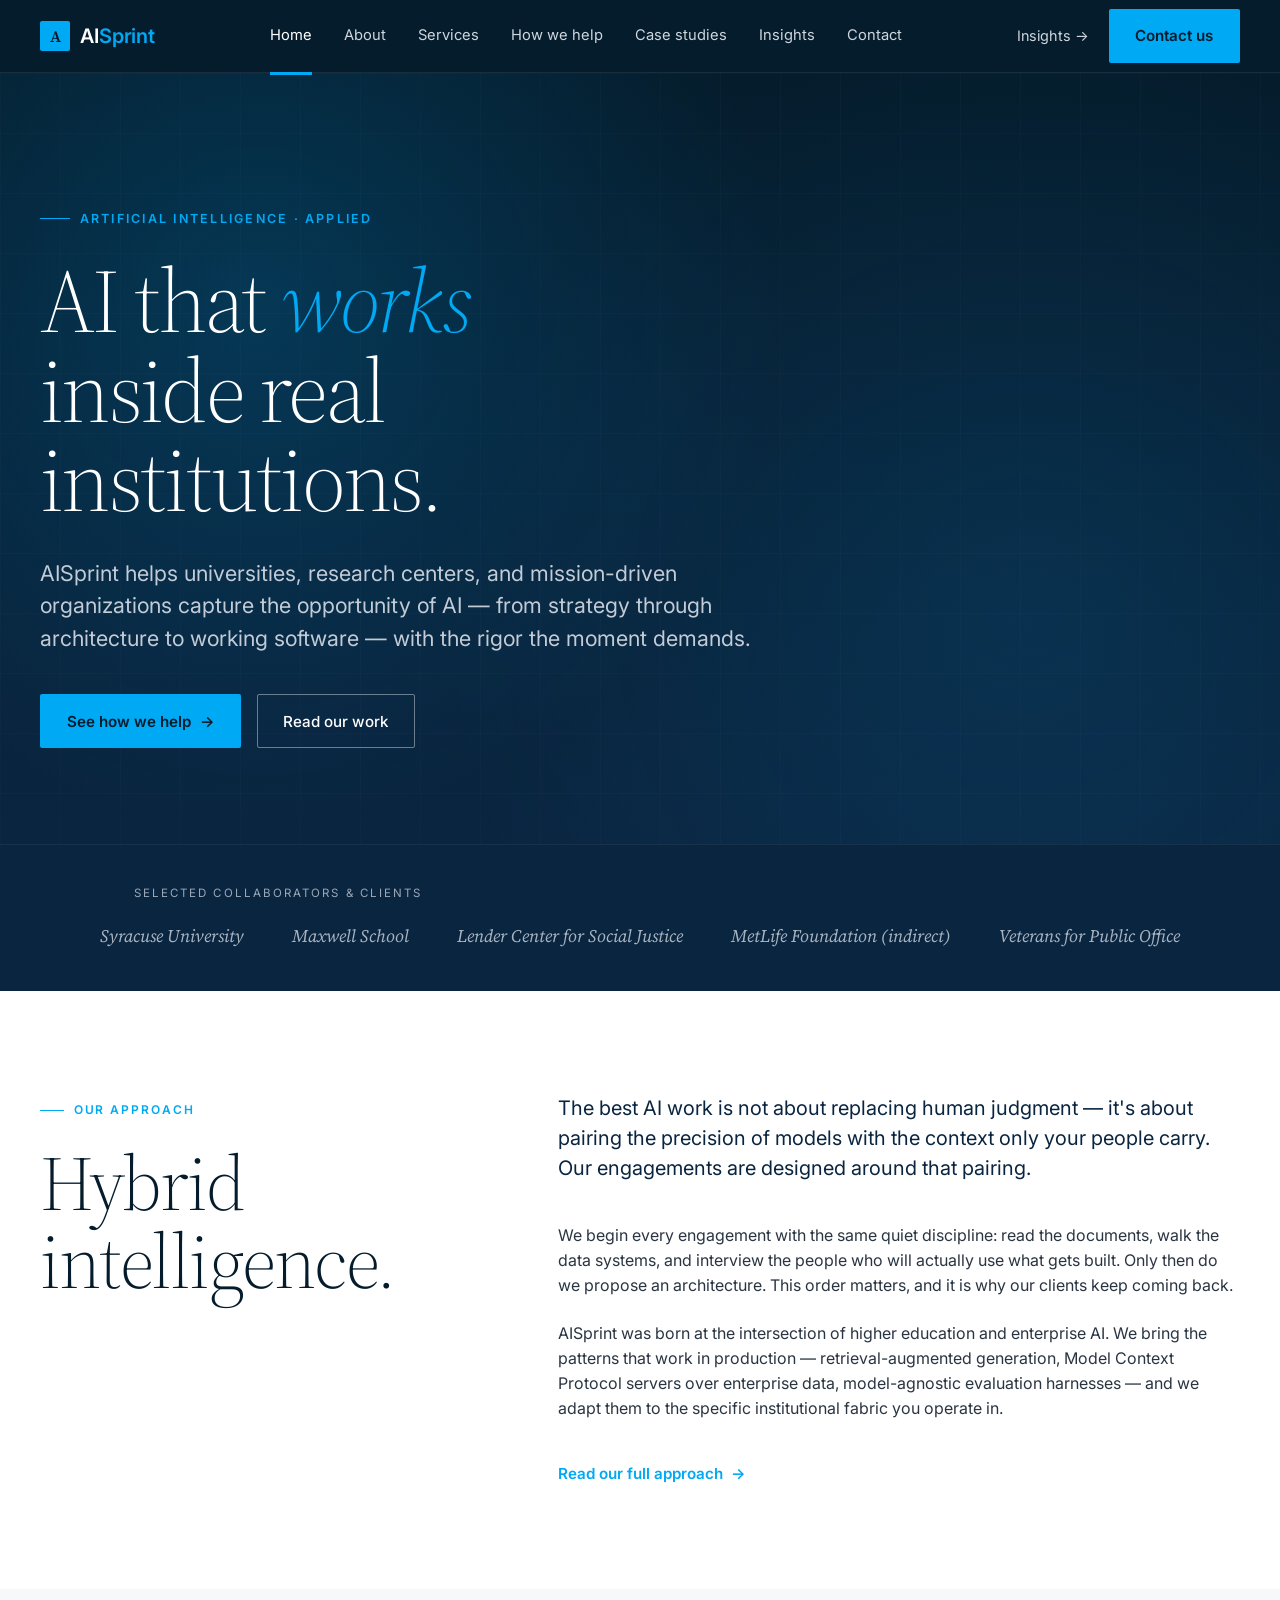
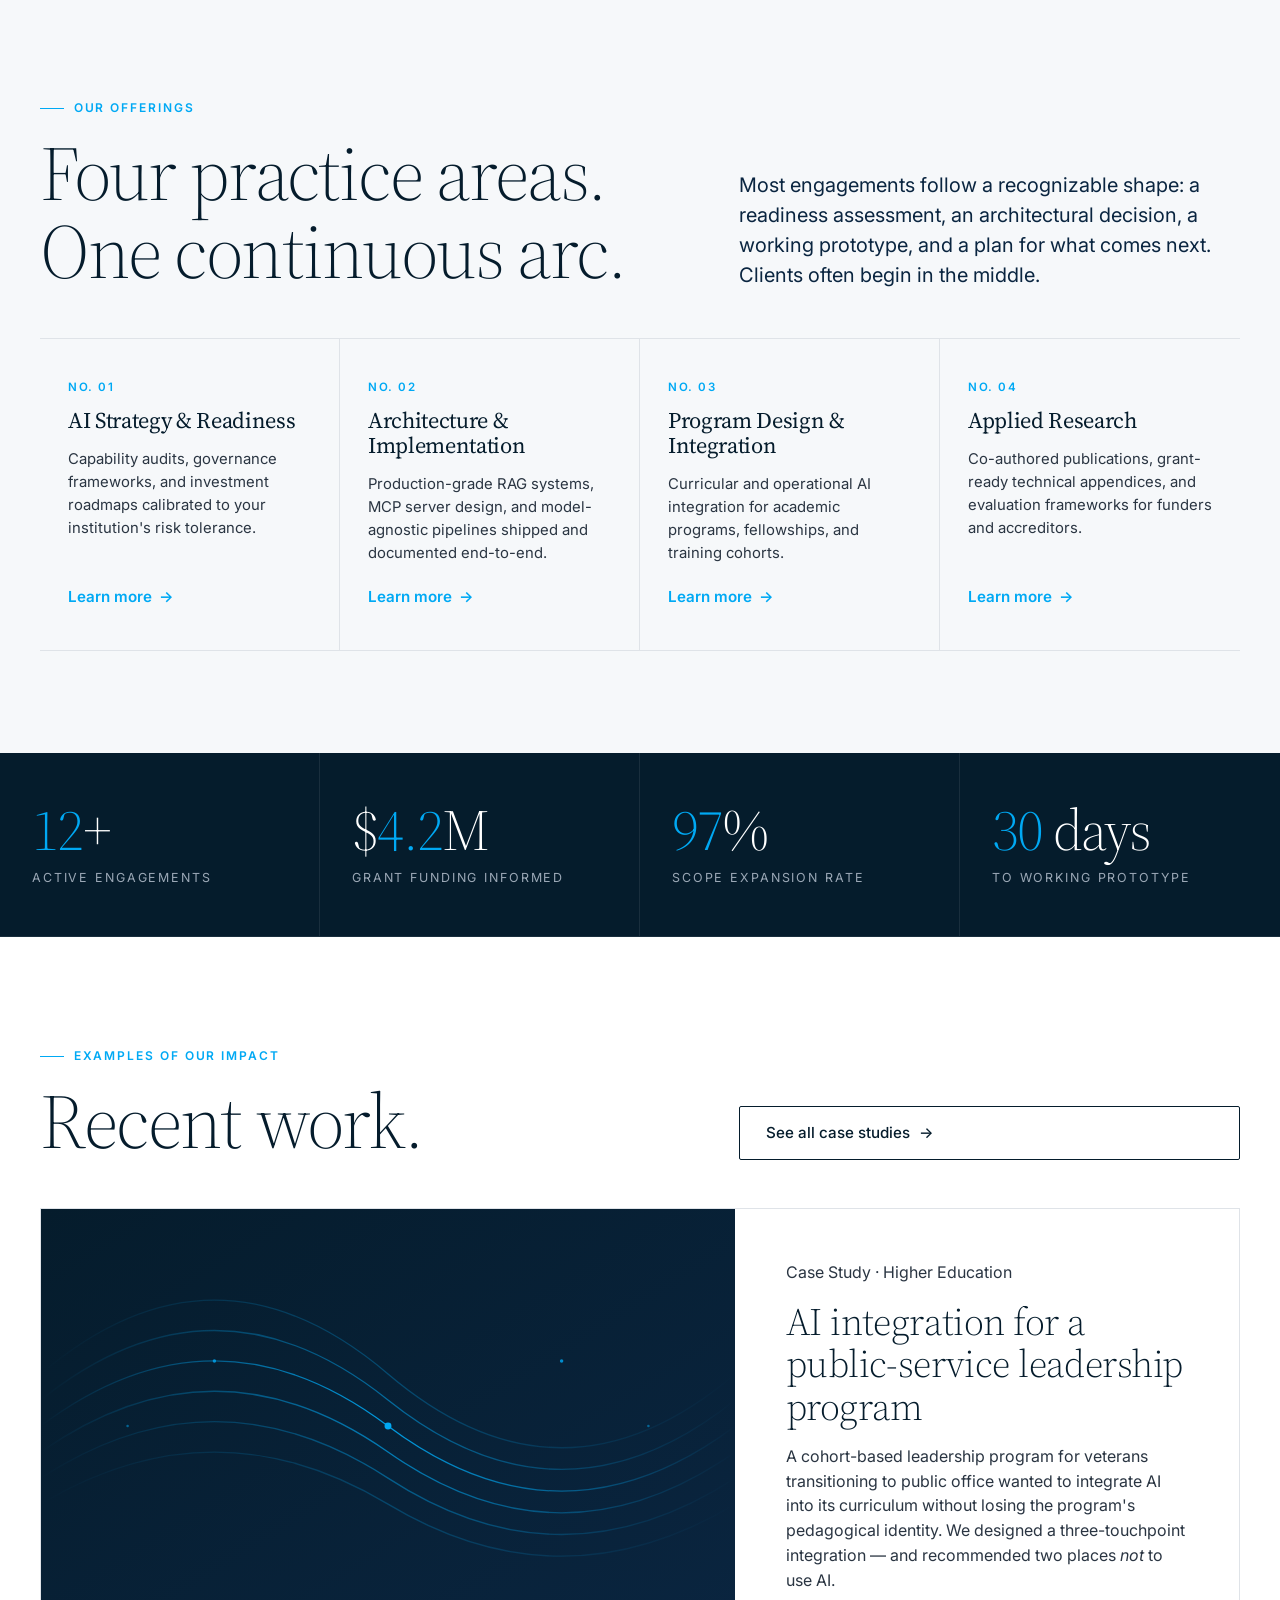
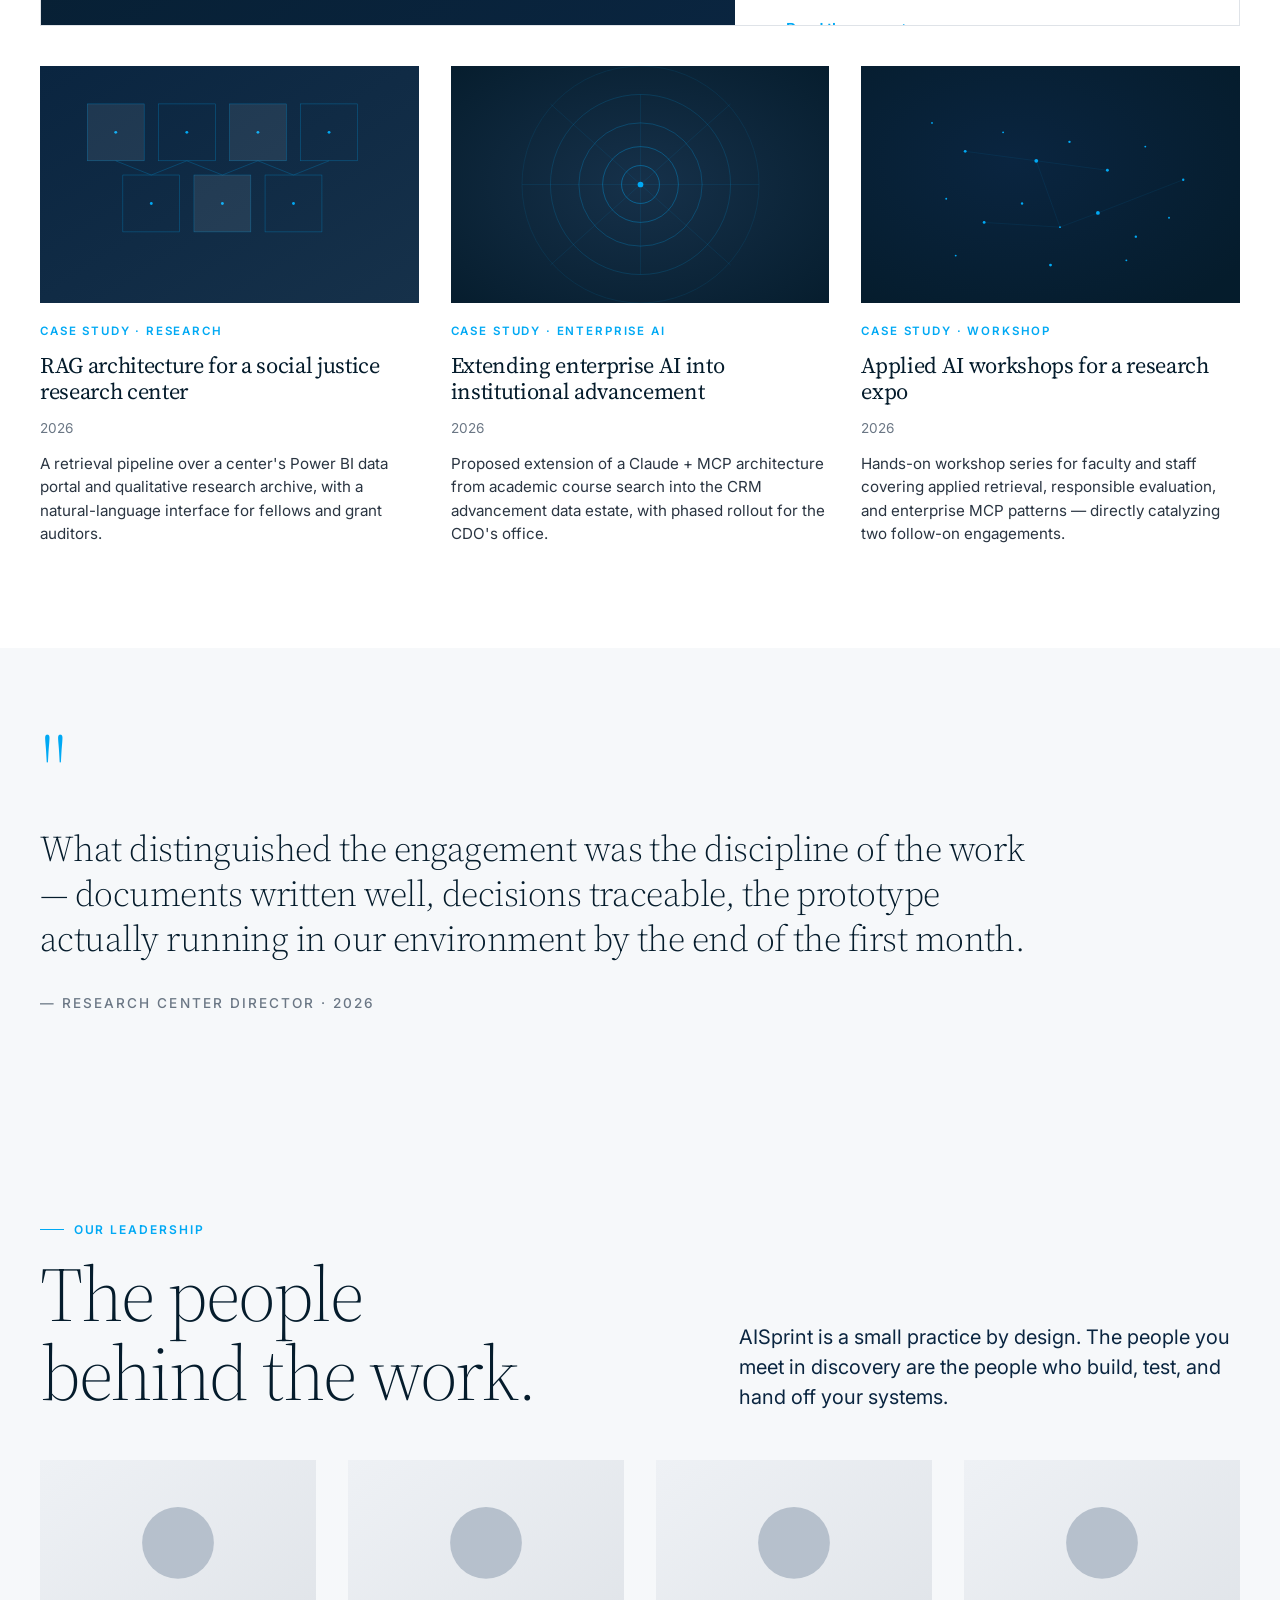
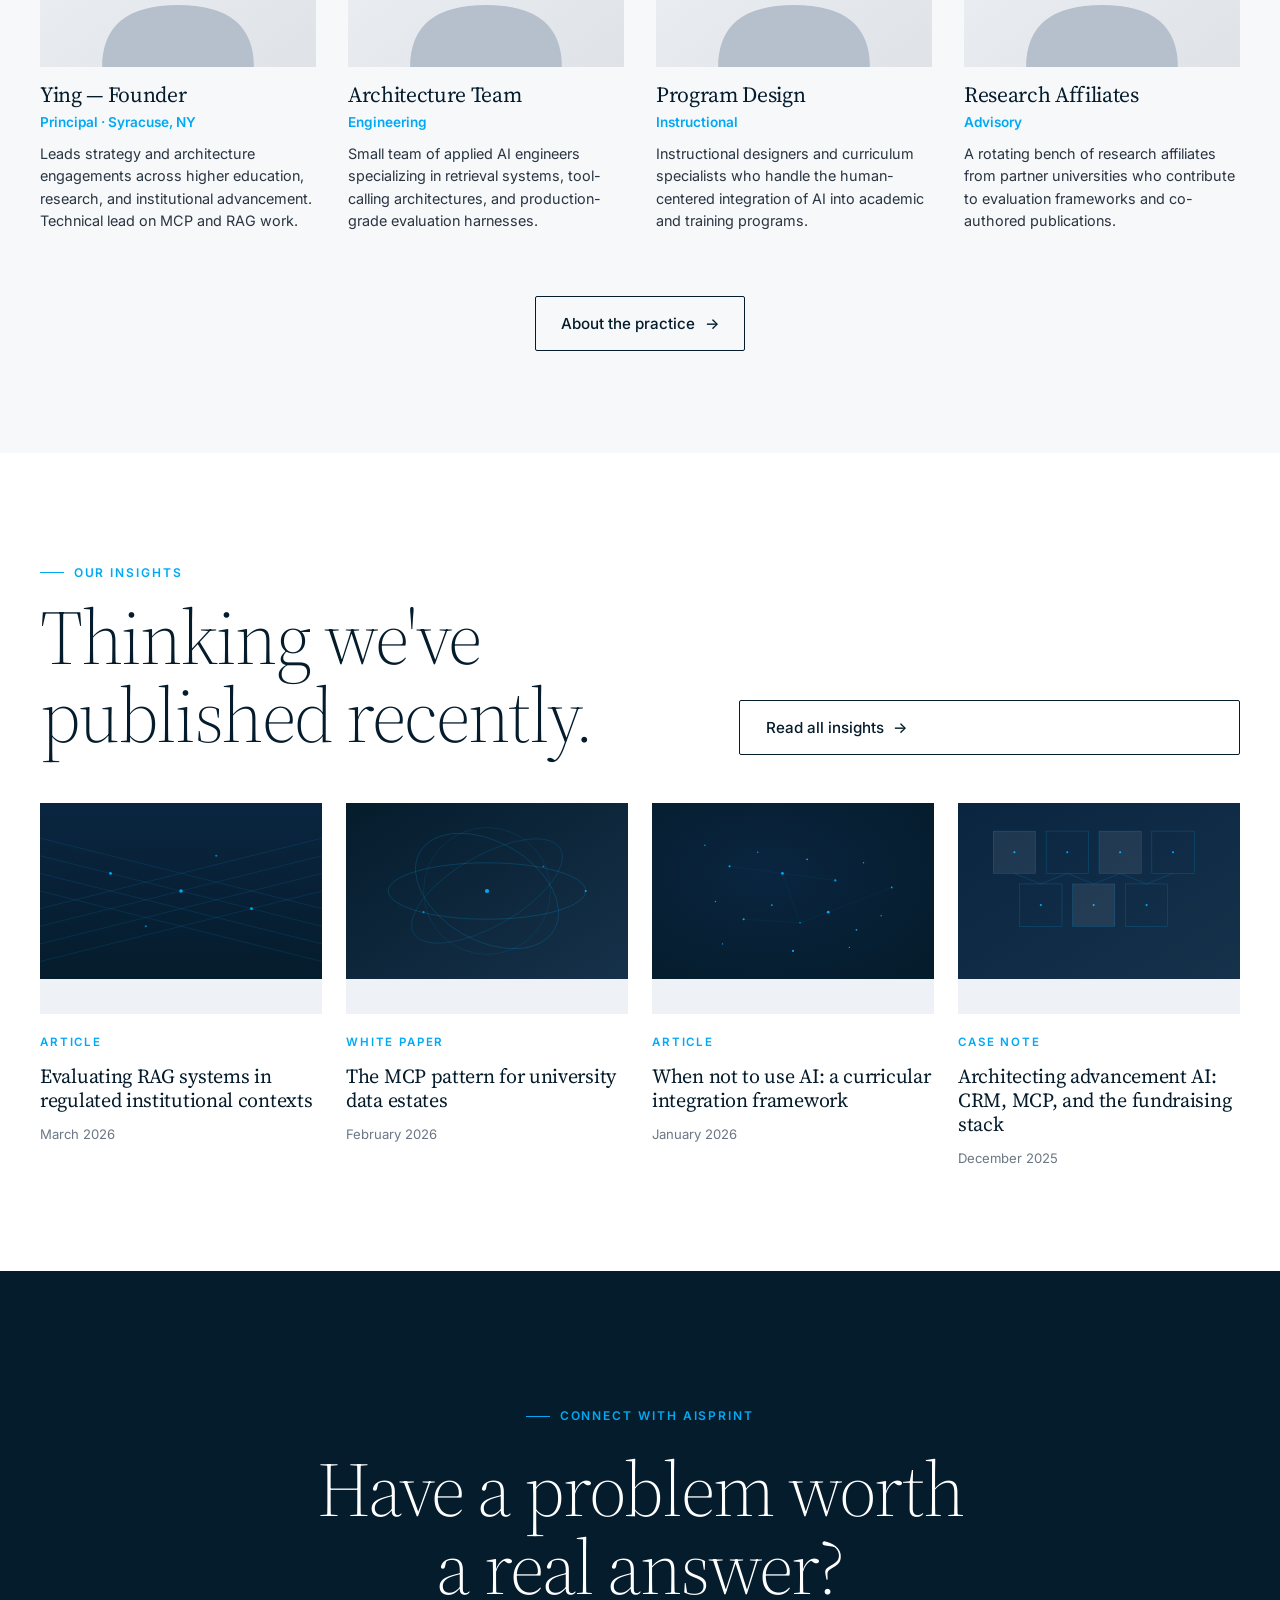
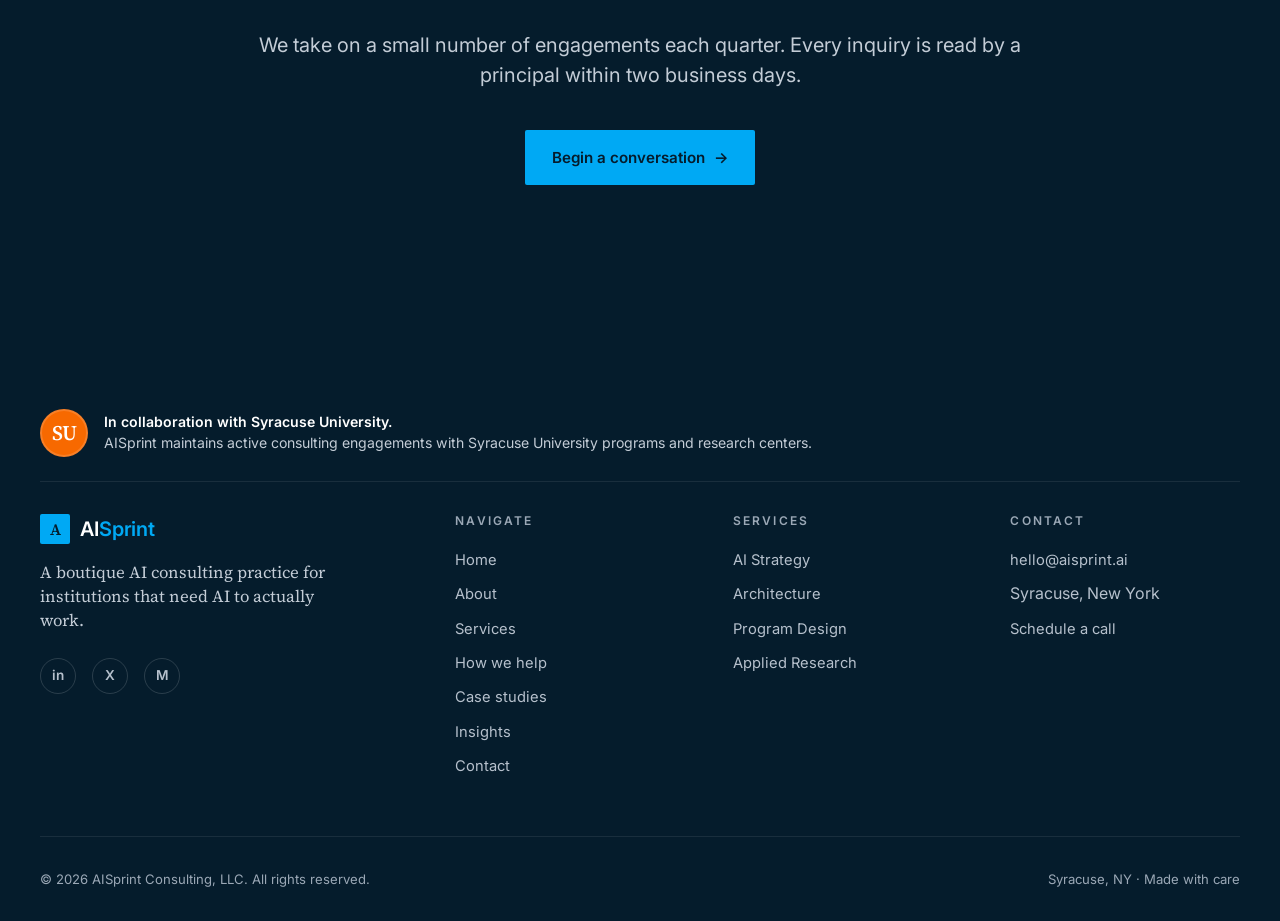
<file: index.html>
<!DOCTYPE html>
<html lang="en">
<head>
<meta charset="UTF-8">
<meta name="viewport" content="width=device-width, initial-scale=1.0">
<title>AISprint — AI Consulting for Institutions That Can't Afford to Get It Wrong</title>
<meta name="description" content="AISprint is a boutique AI consulting practice working with universities, research centers, and mission-driven institutions. Strategy, architecture, implementation.">
<link rel="icon" type="image/svg+xml" href="assets/favicon.svg">
<link rel="stylesheet" href="css/styles.css">
</head>
<body>

<!-- ================== TOP NAV ================== -->
<header class="topbar">
  <div class="topbar-inner">
    <a href="index.html" class="brand">
      <span class="brand-mark">A</span>
      <span class="brand-name">AI<em>Sprint</em></span>
    </a>
    <nav>
      <ul class="nav-primary">
        <li><a href="index.html" class="active">Home</a></li>
        <li><a href="about.html">About</a></li>
        <li><a href="services.html">Services</a></li>
        <li><a href="how-we-help.html">How we help</a></li>
        <li><a href="case-studies.html">Case studies</a></li>
        <li><a href="insights.html">Insights</a></li>
        <li><a href="contact.html">Contact</a></li>
      </ul>
    </nav>
    <div class="nav-right">
      <a href="insights.html" class="nav-search" aria-label="Insights">Insights →</a>
      <a href="contact.html" class="btn btn-primary">Contact us</a>
      <button class="nav-toggle" aria-expanded="false" aria-label="Menu">☰</button>
    </div>
  </div>
</header>

<main id="main">

<!-- ================== HERO ================== -->
<section class="hero">
  <div class="container-wide">
    <div class="hero-eyebrow reveal">Artificial Intelligence · Applied</div>
    <h1 class="hero-title reveal d1">
      AI that <em>works</em><br>
      inside real<br>
      institutions.
    </h1>
    <p class="hero-sub reveal d2">
      AISprint helps universities, research centers, and mission-driven organizations capture the
      opportunity of AI — from strategy through architecture to working software — with the rigor
      the moment demands.
    </p>
    <div class="hero-actions reveal d3">
      <a href="how-we-help.html" class="btn btn-primary">See how we help <span class="arr">→</span></a>
      <a href="case-studies.html" class="btn btn-ghost-light">Read our work</a>
    </div>
  </div>
</section>

<!-- ================== TRUST STRIP ================== -->
<div class="trust">
  <div class="container-wide">
    <p class="trust-label">Selected collaborators &amp; clients</p>
    <ul class="trust-list">
      <li>Syracuse University</li>
      <li>Maxwell School</li>
      <li>Lender Center for Social Justice</li>
      <li>MetLife Foundation (indirect)</li>
      <li>Veterans for Public Office</li>
    </ul>
  </div>
</div>

<!-- ================== OPENING NARRATIVE ================== -->
<section class="section">
  <div class="container">
    <div class="split">
      <div class="split-sticky">
        <div class="eyebrow">Our approach</div>
        <h2 class="h-display mt-2">Hybrid<br>intelligence.</h2>
      </div>
      <div>
        <p class="lead mb-3" data-reveal>
          The best AI work is not about replacing human judgment — it's about pairing the precision
          of models with the context only your people carry. Our engagements are designed around
          that pairing.
        </p>
        <p class="mb-2" data-reveal>
          We begin every engagement with the same quiet discipline: read the documents, walk the
          data systems, and interview the people who will actually use what gets built. Only then
          do we propose an architecture. This order matters, and it is why our clients keep coming back.
        </p>
        <p class="mb-3" data-reveal>
          AISprint was born at the intersection of higher education and enterprise AI. We bring the
          patterns that work in production — retrieval-augmented generation, Model Context Protocol
          servers over enterprise data, model-agnostic evaluation harnesses — and we adapt them to
          the specific institutional fabric you operate in.
        </p>
        <a href="about.html" class="btn-link" data-reveal>Read our full approach <span>→</span></a>
      </div>
    </div>
  </div>
</section>

<!-- ================== OFFERINGS ================== -->
<section class="section bg-paper">
  <div class="container">
    <div class="section-head">
      <div>
        <div class="eyebrow">Our offerings</div>
        <h2 class="h-display">Four practice areas.<br>One continuous arc.</h2>
      </div>
      <p class="lead">
        Most engagements follow a recognizable shape: a readiness assessment, an architectural
        decision, a working prototype, and a plan for what comes next. Clients often begin in
        the middle.
      </p>
    </div>

    <div class="offer-grid">
      <article class="offer" data-reveal>
        <div class="kicker">No. 01</div>
        <h3>AI Strategy &amp; Readiness</h3>
        <p>Capability audits, governance frameworks, and investment roadmaps calibrated to your institution's risk tolerance.</p>
        <a href="services.html#strategy" class="btn-link">Learn more <span>→</span></a>
      </article>
      <article class="offer" data-reveal>
        <div class="kicker">No. 02</div>
        <h3>Architecture &amp; Implementation</h3>
        <p>Production-grade RAG systems, MCP server design, and model-agnostic pipelines shipped and documented end-to-end.</p>
        <a href="services.html#architecture" class="btn-link">Learn more <span>→</span></a>
      </article>
      <article class="offer" data-reveal>
        <div class="kicker">No. 03</div>
        <h3>Program Design &amp; Integration</h3>
        <p>Curricular and operational AI integration for academic programs, fellowships, and training cohorts.</p>
        <a href="services.html#program" class="btn-link">Learn more <span>→</span></a>
      </article>
      <article class="offer" data-reveal>
        <div class="kicker">No. 04</div>
        <h3>Applied Research</h3>
        <p>Co-authored publications, grant-ready technical appendices, and evaluation frameworks for funders and accreditors.</p>
        <a href="services.html#research" class="btn-link">Learn more <span>→</span></a>
      </article>
    </div>
  </div>
</section>

<!-- ================== STATS BAND ================== -->
<section class="stats-band">
  <div class="stat">
    <div class="stat-value"><em>12</em>+</div>
    <div class="stat-label">Active engagements</div>
  </div>
  <div class="stat">
    <div class="stat-value">$<em>4.2</em>M</div>
    <div class="stat-label">Grant funding informed</div>
  </div>
  <div class="stat">
    <div class="stat-value"><em>97</em>%</div>
    <div class="stat-label">Scope expansion rate</div>
  </div>
  <div class="stat">
    <div class="stat-value"><em>30</em> days</div>
    <div class="stat-label">To working prototype</div>
  </div>
</section>

<!-- ================== IMPACT / CASE STUDIES ================== -->
<section class="section">
  <div class="container">
    <div class="section-head">
      <div>
        <div class="eyebrow">Examples of our impact</div>
        <h2 class="h-display">Recent work.</h2>
      </div>
      <a href="case-studies.html" class="btn btn-ghost">See all case studies <span class="arr">→</span></a>
    </div>

    <!-- Featured case -->
    <article class="impact-featured" data-reveal>
      <div class="thumb">
        <object data="assets/graphic-flow.svg" type="image/svg+xml" aria-label="Flowing data visualization"></object>
      </div>
      <div class="body">
        <div class="tag">Case Study · Higher Education</div>
        <h3>AI integration for a public-service leadership program</h3>
        <p class="mb-2">A cohort-based leadership program for veterans transitioning to public office wanted to integrate AI into its curriculum without losing the program's pedagogical identity. We designed a three-touchpoint integration — and recommended two places <em>not</em> to use AI.</p>
        <a href="case-studies.html" class="btn-link">Read the case <span>→</span></a>
      </div>
    </article>

    <div class="impact-grid">
      <article class="impact-card" data-reveal>
        <div class="thumb"><object data="assets/graphic-grid.svg" type="image/svg+xml" aria-label=""></object></div>
        <div class="tag">Case Study · Research</div>
        <h3>RAG architecture for a social justice research center</h3>
        <div class="meta">2026</div>
        <p>A retrieval pipeline over a center's Power BI data portal and qualitative research archive, with a natural-language interface for fellows and grant auditors.</p>
      </article>
      <article class="impact-card" data-reveal>
        <div class="thumb"><object data="assets/graphic-rings.svg" type="image/svg+xml" aria-label=""></object></div>
        <div class="tag">Case Study · Enterprise AI</div>
        <h3>Extending enterprise AI into institutional advancement</h3>
        <div class="meta">2026</div>
        <p>Proposed extension of a Claude + MCP architecture from academic course search into the CRM advancement data estate, with phased rollout for the CDO's office.</p>
      </article>
      <article class="impact-card" data-reveal>
        <div class="thumb"><object data="assets/graphic-particles.svg" type="image/svg+xml" aria-label=""></object></div>
        <div class="tag">Case Study · Workshop</div>
        <h3>Applied AI workshops for a research expo</h3>
        <div class="meta">2026</div>
        <p>Hands-on workshop series for faculty and staff covering applied retrieval, responsible evaluation, and enterprise MCP patterns — directly catalyzing two follow-on engagements.</p>
      </article>
    </div>
  </div>
</section>

<!-- ================== QUOTE ================== -->
<section class="quote-section">
  <div class="container">
    <p class="quote-text" data-reveal>
      What distinguished the engagement was the discipline of the work — documents written well,
      decisions traceable, the prototype actually running in our environment by the end of the
      first month.
    </p>
    <div class="quote-attr">— Research Center Director · 2026</div>
  </div>
</section>

<!-- ================== LEADERSHIP PREVIEW ================== -->
<section class="section bg-paper">
  <div class="container">
    <div class="section-head">
      <div>
        <div class="eyebrow">Our leadership</div>
        <h2 class="h-display">The people<br>behind the work.</h2>
      </div>
      <p class="lead">
        AISprint is a small practice by design. The people you meet in discovery are the people
        who build, test, and hand off your systems.
      </p>
    </div>

    <div class="people-grid">
      <div class="person" data-reveal>
        <div class="avatar"><object data="assets/avatar-placeholder.svg" type="image/svg+xml" aria-label=""></object></div>
        <h4>Ying — Founder</h4>
        <div class="role">Principal · Syracuse, NY</div>
        <p>Leads strategy and architecture engagements across higher education, research, and institutional advancement. Technical lead on MCP and RAG work.</p>
      </div>
      <div class="person" data-reveal>
        <div class="avatar"><object data="assets/avatar-placeholder.svg" type="image/svg+xml" aria-label=""></object></div>
        <h4>Architecture Team</h4>
        <div class="role">Engineering</div>
        <p>Small team of applied AI engineers specializing in retrieval systems, tool-calling architectures, and production-grade evaluation harnesses.</p>
      </div>
      <div class="person" data-reveal>
        <div class="avatar"><object data="assets/avatar-placeholder.svg" type="image/svg+xml" aria-label=""></object></div>
        <h4>Program Design</h4>
        <div class="role">Instructional</div>
        <p>Instructional designers and curriculum specialists who handle the human-centered integration of AI into academic and training programs.</p>
      </div>
      <div class="person" data-reveal>
        <div class="avatar"><object data="assets/avatar-placeholder.svg" type="image/svg+xml" aria-label=""></object></div>
        <h4>Research Affiliates</h4>
        <div class="role">Advisory</div>
        <p>A rotating bench of research affiliates from partner universities who contribute to evaluation frameworks and co-authored publications.</p>
      </div>
    </div>

    <div class="mt-4 text-center">
      <a href="about.html" class="btn btn-ghost">About the practice <span class="arr">→</span></a>
    </div>
  </div>
</section>

<!-- ================== INSIGHTS PREVIEW ================== -->
<section class="section">
  <div class="container">
    <div class="section-head">
      <div>
        <div class="eyebrow">Our insights</div>
        <h2 class="h-display">Thinking we've<br>published recently.</h2>
      </div>
      <a href="insights.html" class="btn btn-ghost">Read all insights <span class="arr">→</span></a>
    </div>

    <div class="insights-grid">
      <a href="insights.html" class="insight-card" data-reveal>
        <div class="thumb"><object data="assets/graphic-mesh.svg" type="image/svg+xml" aria-label=""></object></div>
        <div class="kind">Article</div>
        <h3>Evaluating RAG systems in regulated institutional contexts</h3>
        <div class="date">March 2026</div>
      </a>
      <a href="insights.html" class="insight-card" data-reveal>
        <div class="thumb"><object data="assets/graphic-orbits.svg" type="image/svg+xml" aria-label=""></object></div>
        <div class="kind">White Paper</div>
        <h3>The MCP pattern for university data estates</h3>
        <div class="date">February 2026</div>
      </a>
      <a href="insights.html" class="insight-card" data-reveal>
        <div class="thumb"><object data="assets/graphic-particles.svg" type="image/svg+xml" aria-label=""></object></div>
        <div class="kind">Article</div>
        <h3>When not to use AI: a curricular integration framework</h3>
        <div class="date">January 2026</div>
      </a>
      <a href="insights.html" class="insight-card" data-reveal>
        <div class="thumb"><object data="assets/graphic-grid.svg" type="image/svg+xml" aria-label=""></object></div>
        <div class="kind">Case Note</div>
        <h3>Architecting advancement AI: CRM, MCP, and the fundraising stack</h3>
        <div class="date">December 2025</div>
      </a>
    </div>
  </div>
</section>

<!-- ================== CTA ================== -->
<section class="section-lg bg-dark">
  <div class="container text-center">
    <div class="eyebrow mb-2">Connect with AISprint</div>
    <h2 class="h-display mb-2" style="color: var(--white); max-width: 18ch; margin-left: auto; margin-right: auto;">Have a problem worth a real answer?</h2>
    <p class="lead mb-3" style="color: #c3ccd6; margin-left: auto; margin-right: auto;">
      We take on a small number of engagements each quarter. Every inquiry is read by a principal within two business days.
    </p>
    <a href="contact.html" class="btn btn-primary">Begin a conversation <span class="arr">→</span></a>
  </div>
</section>

</main>

<!-- ================== FOOTER ================== -->
<footer class="footer">
  <div class="container-wide">
    <div class="affiliation">
      <div class="affiliation-mark">SU</div>
      <div class="affiliation-text">
        <strong>In collaboration with Syracuse University.</strong><br>
        AISprint maintains active consulting engagements with Syracuse University programs and research centers.
      </div>
    </div>

    <div class="footer-top">
      <div>
        <div class="brand">
          <span class="brand-mark">A</span>
          <span class="brand-name">AI<em>Sprint</em></span>
        </div>
        <p class="footer-tag">A boutique AI consulting practice for institutions that need AI to actually work.</p>
        <div class="footer-social">
          <a href="#" aria-label="LinkedIn">in</a>
          <a href="#" aria-label="X / Twitter">X</a>
          <a href="#" aria-label="Medium">M</a>
        </div>
      </div>
      <div>
        <h4>Navigate</h4>
        <ul>
          <li><a href="index.html">Home</a></li>
          <li><a href="about.html">About</a></li>
          <li><a href="services.html">Services</a></li>
          <li><a href="how-we-help.html">How we help</a></li>
          <li><a href="case-studies.html">Case studies</a></li>
          <li><a href="insights.html">Insights</a></li>
          <li><a href="contact.html">Contact</a></li>
        </ul>
      </div>
      <div>
        <h4>Services</h4>
        <ul>
          <li><a href="services.html#strategy">AI Strategy</a></li>
          <li><a href="services.html#architecture">Architecture</a></li>
          <li><a href="services.html#program">Program Design</a></li>
          <li><a href="services.html#research">Applied Research</a></li>
        </ul>
      </div>
      <div>
        <h4>Contact</h4>
        <ul>
          <li><a href="mailto:hello@aisprint.ai">hello@aisprint.ai</a></li>
          <li>Syracuse, New York</li>
          <li><a href="contact.html">Schedule a call</a></li>
        </ul>
      </div>
    </div>
    <div class="footer-base">
      <span>© <span data-year>2026</span> AISprint Consulting, LLC. All rights reserved.</span>
      <span>Syracuse, NY · Made with care</span>
    </div>
  </div>
</footer>

<script src="js/main.js"></script>
</body>
</html>
</file>
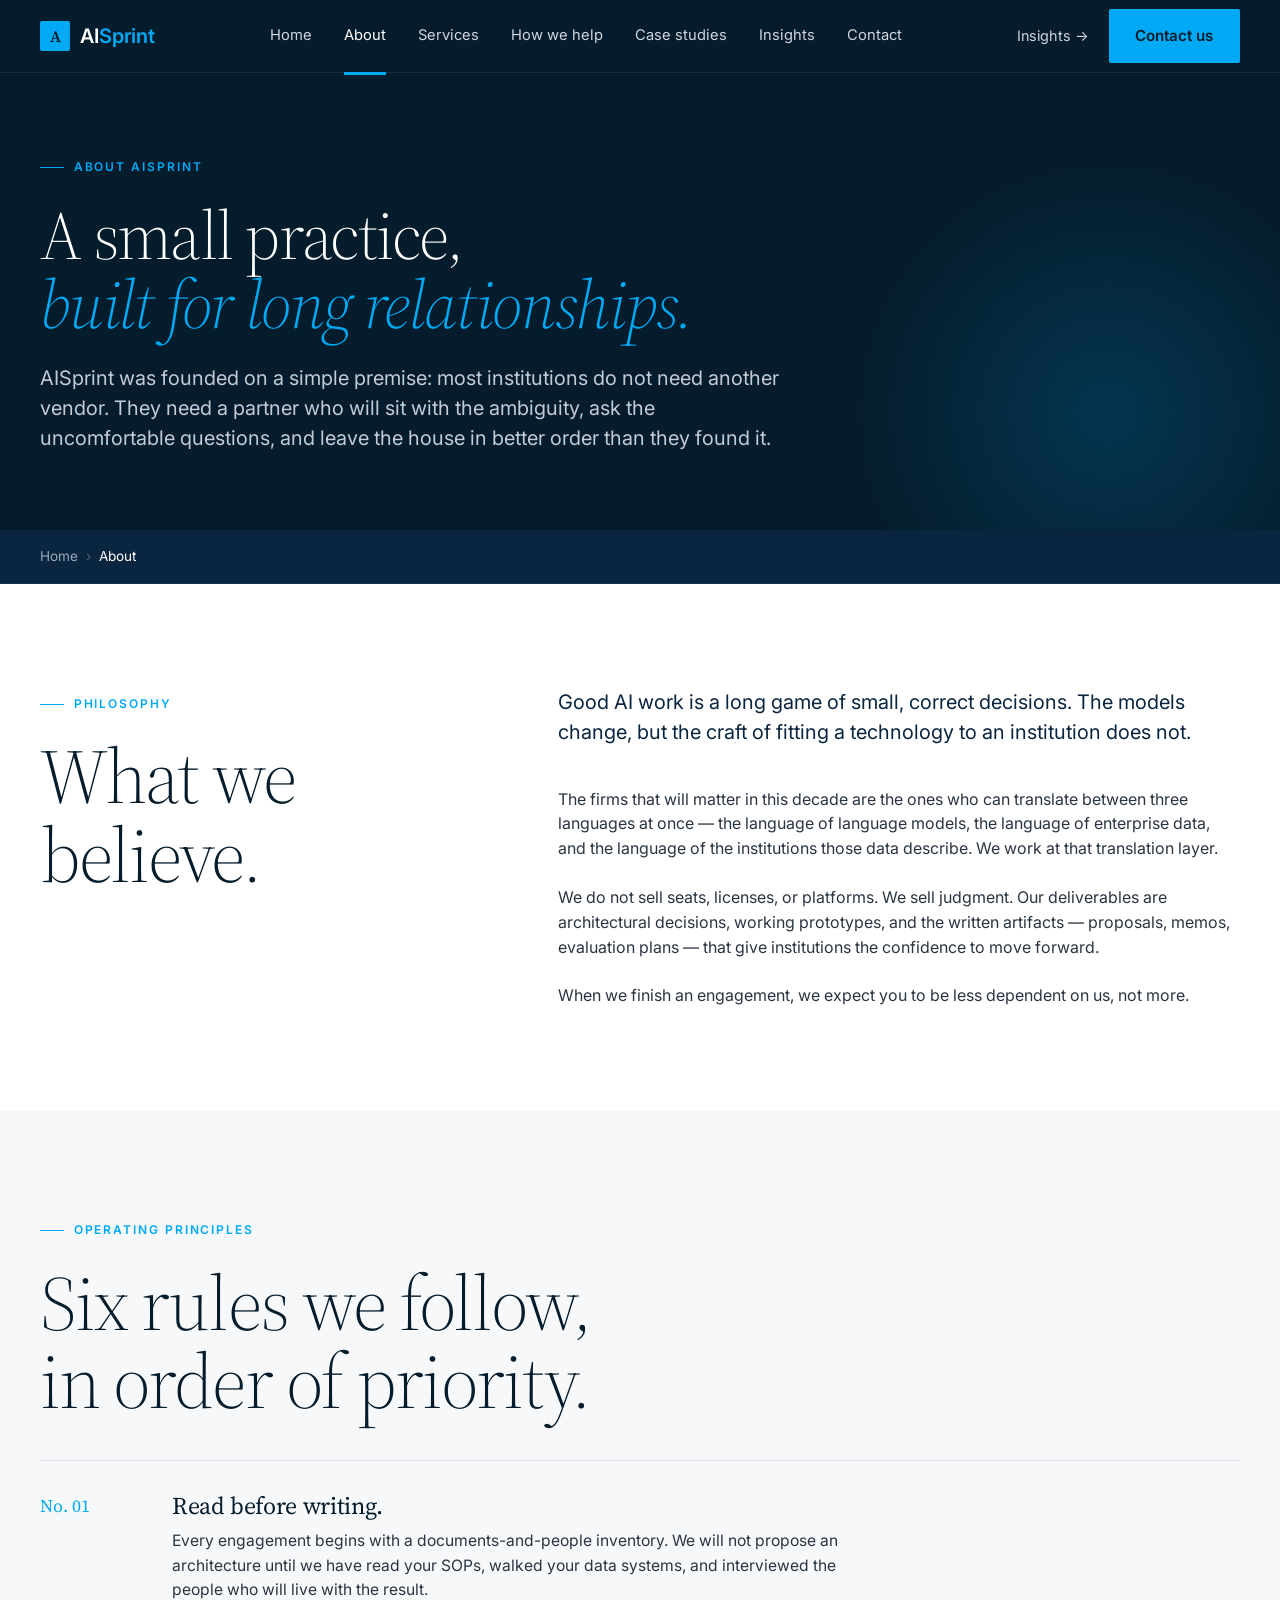
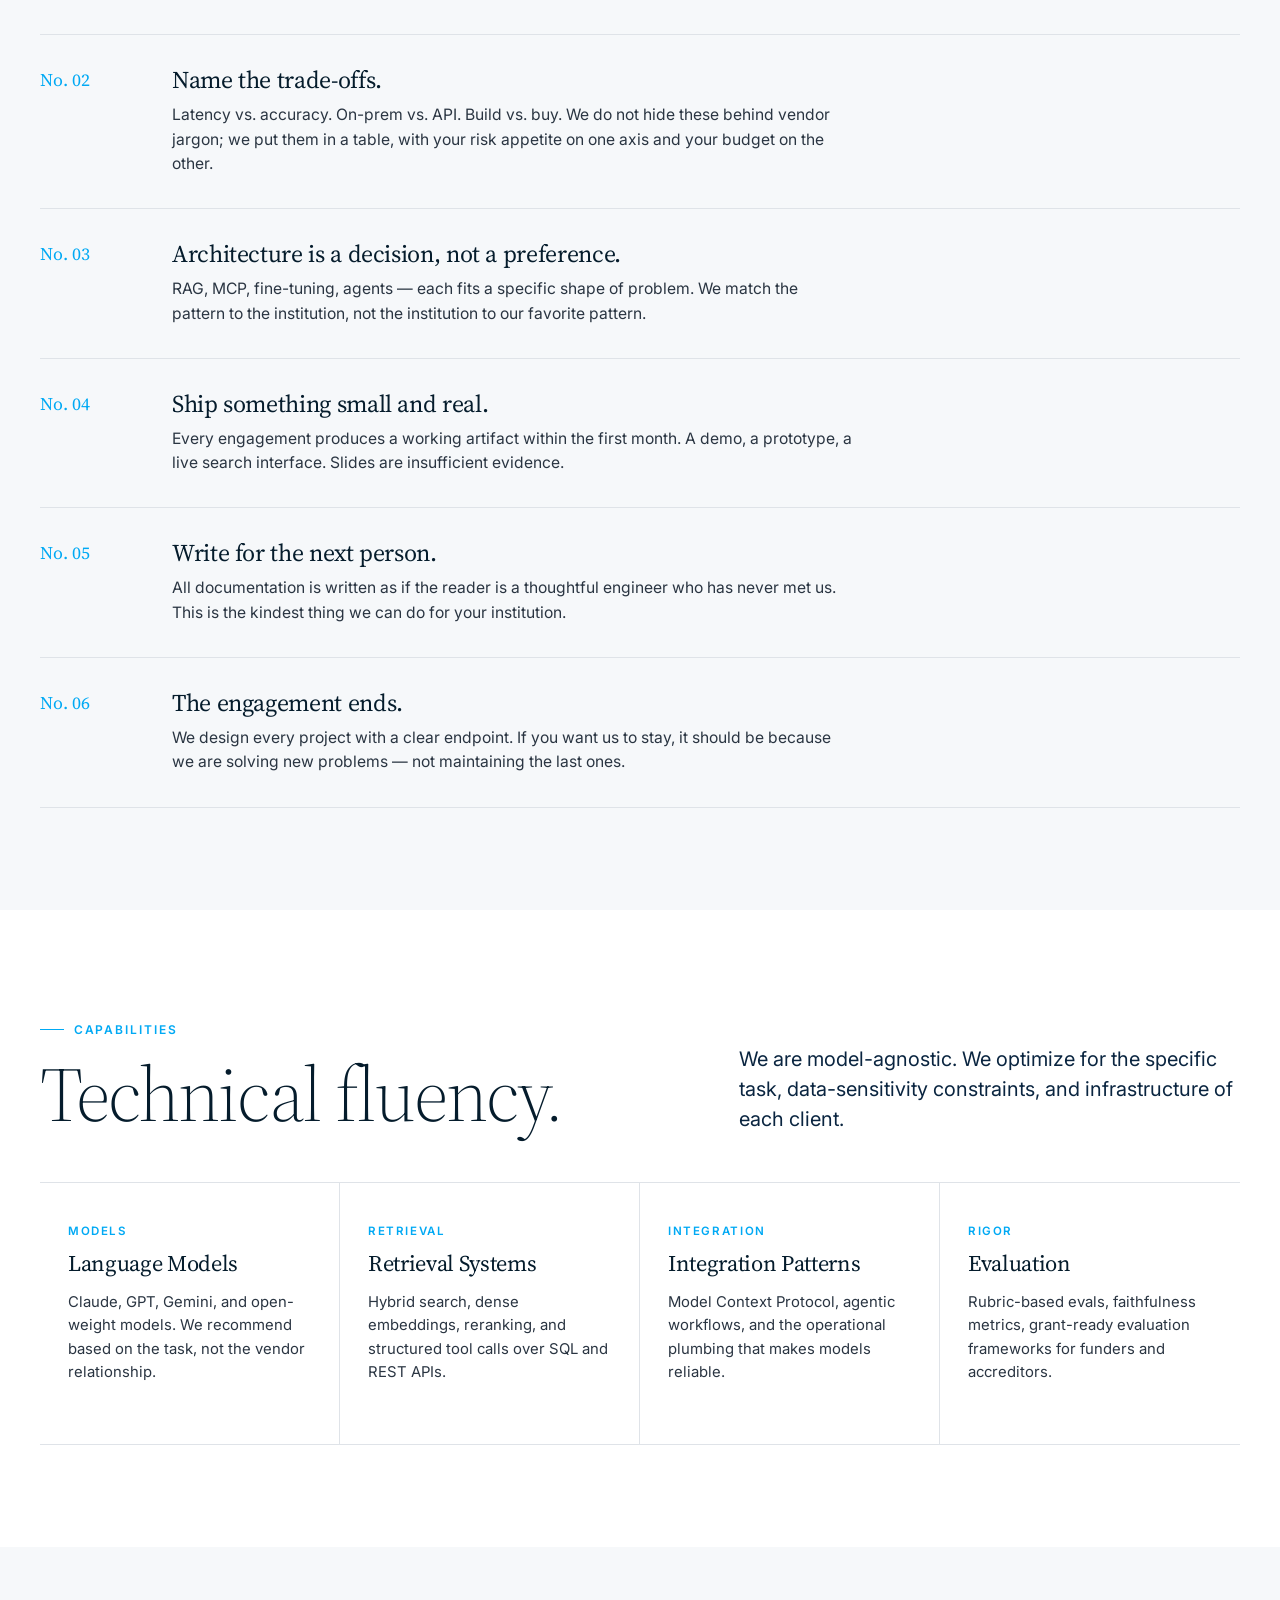
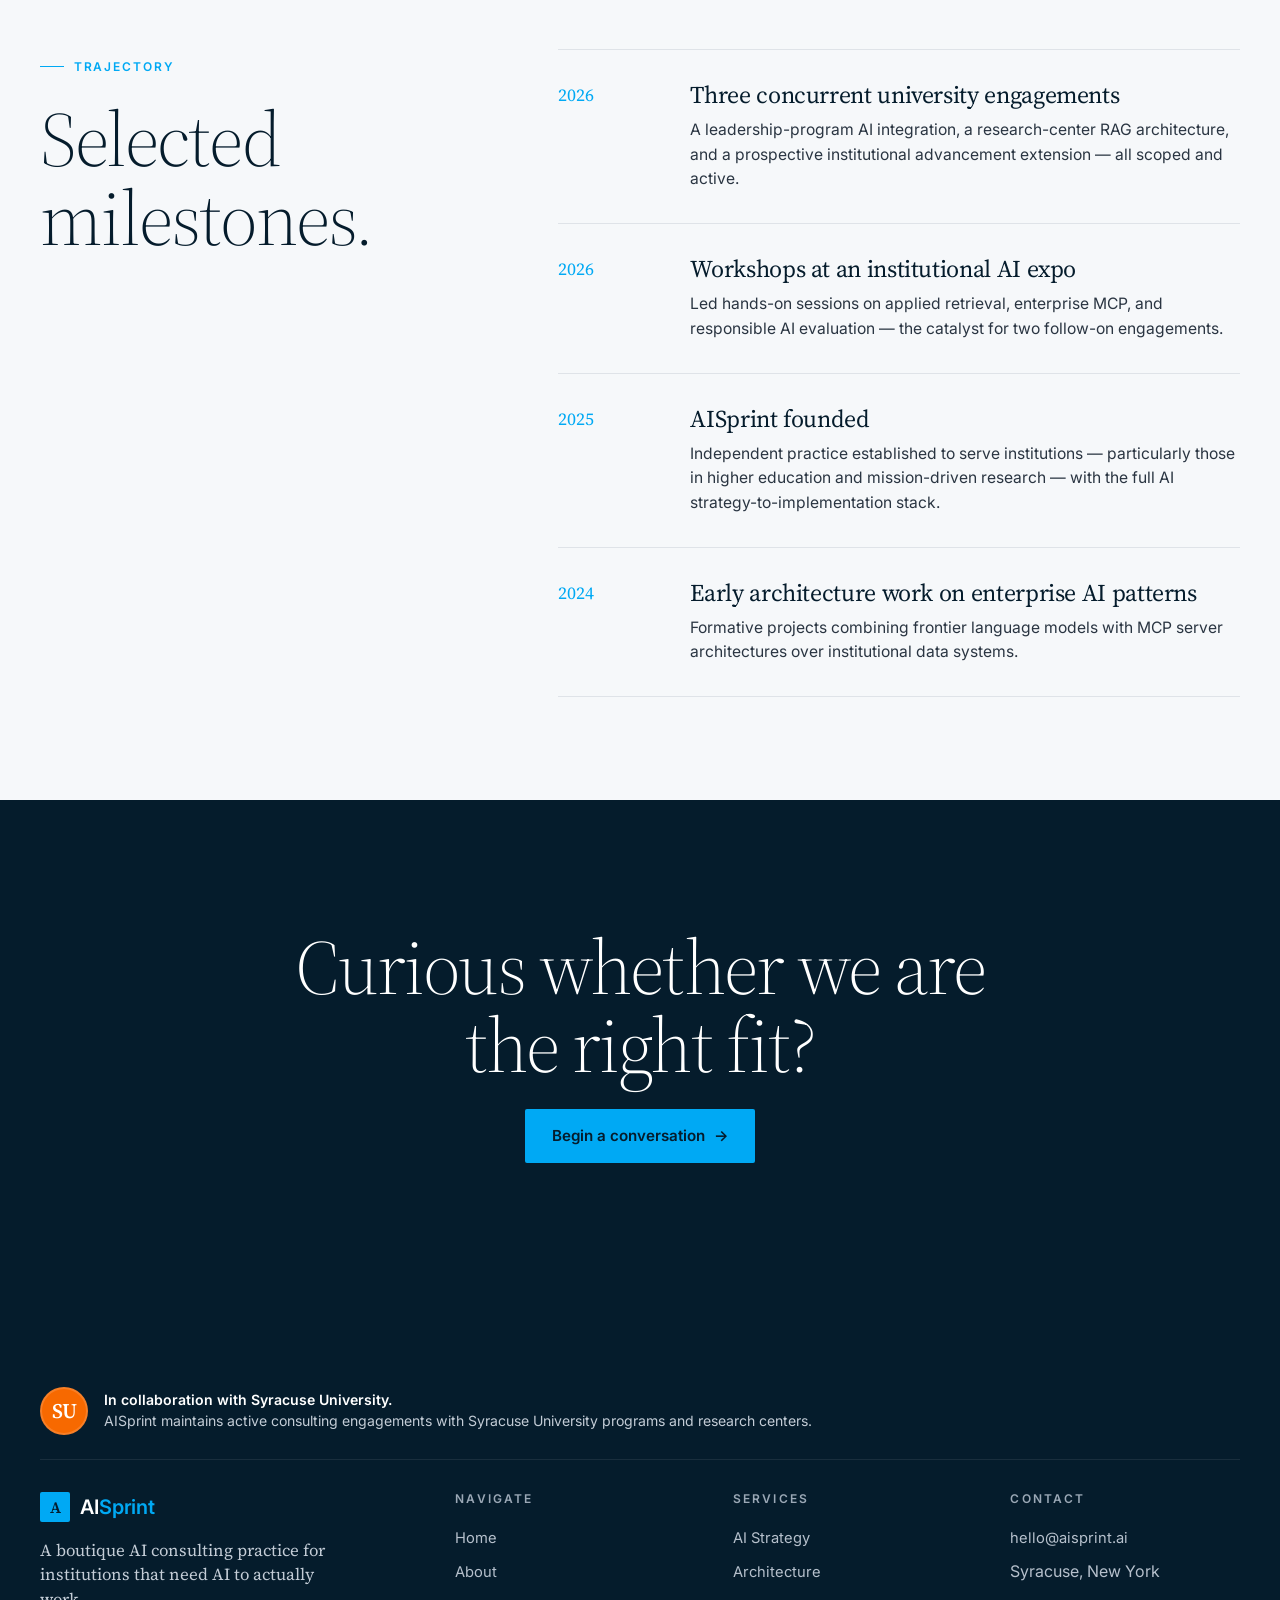
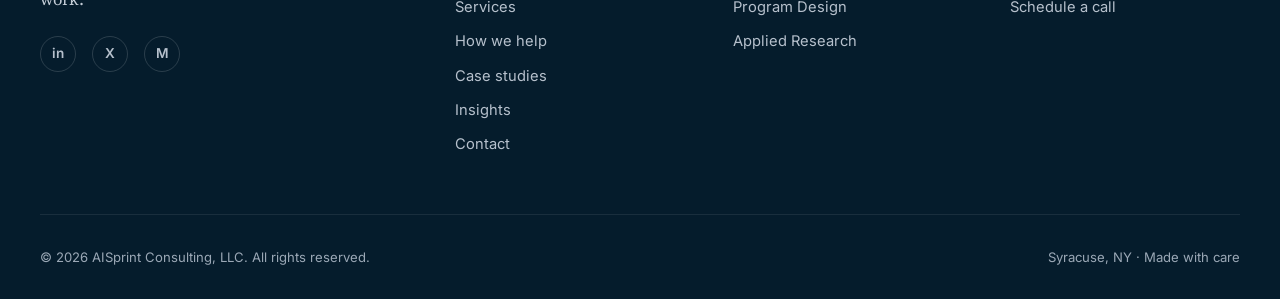
<file: about.html>
<!DOCTYPE html>
<html lang="en">
<head>
<meta charset="UTF-8">
<meta name="viewport" content="width=device-width, initial-scale=1.0">
<title>About — AISprint</title>
<meta name="description" content="AISprint is a boutique AI consulting practice. A small team built for long client relationships.">
<link rel="icon" type="image/svg+xml" href="assets/favicon.svg">
<link rel="stylesheet" href="css/styles.css">
</head>
<body>
<header class="topbar">
  <div class="topbar-inner">
    <a href="index.html" class="brand">
      <span class="brand-mark">A</span>
      <span class="brand-name">AI<em>Sprint</em></span>
    </a>
    <nav>
      <ul class="nav-primary">
        <li><a href="index.html">Home</a></li>
        <li><a href="about.html" class="active">About</a></li>
        <li><a href="services.html">Services</a></li>
        <li><a href="how-we-help.html">How we help</a></li>
        <li><a href="case-studies.html">Case studies</a></li>
        <li><a href="insights.html">Insights</a></li>
        <li><a href="contact.html">Contact</a></li>
      </ul>
    </nav>
    <div class="nav-right">
      <a href="insights.html" class="nav-search">Insights →</a>
      <a href="contact.html" class="btn btn-primary">Contact us</a>
      <button class="nav-toggle" aria-expanded="false" aria-label="Menu">☰</button>
    </div>
  </div>
</header>
<main id="main">

<section class="page-hero">
  <div class="container-wide">
    <div class="eyebrow mb-2" style="color: var(--accent);">About AISprint</div>
    <h1>A small practice,<br><em>built for long relationships.</em></h1>
    <p class="lead">
      AISprint was founded on a simple premise: most institutions do not need another vendor.
      They need a partner who will sit with the ambiguity, ask the uncomfortable questions, and
      leave the house in better order than they found it.
    </p>
  </div>
</section>

<div class="breadcrumb-row">
  <div class="container-wide">
    <a href="index.html">Home</a>
    <span class="sep">›</span>
    <span class="current">About</span>
  </div>
</div>

<section class="section">
  <div class="container split">
    <div class="split-sticky">
      <div class="eyebrow">Philosophy</div>
      <h2 class="h-display mt-2">What we<br>believe.</h2>
    </div>
    <div>
      <p class="lead mb-3">
        Good AI work is a long game of small, correct decisions. The models change, but the craft
        of fitting a technology to an institution does not.
      </p>
      <p class="mb-2">
        The firms that will matter in this decade are the ones who can translate between three
        languages at once — the language of language models, the language of enterprise data, and
        the language of the institutions those data describe. We work at that translation layer.
      </p>
      <p class="mb-2">
        We do not sell seats, licenses, or platforms. We sell judgment. Our deliverables are
        architectural decisions, working prototypes, and the written artifacts — proposals, memos,
        evaluation plans — that give institutions the confidence to move forward.
      </p>
      <p>
        When we finish an engagement, we expect you to be less dependent on us, not more.
      </p>
    </div>
  </div>
</section>

<section class="section bg-paper">
  <div class="container">
    <div class="eyebrow">Operating principles</div>
    <h2 class="h-display mt-2 mb-3">Six rules we follow,<br>in order of priority.</h2>

    <div class="principle">
      <div class="principle-num">No. 01</div>
      <div>
        <h4>Read before writing.</h4>
        <p>Every engagement begins with a documents-and-people inventory. We will not propose an architecture until we have read your SOPs, walked your data systems, and interviewed the people who will live with the result.</p>
      </div>
    </div>
    <div class="principle">
      <div class="principle-num">No. 02</div>
      <div>
        <h4>Name the trade-offs.</h4>
        <p>Latency vs. accuracy. On-prem vs. API. Build vs. buy. We do not hide these behind vendor jargon; we put them in a table, with your risk appetite on one axis and your budget on the other.</p>
      </div>
    </div>
    <div class="principle">
      <div class="principle-num">No. 03</div>
      <div>
        <h4>Architecture is a decision, not a preference.</h4>
        <p>RAG, MCP, fine-tuning, agents — each fits a specific shape of problem. We match the pattern to the institution, not the institution to our favorite pattern.</p>
      </div>
    </div>
    <div class="principle">
      <div class="principle-num">No. 04</div>
      <div>
        <h4>Ship something small and real.</h4>
        <p>Every engagement produces a working artifact within the first month. A demo, a prototype, a live search interface. Slides are insufficient evidence.</p>
      </div>
    </div>
    <div class="principle">
      <div class="principle-num">No. 05</div>
      <div>
        <h4>Write for the next person.</h4>
        <p>All documentation is written as if the reader is a thoughtful engineer who has never met us. This is the kindest thing we can do for your institution.</p>
      </div>
    </div>
    <div class="principle">
      <div class="principle-num">No. 06</div>
      <div>
        <h4>The engagement ends.</h4>
        <p>We design every project with a clear endpoint. If you want us to stay, it should be because we are solving new problems — not maintaining the last ones.</p>
      </div>
    </div>
  </div>
</section>

<section class="section">
  <div class="container">
    <div class="section-head">
      <div>
        <div class="eyebrow">Capabilities</div>
        <h2 class="h-display">Technical fluency.</h2>
      </div>
      <p class="lead">We are model-agnostic. We optimize for the specific task, data-sensitivity constraints, and infrastructure of each client.</p>
    </div>

    <div class="offer-grid">
      <div class="offer" data-reveal>
        <div class="kicker">Models</div>
        <h3>Language Models</h3>
        <p>Claude, GPT, Gemini, and open-weight models. We recommend based on the task, not the vendor relationship.</p>
      </div>
      <div class="offer" data-reveal>
        <div class="kicker">Retrieval</div>
        <h3>Retrieval Systems</h3>
        <p>Hybrid search, dense embeddings, reranking, and structured tool calls over SQL and REST APIs.</p>
      </div>
      <div class="offer" data-reveal>
        <div class="kicker">Integration</div>
        <h3>Integration Patterns</h3>
        <p>Model Context Protocol, agentic workflows, and the operational plumbing that makes models reliable.</p>
      </div>
      <div class="offer" data-reveal>
        <div class="kicker">Rigor</div>
        <h3>Evaluation</h3>
        <p>Rubric-based evals, faithfulness metrics, grant-ready evaluation frameworks for funders and accreditors.</p>
      </div>
    </div>
  </div>
</section>

<section class="section bg-paper">
  <div class="container split">
    <div class="split-sticky">
      <div class="eyebrow">Trajectory</div>
      <h2 class="h-display mt-2">Selected<br>milestones.</h2>
    </div>
    <div>
      <div class="principle">
        <div class="principle-num">2026</div>
        <div>
          <h4>Three concurrent university engagements</h4>
          <p>A leadership-program AI integration, a research-center RAG architecture, and a prospective institutional advancement extension — all scoped and active.</p>
        </div>
      </div>
      <div class="principle">
        <div class="principle-num">2026</div>
        <div>
          <h4>Workshops at an institutional AI expo</h4>
          <p>Led hands-on sessions on applied retrieval, enterprise MCP, and responsible AI evaluation — the catalyst for two follow-on engagements.</p>
        </div>
      </div>
      <div class="principle">
        <div class="principle-num">2025</div>
        <div>
          <h4>AISprint founded</h4>
          <p>Independent practice established to serve institutions — particularly those in higher education and mission-driven research — with the full AI strategy-to-implementation stack.</p>
        </div>
      </div>
      <div class="principle">
        <div class="principle-num">2024</div>
        <div>
          <h4>Early architecture work on enterprise AI patterns</h4>
          <p>Formative projects combining frontier language models with MCP server architectures over institutional data systems.</p>
        </div>
      </div>
    </div>
  </div>
</section>

<section class="section-lg bg-dark">
  <div class="container text-center">
    <h2 class="h-display mb-2" style="color: var(--white); max-width: 20ch; margin-left:auto; margin-right:auto;">Curious whether we are the right fit?</h2>
    <a href="contact.html" class="btn btn-primary">Begin a conversation <span class="arr">→</span></a>
  </div>
</section>

</main>
<footer class="footer">
  <div class="container-wide">
    <div class="affiliation">
      <div class="affiliation-mark">SU</div>
      <div class="affiliation-text">
        <strong>In collaboration with Syracuse University.</strong><br>
        AISprint maintains active consulting engagements with Syracuse University programs and research centers.
      </div>
    </div>
    <div class="footer-top">
      <div>
        <div class="brand">
          <span class="brand-mark">A</span>
          <span class="brand-name">AI<em>Sprint</em></span>
        </div>
        <p class="footer-tag">A boutique AI consulting practice for institutions that need AI to actually work.</p>
        <div class="footer-social">
          <a href="#" aria-label="LinkedIn">in</a>
          <a href="#" aria-label="X / Twitter">X</a>
          <a href="#" aria-label="Medium">M</a>
        </div>
      </div>
      <div>
        <h4>Navigate</h4>
        <ul>
          <li><a href="index.html">Home</a></li>
          <li><a href="about.html">About</a></li>
          <li><a href="services.html">Services</a></li>
          <li><a href="how-we-help.html">How we help</a></li>
          <li><a href="case-studies.html">Case studies</a></li>
          <li><a href="insights.html">Insights</a></li>
          <li><a href="contact.html">Contact</a></li>
        </ul>
      </div>
      <div>
        <h4>Services</h4>
        <ul>
          <li><a href="services.html#strategy">AI Strategy</a></li>
          <li><a href="services.html#architecture">Architecture</a></li>
          <li><a href="services.html#program">Program Design</a></li>
          <li><a href="services.html#research">Applied Research</a></li>
        </ul>
      </div>
      <div>
        <h4>Contact</h4>
        <ul>
          <li><a href="mailto:hello@aisprint.ai">hello@aisprint.ai</a></li>
          <li>Syracuse, New York</li>
          <li><a href="contact.html">Schedule a call</a></li>
        </ul>
      </div>
    </div>
    <div class="footer-base">
      <span>© <span data-year>2026</span> AISprint Consulting, LLC. All rights reserved.</span>
      <span>Syracuse, NY · Made with care</span>
    </div>
  </div>
</footer>

<script src="js/main.js"></script>
</body>
</html>
</file>
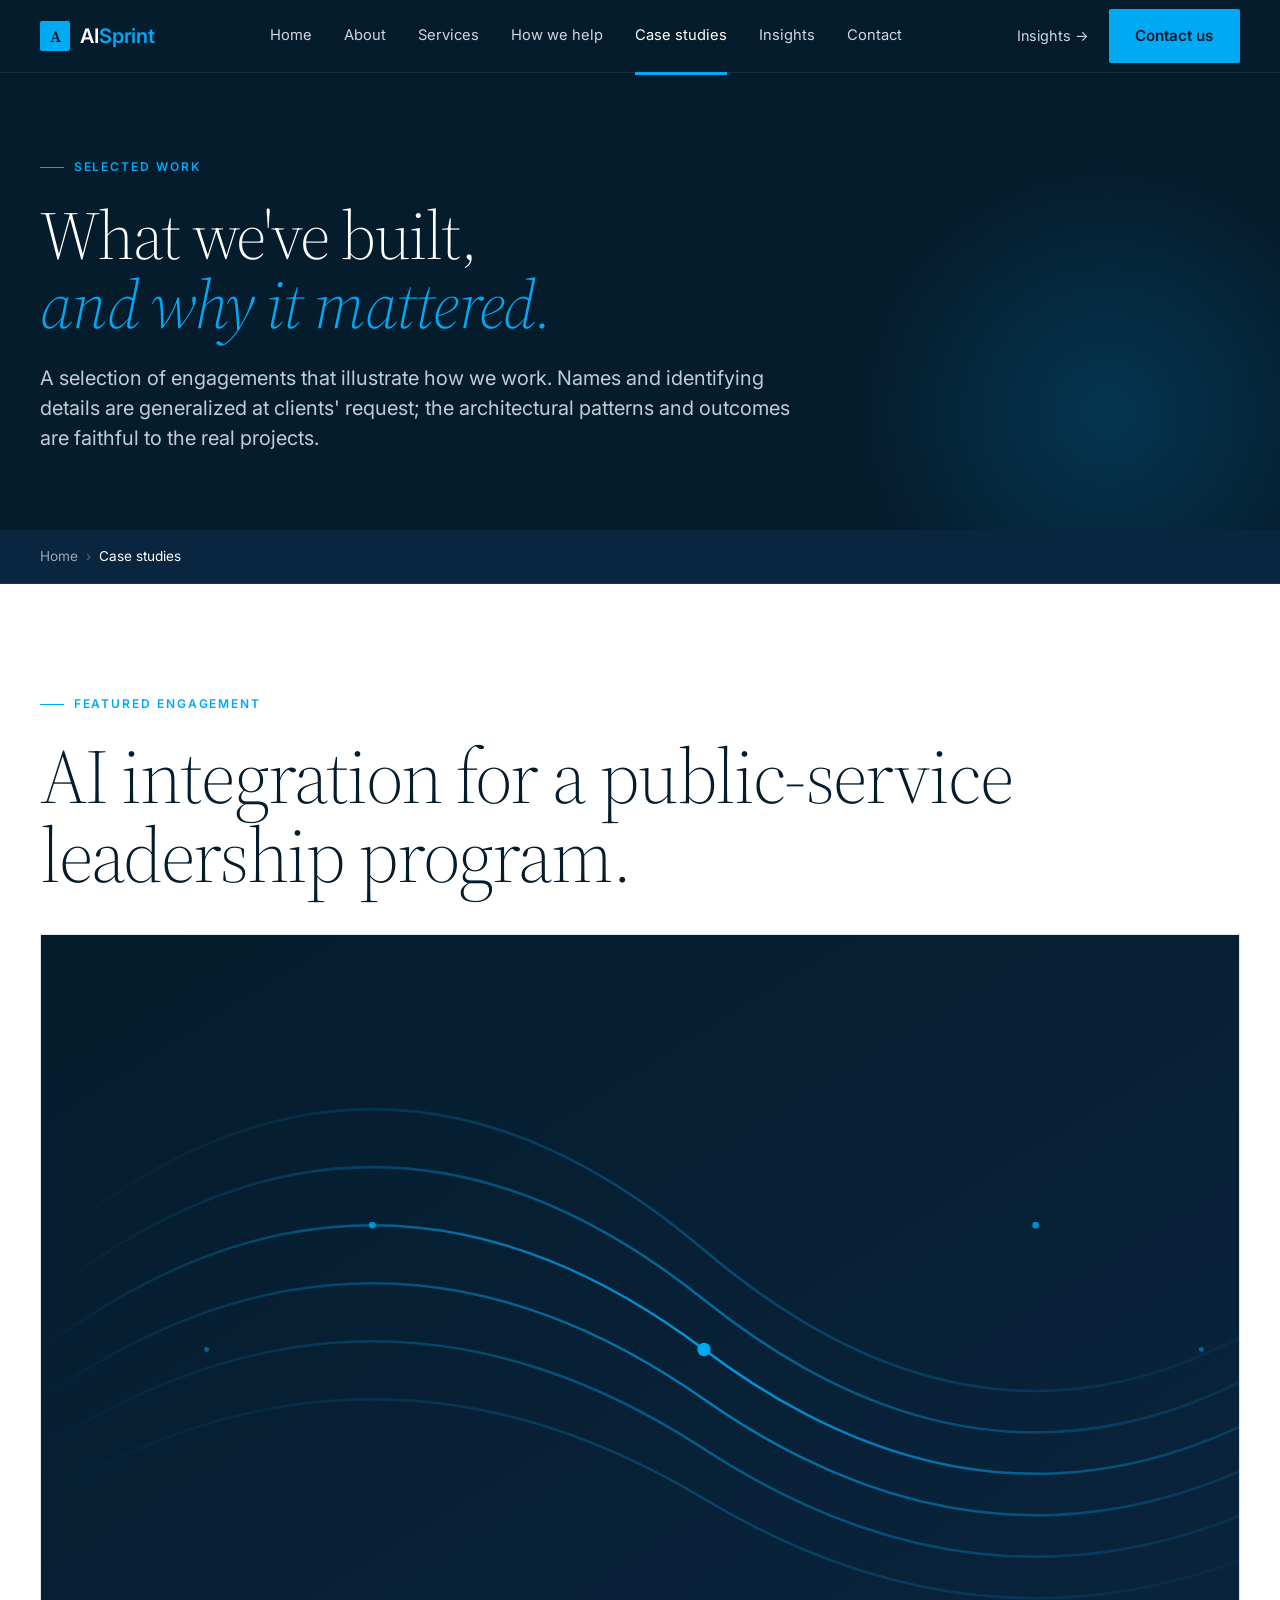
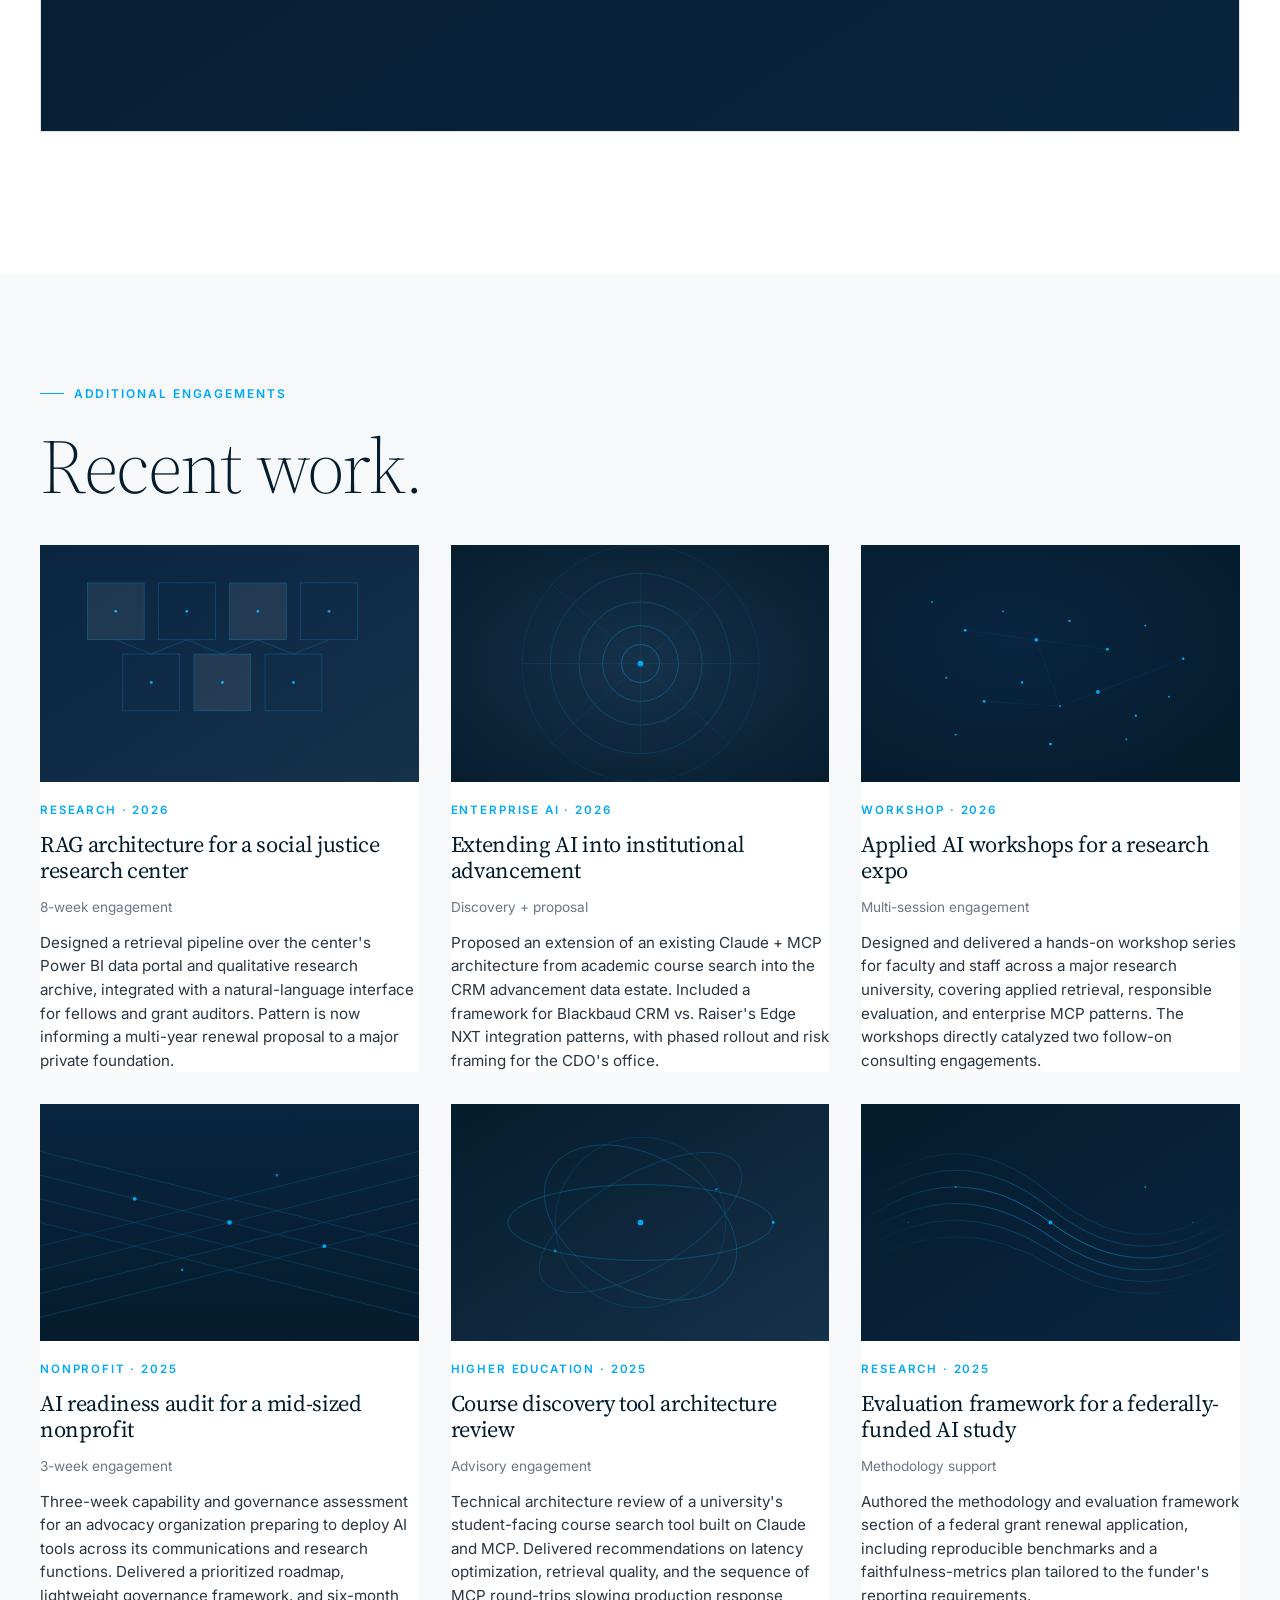
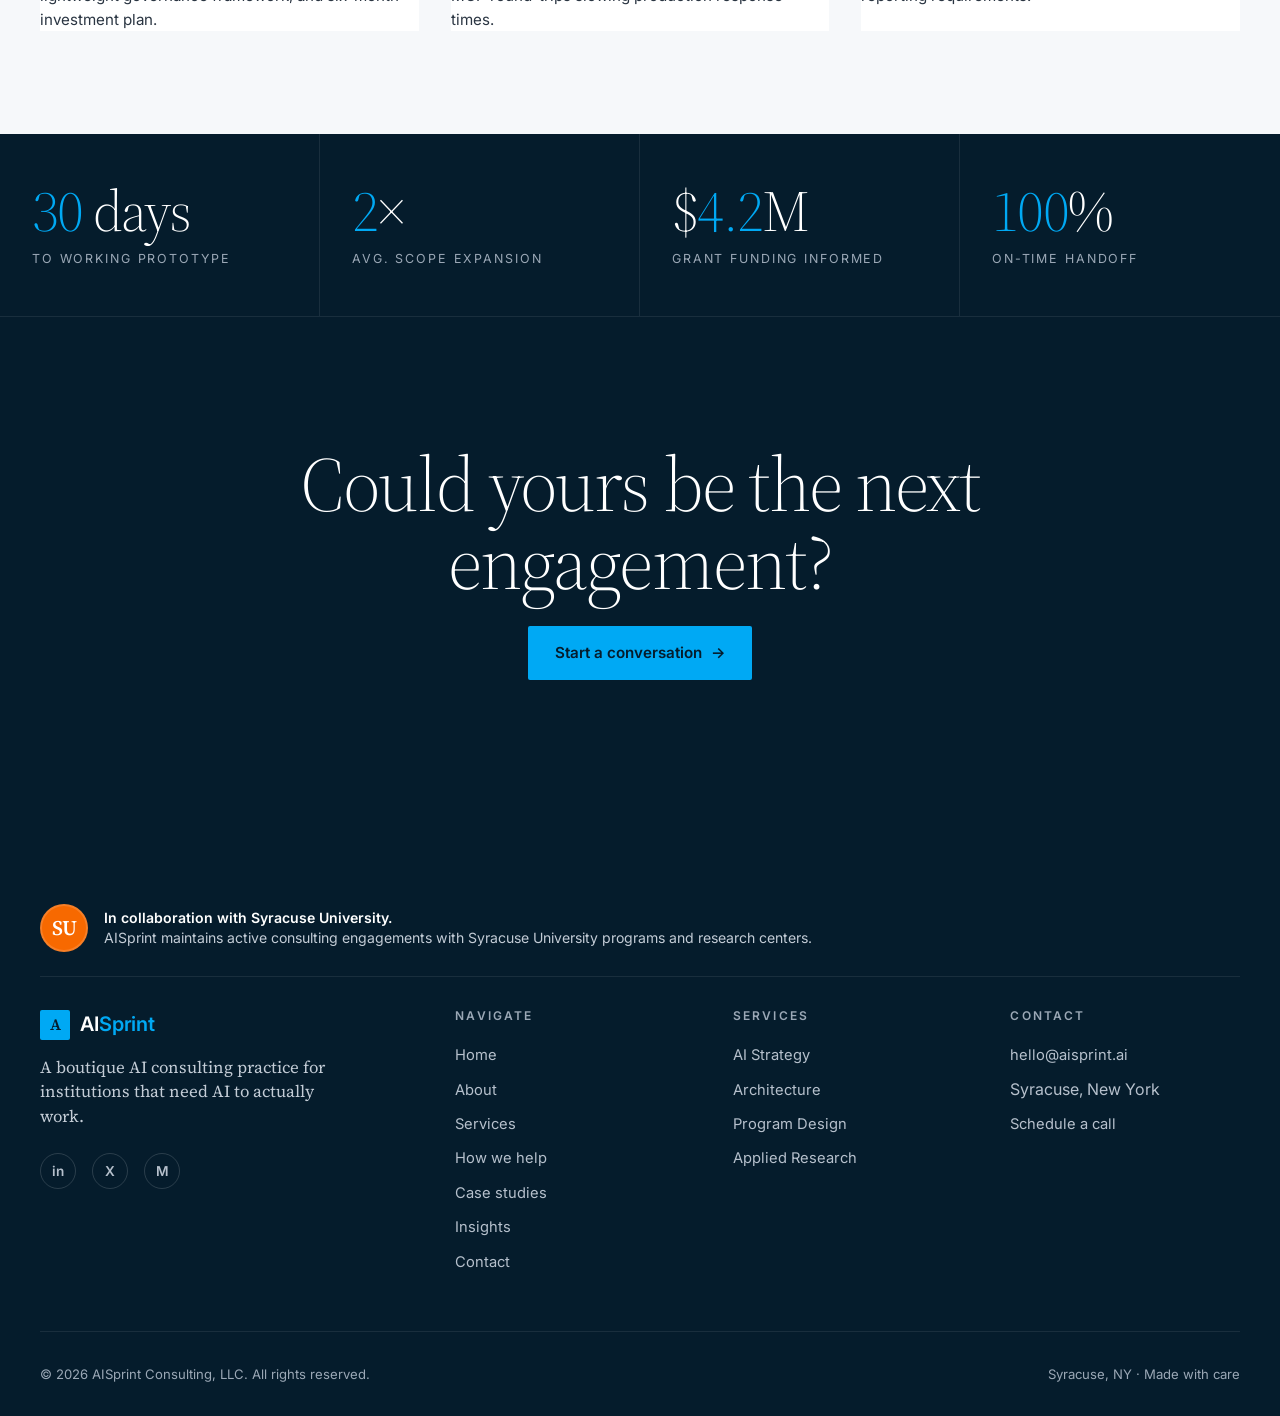
<file: case-studies.html>
<!DOCTYPE html>
<html lang="en">
<head>
<meta charset="UTF-8">
<meta name="viewport" content="width=device-width, initial-scale=1.0">
<title>Case studies — AISprint</title>
<meta name="description" content="Selected AISprint engagements in higher education, research, and institutional advancement.">
<link rel="icon" type="image/svg+xml" href="assets/favicon.svg">
<link rel="stylesheet" href="css/styles.css">
</head>
<body>
<header class="topbar">
  <div class="topbar-inner">
    <a href="index.html" class="brand">
      <span class="brand-mark">A</span>
      <span class="brand-name">AI<em>Sprint</em></span>
    </a>
    <nav>
      <ul class="nav-primary">
        <li><a href="index.html">Home</a></li>
        <li><a href="about.html">About</a></li>
        <li><a href="services.html">Services</a></li>
        <li><a href="how-we-help.html">How we help</a></li>
        <li><a href="case-studies.html" class="active">Case studies</a></li>
        <li><a href="insights.html">Insights</a></li>
        <li><a href="contact.html">Contact</a></li>
      </ul>
    </nav>
    <div class="nav-right">
      <a href="insights.html" class="nav-search">Insights →</a>
      <a href="contact.html" class="btn btn-primary">Contact us</a>
      <button class="nav-toggle" aria-expanded="false" aria-label="Menu">☰</button>
    </div>
  </div>
</header>
<main id="main">

<section class="page-hero">
  <div class="container-wide">
    <div class="eyebrow mb-2" style="color: var(--accent);">Selected work</div>
    <h1>What we've built,<br><em>and why it mattered.</em></h1>
    <p class="lead">
      A selection of engagements that illustrate how we work. Names and identifying details are
      generalized at clients' request; the architectural patterns and outcomes are faithful to
      the real projects.
    </p>
  </div>
</section>

<div class="breadcrumb-row">
  <div class="container-wide">
    <a href="index.html">Home</a>
    <span class="sep">›</span>
    <span class="current">Case studies</span>
  </div>
</div>

<section class="section">
  <div class="container">
    <div class="eyebrow mb-2">Featured engagement</div>
    <h2 class="h-display mb-3">AI integration for a public-service leadership program.</h2>

    <article class="impact-featured" data-reveal>
      <div class="thumb"><object data="assets/graphic-flow.svg" type="image/svg+xml" aria-label=""></object></div>
      <div class="body">
        <div class="tag-pill" style="margin-bottom: 1rem; display: inline-block;">Higher Education · 2026</div>
        <h3>A three-touchpoint curricular integration — and two deliberate abstentions.</h3>
        <p class="mb-2">A cohort-based leadership program serving veterans transitioning to public office wanted to integrate AI tools into its curriculum without losing the program's pedagogical identity. The program director had watched peer institutions bolt on "AI modules" that felt like technology demos, and she wanted something different.</p>
        <p class="mb-3">We spent two weeks in discovery — reviewing syllabi, interviewing the director and instructional designer, and working with the MPA student team already embedded in the program. We proposed three touchpoints where AI genuinely amplified existing learning objectives, plus one optional deep-dive module. For each touchpoint, we drafted the facilitator guide, prompt library, and student-facing framing. We also recommended <em>against</em> two touchpoints the program had considered — the cost-to-benefit was unfavorable, and we said so in writing.</p>
        <a href="contact.html" class="btn-link">Discuss a similar engagement <span>→</span></a>
      </div>
    </article>
  </div>
</section>

<section class="section bg-paper">
  <div class="container">
    <div class="eyebrow mb-2">Additional engagements</div>
    <h2 class="h-display mb-3">Recent work.</h2>

    <div class="impact-grid">
      <article class="impact-card" data-reveal>
        <div class="thumb"><object data="assets/graphic-grid.svg" type="image/svg+xml" aria-label=""></object></div>
        <div class="tag">Research · 2026</div>
        <h3>RAG architecture for a social justice research center</h3>
        <div class="meta">8-week engagement</div>
        <p>Designed a retrieval pipeline over the center's Power BI data portal and qualitative research archive, integrated with a natural-language interface for fellows and grant auditors. Pattern is now informing a multi-year renewal proposal to a major private foundation.</p>
      </article>
      <article class="impact-card" data-reveal>
        <div class="thumb"><object data="assets/graphic-rings.svg" type="image/svg+xml" aria-label=""></object></div>
        <div class="tag">Enterprise AI · 2026</div>
        <h3>Extending AI into institutional advancement</h3>
        <div class="meta">Discovery + proposal</div>
        <p>Proposed an extension of an existing Claude + MCP architecture from academic course search into the CRM advancement data estate. Included a framework for Blackbaud CRM vs. Raiser's Edge NXT integration patterns, with phased rollout and risk framing for the CDO's office.</p>
      </article>
      <article class="impact-card" data-reveal>
        <div class="thumb"><object data="assets/graphic-particles.svg" type="image/svg+xml" aria-label=""></object></div>
        <div class="tag">Workshop · 2026</div>
        <h3>Applied AI workshops for a research expo</h3>
        <div class="meta">Multi-session engagement</div>
        <p>Designed and delivered a hands-on workshop series for faculty and staff across a major research university, covering applied retrieval, responsible evaluation, and enterprise MCP patterns. The workshops directly catalyzed two follow-on consulting engagements.</p>
      </article>
      <article class="impact-card" data-reveal>
        <div class="thumb"><object data="assets/graphic-mesh.svg" type="image/svg+xml" aria-label=""></object></div>
        <div class="tag">Nonprofit · 2025</div>
        <h3>AI readiness audit for a mid-sized nonprofit</h3>
        <div class="meta">3-week engagement</div>
        <p>Three-week capability and governance assessment for an advocacy organization preparing to deploy AI tools across its communications and research functions. Delivered a prioritized roadmap, lightweight governance framework, and six-month investment plan.</p>
      </article>
      <article class="impact-card" data-reveal>
        <div class="thumb"><object data="assets/graphic-orbits.svg" type="image/svg+xml" aria-label=""></object></div>
        <div class="tag">Higher Education · 2025</div>
        <h3>Course discovery tool architecture review</h3>
        <div class="meta">Advisory engagement</div>
        <p>Technical architecture review of a university's student-facing course search tool built on Claude and MCP. Delivered recommendations on latency optimization, retrieval quality, and the sequence of MCP round-trips slowing production response times.</p>
      </article>
      <article class="impact-card" data-reveal>
        <div class="thumb"><object data="assets/graphic-flow.svg" type="image/svg+xml" aria-label=""></object></div>
        <div class="tag">Research · 2025</div>
        <h3>Evaluation framework for a federally-funded AI study</h3>
        <div class="meta">Methodology support</div>
        <p>Authored the methodology and evaluation framework section of a federal grant renewal application, including reproducible benchmarks and a faithfulness-metrics plan tailored to the funder's reporting requirements.</p>
      </article>
    </div>
  </div>
</section>

<section class="stats-band">
  <div class="stat">
    <div class="stat-value"><em>30</em> days</div>
    <div class="stat-label">To working prototype</div>
  </div>
  <div class="stat">
    <div class="stat-value"><em>2</em>×</div>
    <div class="stat-label">Avg. scope expansion</div>
  </div>
  <div class="stat">
    <div class="stat-value">$<em>4.2</em>M</div>
    <div class="stat-label">Grant funding informed</div>
  </div>
  <div class="stat">
    <div class="stat-value"><em>100</em>%</div>
    <div class="stat-label">On-time handoff</div>
  </div>
</section>

<section class="section-lg bg-dark">
  <div class="container text-center">
    <h2 class="h-display mb-2" style="color: var(--white); max-width: 22ch; margin-left:auto; margin-right:auto;">Could yours be the next engagement?</h2>
    <a href="contact.html" class="btn btn-primary">Start a conversation <span class="arr">→</span></a>
  </div>
</section>

</main>
<footer class="footer">
  <div class="container-wide">
    <div class="affiliation">
      <div class="affiliation-mark">SU</div>
      <div class="affiliation-text">
        <strong>In collaboration with Syracuse University.</strong><br>
        AISprint maintains active consulting engagements with Syracuse University programs and research centers.
      </div>
    </div>
    <div class="footer-top">
      <div>
        <div class="brand">
          <span class="brand-mark">A</span>
          <span class="brand-name">AI<em>Sprint</em></span>
        </div>
        <p class="footer-tag">A boutique AI consulting practice for institutions that need AI to actually work.</p>
        <div class="footer-social">
          <a href="#" aria-label="LinkedIn">in</a>
          <a href="#" aria-label="X / Twitter">X</a>
          <a href="#" aria-label="Medium">M</a>
        </div>
      </div>
      <div>
        <h4>Navigate</h4>
        <ul>
          <li><a href="index.html">Home</a></li>
          <li><a href="about.html">About</a></li>
          <li><a href="services.html">Services</a></li>
          <li><a href="how-we-help.html">How we help</a></li>
          <li><a href="case-studies.html">Case studies</a></li>
          <li><a href="insights.html">Insights</a></li>
          <li><a href="contact.html">Contact</a></li>
        </ul>
      </div>
      <div>
        <h4>Services</h4>
        <ul>
          <li><a href="services.html#strategy">AI Strategy</a></li>
          <li><a href="services.html#architecture">Architecture</a></li>
          <li><a href="services.html#program">Program Design</a></li>
          <li><a href="services.html#research">Applied Research</a></li>
        </ul>
      </div>
      <div>
        <h4>Contact</h4>
        <ul>
          <li><a href="mailto:hello@aisprint.ai">hello@aisprint.ai</a></li>
          <li>Syracuse, New York</li>
          <li><a href="contact.html">Schedule a call</a></li>
        </ul>
      </div>
    </div>
    <div class="footer-base">
      <span>© <span data-year>2026</span> AISprint Consulting, LLC. All rights reserved.</span>
      <span>Syracuse, NY · Made with care</span>
    </div>
  </div>
</footer>

<script src="js/main.js"></script>
</body>
</html>
</file>
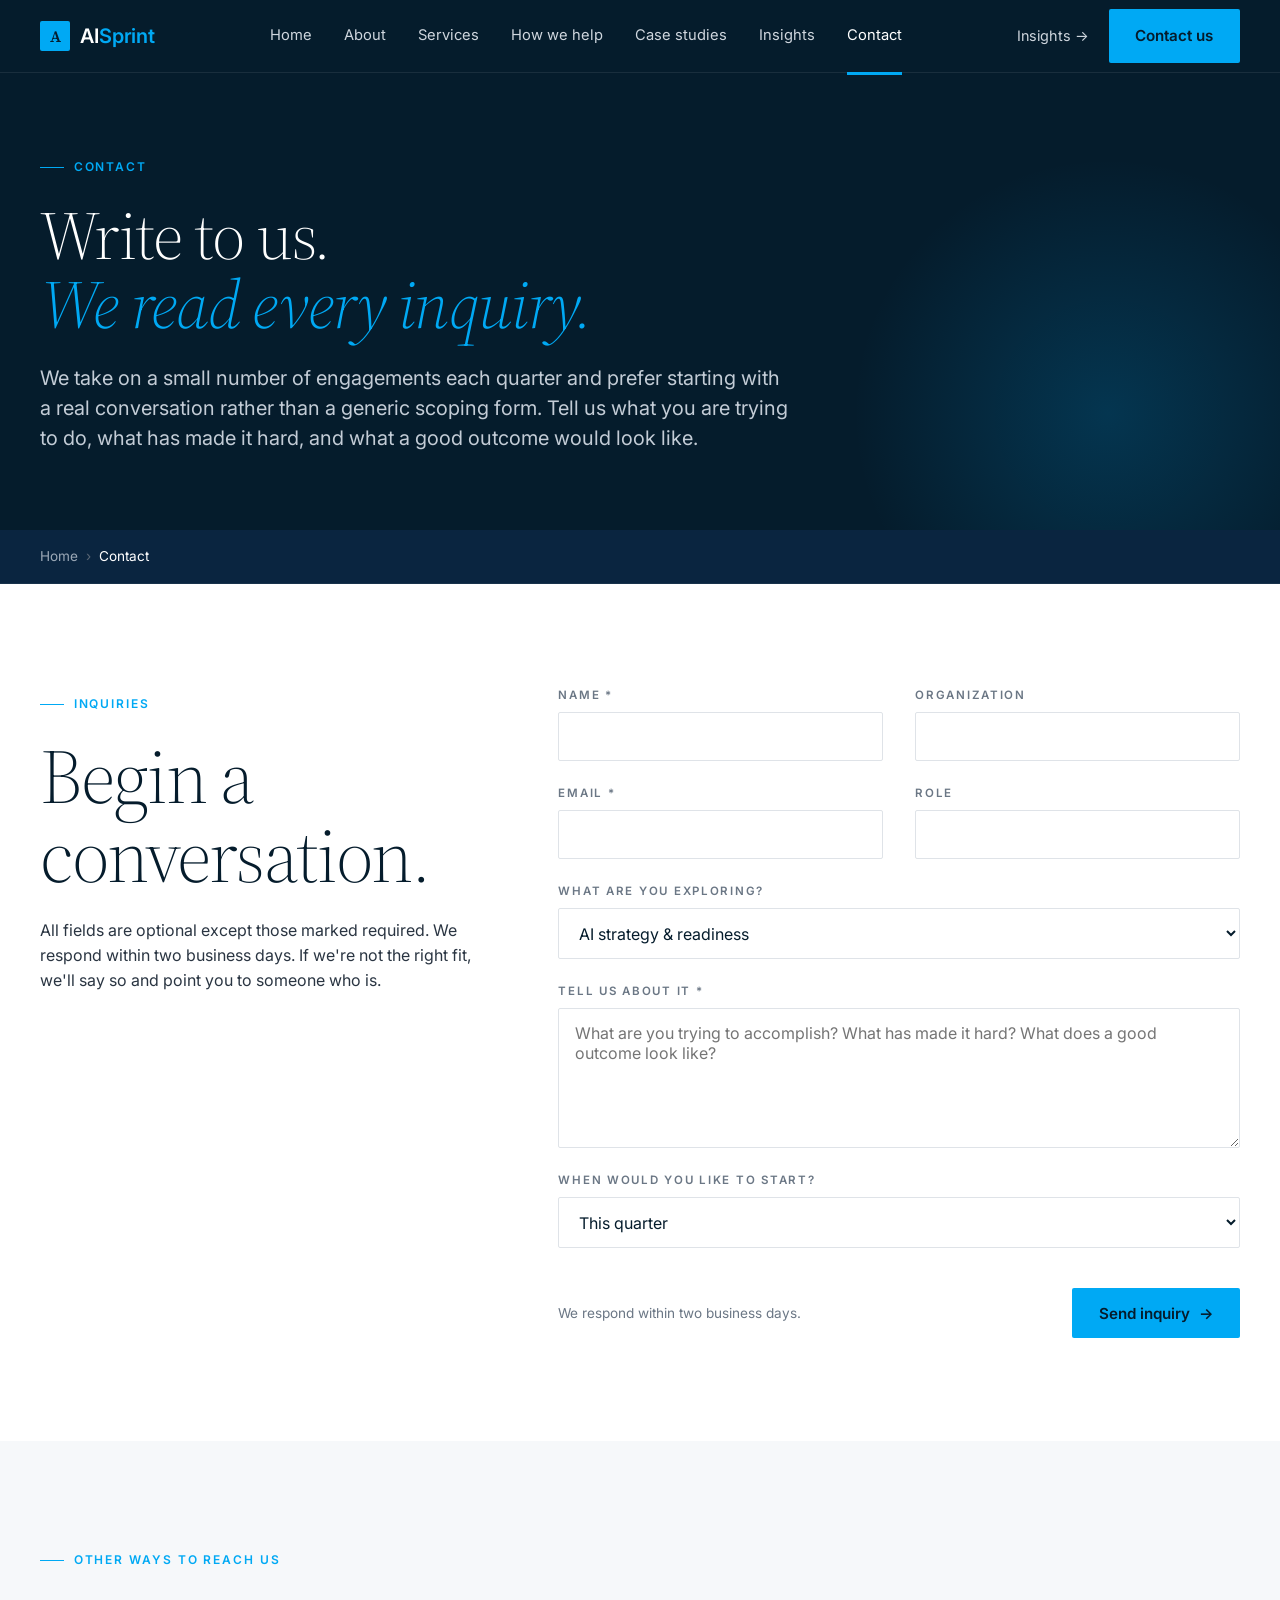
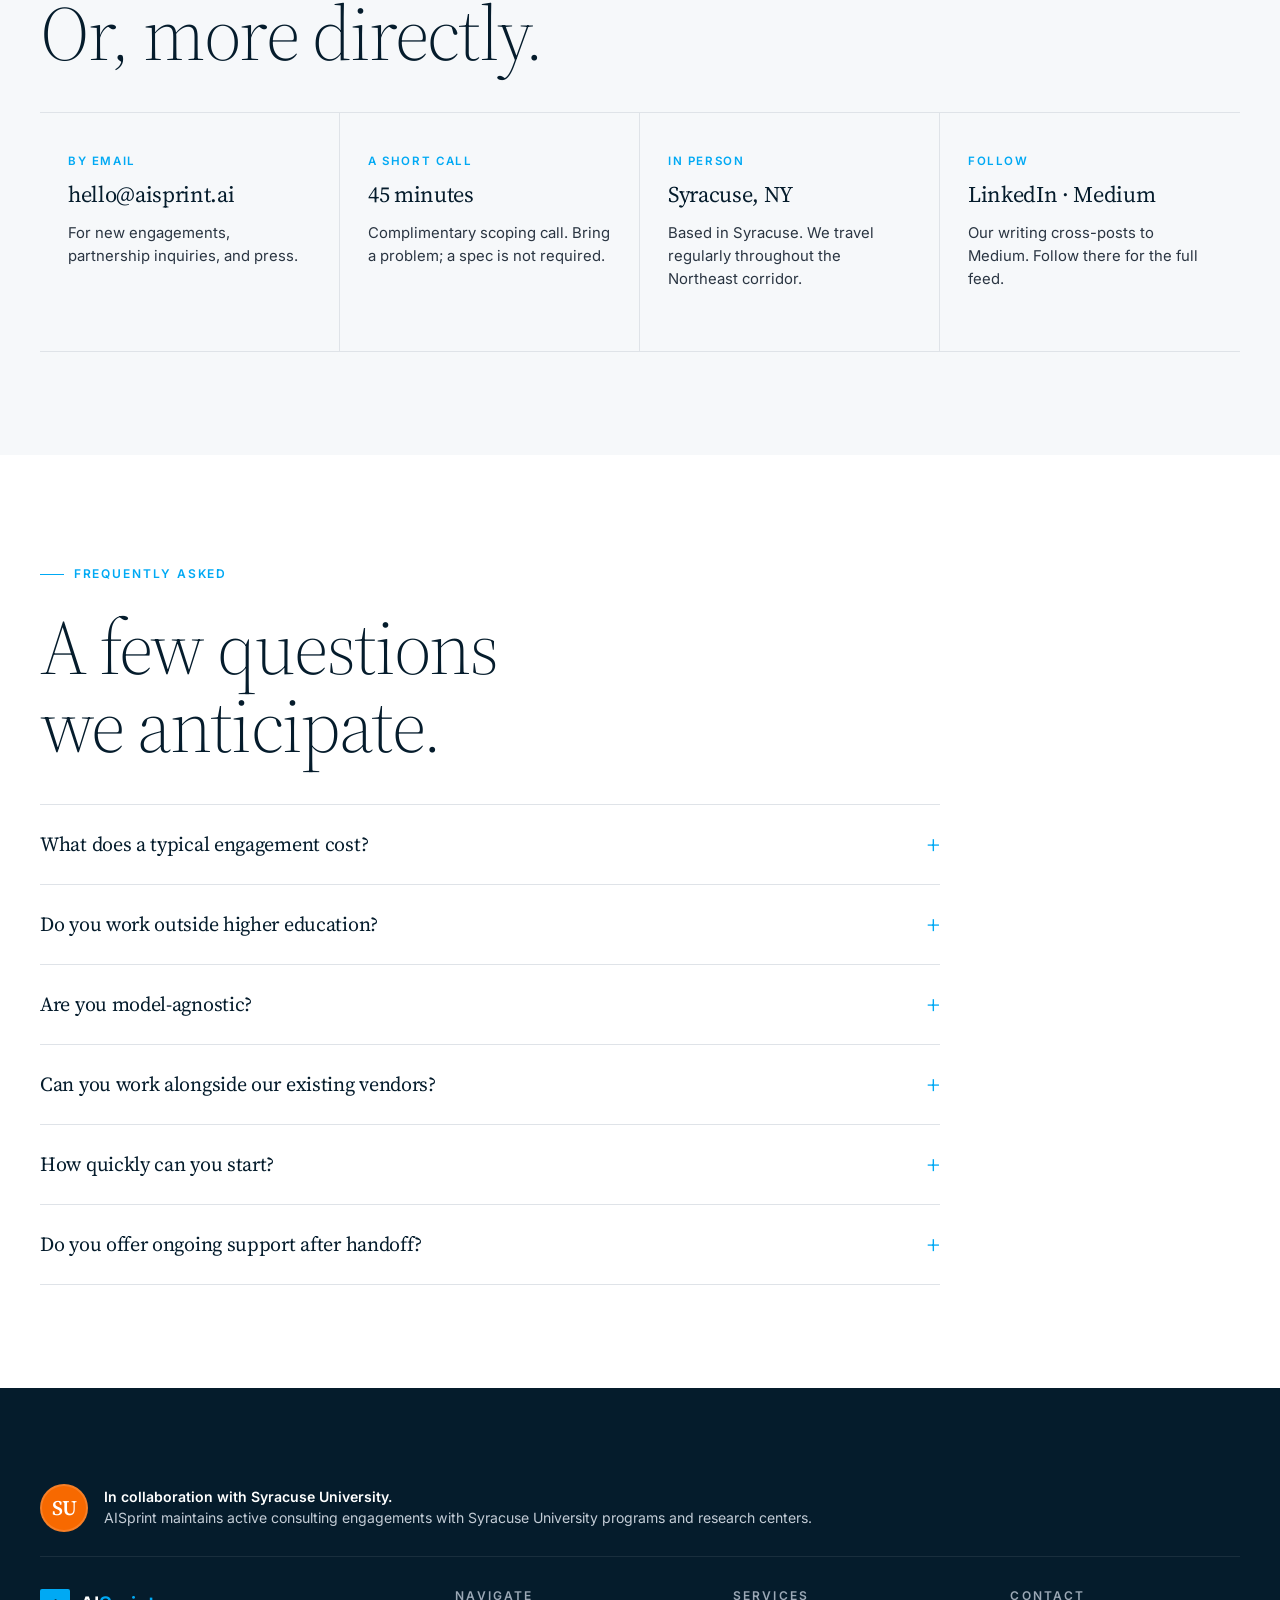
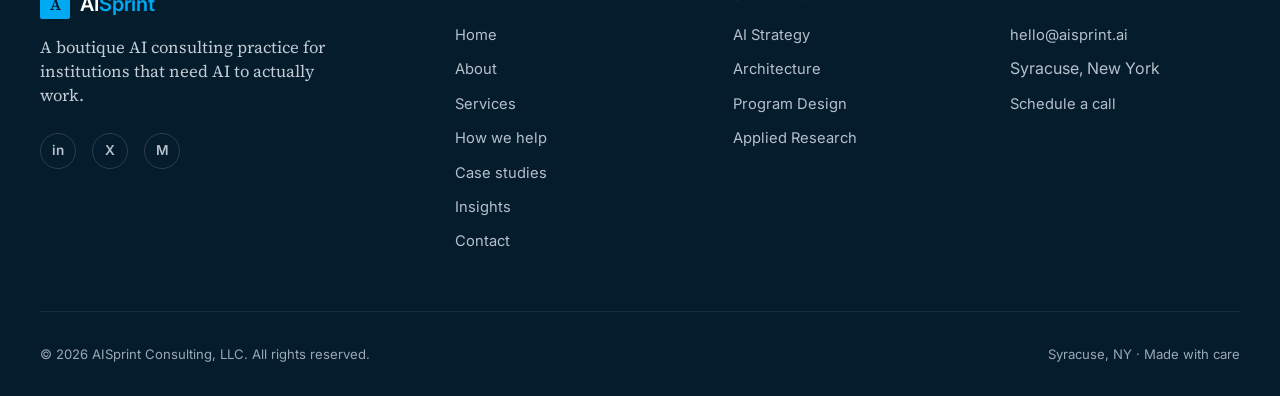
<file: contact.html>
<!DOCTYPE html>
<html lang="en">
<head>
<meta charset="UTF-8">
<meta name="viewport" content="width=device-width, initial-scale=1.0">
<title>Contact — AISprint</title>
<meta name="description" content="Begin a conversation with AISprint. We respond within two business days.">
<link rel="icon" type="image/svg+xml" href="assets/favicon.svg">
<link rel="stylesheet" href="css/styles.css">
</head>
<body>
<header class="topbar">
  <div class="topbar-inner">
    <a href="index.html" class="brand">
      <span class="brand-mark">A</span>
      <span class="brand-name">AI<em>Sprint</em></span>
    </a>
    <nav>
      <ul class="nav-primary">
        <li><a href="index.html">Home</a></li>
        <li><a href="about.html">About</a></li>
        <li><a href="services.html">Services</a></li>
        <li><a href="how-we-help.html">How we help</a></li>
        <li><a href="case-studies.html">Case studies</a></li>
        <li><a href="insights.html">Insights</a></li>
        <li><a href="contact.html" class="active">Contact</a></li>
      </ul>
    </nav>
    <div class="nav-right">
      <a href="insights.html" class="nav-search">Insights →</a>
      <a href="contact.html" class="btn btn-primary">Contact us</a>
      <button class="nav-toggle" aria-expanded="false" aria-label="Menu">☰</button>
    </div>
  </div>
</header>
<main id="main">

<section class="page-hero">
  <div class="container-wide">
    <div class="eyebrow mb-2" style="color: var(--accent);">Contact</div>
    <h1>Write to us.<br><em>We read every inquiry.</em></h1>
    <p class="lead">
      We take on a small number of engagements each quarter and prefer starting with a real
      conversation rather than a generic scoping form. Tell us what you are trying to do, what
      has made it hard, and what a good outcome would look like.
    </p>
  </div>
</section>

<div class="breadcrumb-row">
  <div class="container-wide">
    <a href="index.html">Home</a>
    <span class="sep">›</span>
    <span class="current">Contact</span>
  </div>
</div>

<section class="section">
  <div class="container split">
    <div class="split-sticky">
      <div class="eyebrow">Inquiries</div>
      <h2 class="h-display mt-2 mb-2">Begin a<br>conversation.</h2>
      <p class="mt-2">All fields are optional except those marked required. We respond within two business days. If we're not the right fit, we'll say so and point you to someone who is.</p>
    </div>

    <div>
      <form class="form-grid" data-demo-form novalidate>
        <div class="field">
          <label for="name">Name *</label>
          <input type="text" id="name" name="name" required>
        </div>
        <div class="field">
          <label for="org">Organization</label>
          <input type="text" id="org" name="org">
        </div>
        <div class="field">
          <label for="email">Email *</label>
          <input type="email" id="email" name="email" required>
        </div>
        <div class="field">
          <label for="role">Role</label>
          <input type="text" id="role" name="role">
        </div>
        <div class="field full">
          <label for="service">What are you exploring?</label>
          <select id="service" name="service">
            <option>AI strategy &amp; readiness</option>
            <option>Architecture &amp; implementation</option>
            <option>Program design &amp; integration</option>
            <option>Applied research &amp; publications</option>
            <option>Not yet sure — let's talk</option>
          </select>
        </div>
        <div class="field full">
          <label for="message">Tell us about it *</label>
          <textarea id="message" name="message" placeholder="What are you trying to accomplish? What has made it hard? What does a good outcome look like?" required></textarea>
        </div>
        <div class="field full">
          <label for="timeline">When would you like to start?</label>
          <select id="timeline" name="timeline">
            <option>This quarter</option>
            <option>Next quarter</option>
            <option>Within the year</option>
            <option>Exploratory — no timeline yet</option>
          </select>
        </div>
        <div class="full" style="display:flex; justify-content:space-between; align-items:center; flex-wrap:wrap; gap:1rem; margin-top:1rem;">
          <span style="font-size:0.85rem; color:var(--muted);">We respond within two business days.</span>
          <button type="submit" class="btn btn-primary">Send inquiry <span class="arr">→</span></button>
        </div>
        <div class="form-msg full" style="display:none; grid-column: 1 / -1;">
          Thank you — your note has been received. We will write back within two business days.
        </div>
      </form>
    </div>
  </div>
</section>

<section class="section bg-paper">
  <div class="container">
    <div class="eyebrow mb-2">Other ways to reach us</div>
    <h2 class="h-display mb-3">Or, more directly.</h2>

    <div class="offer-grid">
      <div class="offer">
        <div class="kicker">By email</div>
        <h3>hello@aisprint.ai</h3>
        <p>For new engagements, partnership inquiries, and press.</p>
      </div>
      <div class="offer">
        <div class="kicker">A short call</div>
        <h3>45 minutes</h3>
        <p>Complimentary scoping call. Bring a problem; a spec is not required.</p>
      </div>
      <div class="offer">
        <div class="kicker">In person</div>
        <h3>Syracuse, NY</h3>
        <p>Based in Syracuse. We travel regularly throughout the Northeast corridor.</p>
      </div>
      <div class="offer">
        <div class="kicker">Follow</div>
        <h3>LinkedIn · Medium</h3>
        <p>Our writing cross-posts to Medium. Follow there for the full feed.</p>
      </div>
    </div>
  </div>
</section>

<section class="section">
  <div class="container">
    <div class="eyebrow mb-2">Frequently asked</div>
    <h2 class="h-display mb-3">A few questions<br>we anticipate.</h2>

    <div style="max-width: 900px;">
      <details class="faq">
        <summary>What does a typical engagement cost?</summary>
        <p>Strategy engagements typically range from $18–40K. Architecture and implementation projects generally run $60–180K depending on scope and integration complexity. We scope every engagement in writing before work begins; we never bill beyond the scope without your written approval.</p>
      </details>
      <details class="faq">
        <summary>Do you work outside higher education?</summary>
        <p>Yes. While universities are a significant share of our portfolio, we also work with research institutes, nonprofits, and mission-driven enterprises. What we look for is an institution with a real problem, a willingness to engage substantively, and a culture that takes the work seriously.</p>
      </details>
      <details class="faq">
        <summary>Are you model-agnostic?</summary>
        <p>Yes. We are not resellers and do not receive vendor commissions. We recommend the model — proprietary or open-weight — best fit to the task, the data-sensitivity constraints, and the client's infrastructure.</p>
      </details>
      <details class="faq">
        <summary>Can you work alongside our existing vendors?</summary>
        <p>Often, yes. Many of our engagements involve stitching our work into an existing stack — enterprise search, CRM, data warehouse, LMS. We are comfortable in that role and will happily coordinate with your incumbent partners.</p>
      </details>
      <details class="faq">
        <summary>How quickly can you start?</summary>
        <p>For discovery and strategy work, typically within two to three weeks of a signed SOW. Implementation work depends on scope and on our current engagement load; we'll tell you honestly when we can begin.</p>
      </details>
      <details class="faq">
        <summary>Do you offer ongoing support after handoff?</summary>
        <p>We offer optional 90-day advisory retainers after major implementations — a few hours per month for questions, tuning, and follow-up. We do not offer open-ended maintenance contracts; your team should own what we build.</p>
      </details>
    </div>
  </div>
</section>

</main>
<footer class="footer">
  <div class="container-wide">
    <div class="affiliation">
      <div class="affiliation-mark">SU</div>
      <div class="affiliation-text">
        <strong>In collaboration with Syracuse University.</strong><br>
        AISprint maintains active consulting engagements with Syracuse University programs and research centers.
      </div>
    </div>
    <div class="footer-top">
      <div>
        <div class="brand">
          <span class="brand-mark">A</span>
          <span class="brand-name">AI<em>Sprint</em></span>
        </div>
        <p class="footer-tag">A boutique AI consulting practice for institutions that need AI to actually work.</p>
        <div class="footer-social">
          <a href="#" aria-label="LinkedIn">in</a>
          <a href="#" aria-label="X / Twitter">X</a>
          <a href="#" aria-label="Medium">M</a>
        </div>
      </div>
      <div>
        <h4>Navigate</h4>
        <ul>
          <li><a href="index.html">Home</a></li>
          <li><a href="about.html">About</a></li>
          <li><a href="services.html">Services</a></li>
          <li><a href="how-we-help.html">How we help</a></li>
          <li><a href="case-studies.html">Case studies</a></li>
          <li><a href="insights.html">Insights</a></li>
          <li><a href="contact.html">Contact</a></li>
        </ul>
      </div>
      <div>
        <h4>Services</h4>
        <ul>
          <li><a href="services.html#strategy">AI Strategy</a></li>
          <li><a href="services.html#architecture">Architecture</a></li>
          <li><a href="services.html#program">Program Design</a></li>
          <li><a href="services.html#research">Applied Research</a></li>
        </ul>
      </div>
      <div>
        <h4>Contact</h4>
        <ul>
          <li><a href="mailto:hello@aisprint.ai">hello@aisprint.ai</a></li>
          <li>Syracuse, New York</li>
          <li><a href="contact.html">Schedule a call</a></li>
        </ul>
      </div>
    </div>
    <div class="footer-base">
      <span>© <span data-year>2026</span> AISprint Consulting, LLC. All rights reserved.</span>
      <span>Syracuse, NY · Made with care</span>
    </div>
  </div>
</footer>

<script src="js/main.js"></script>
</body>
</html>
</file>
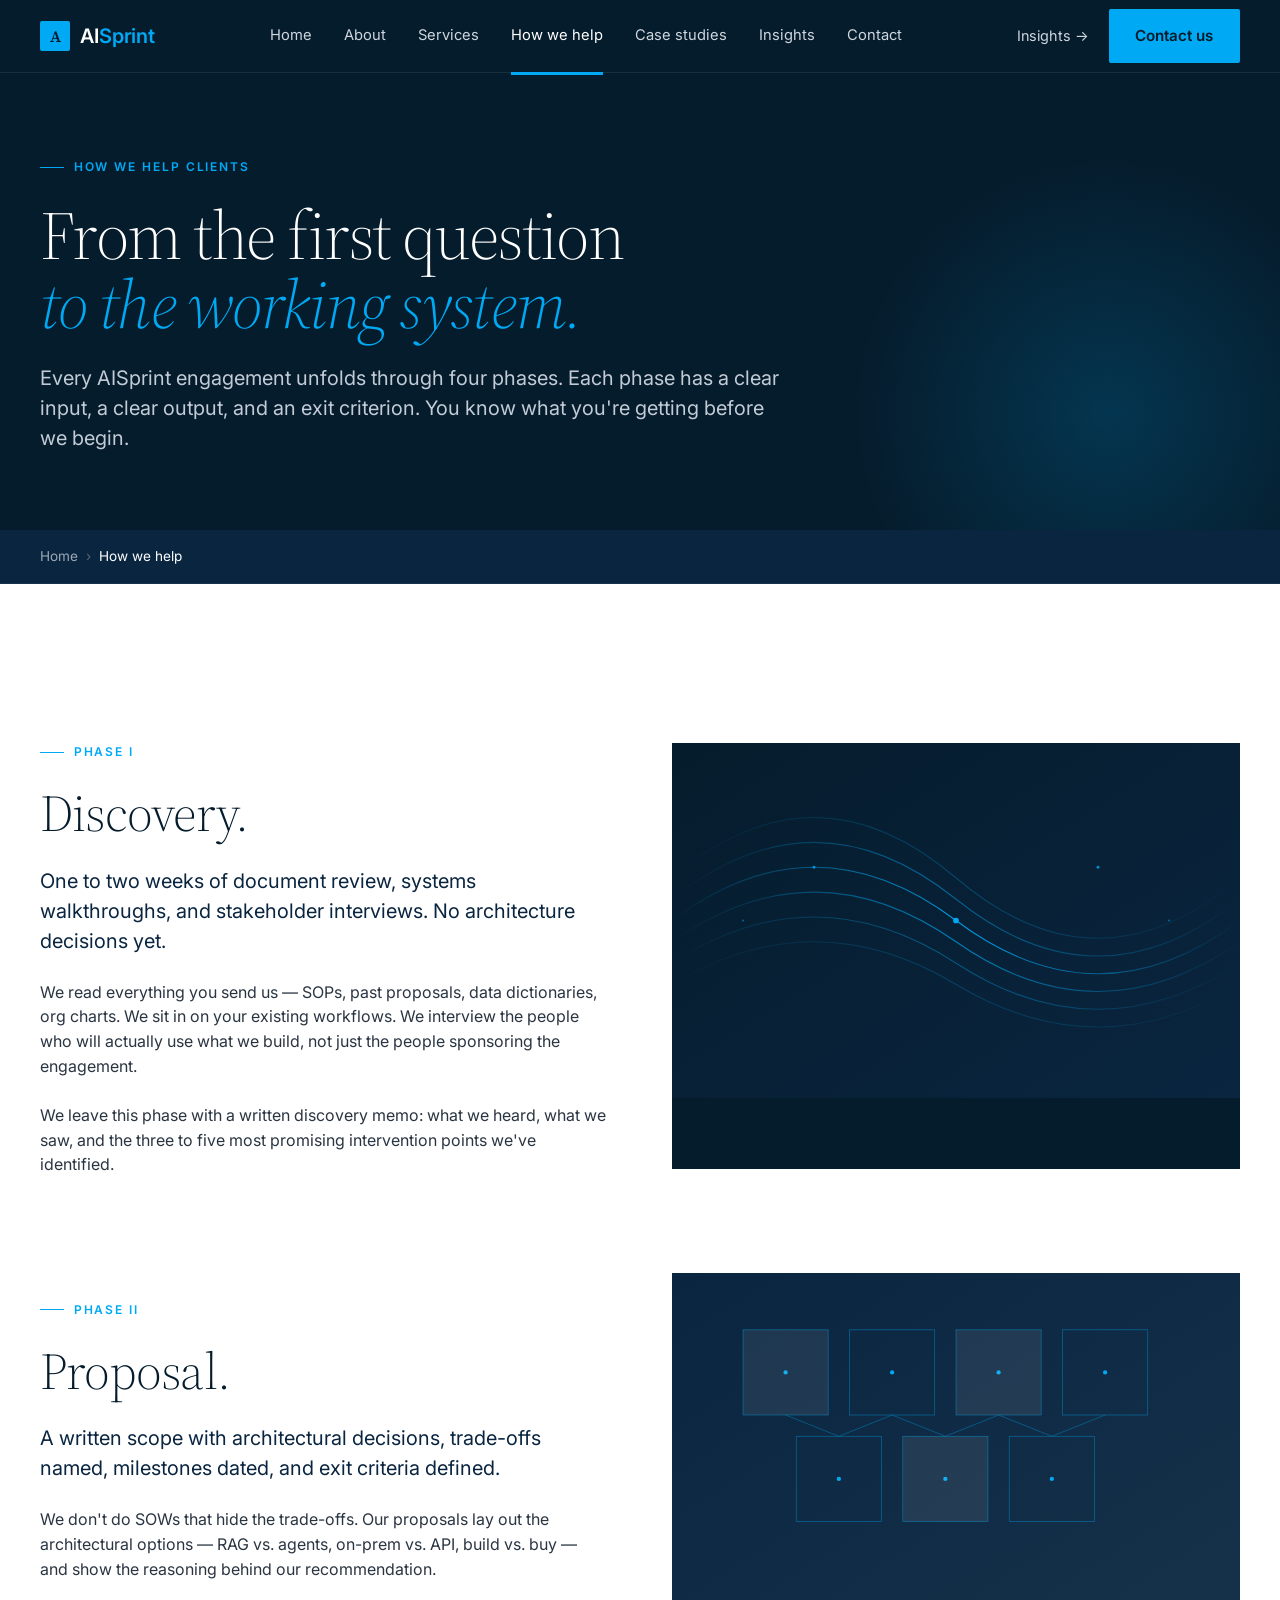
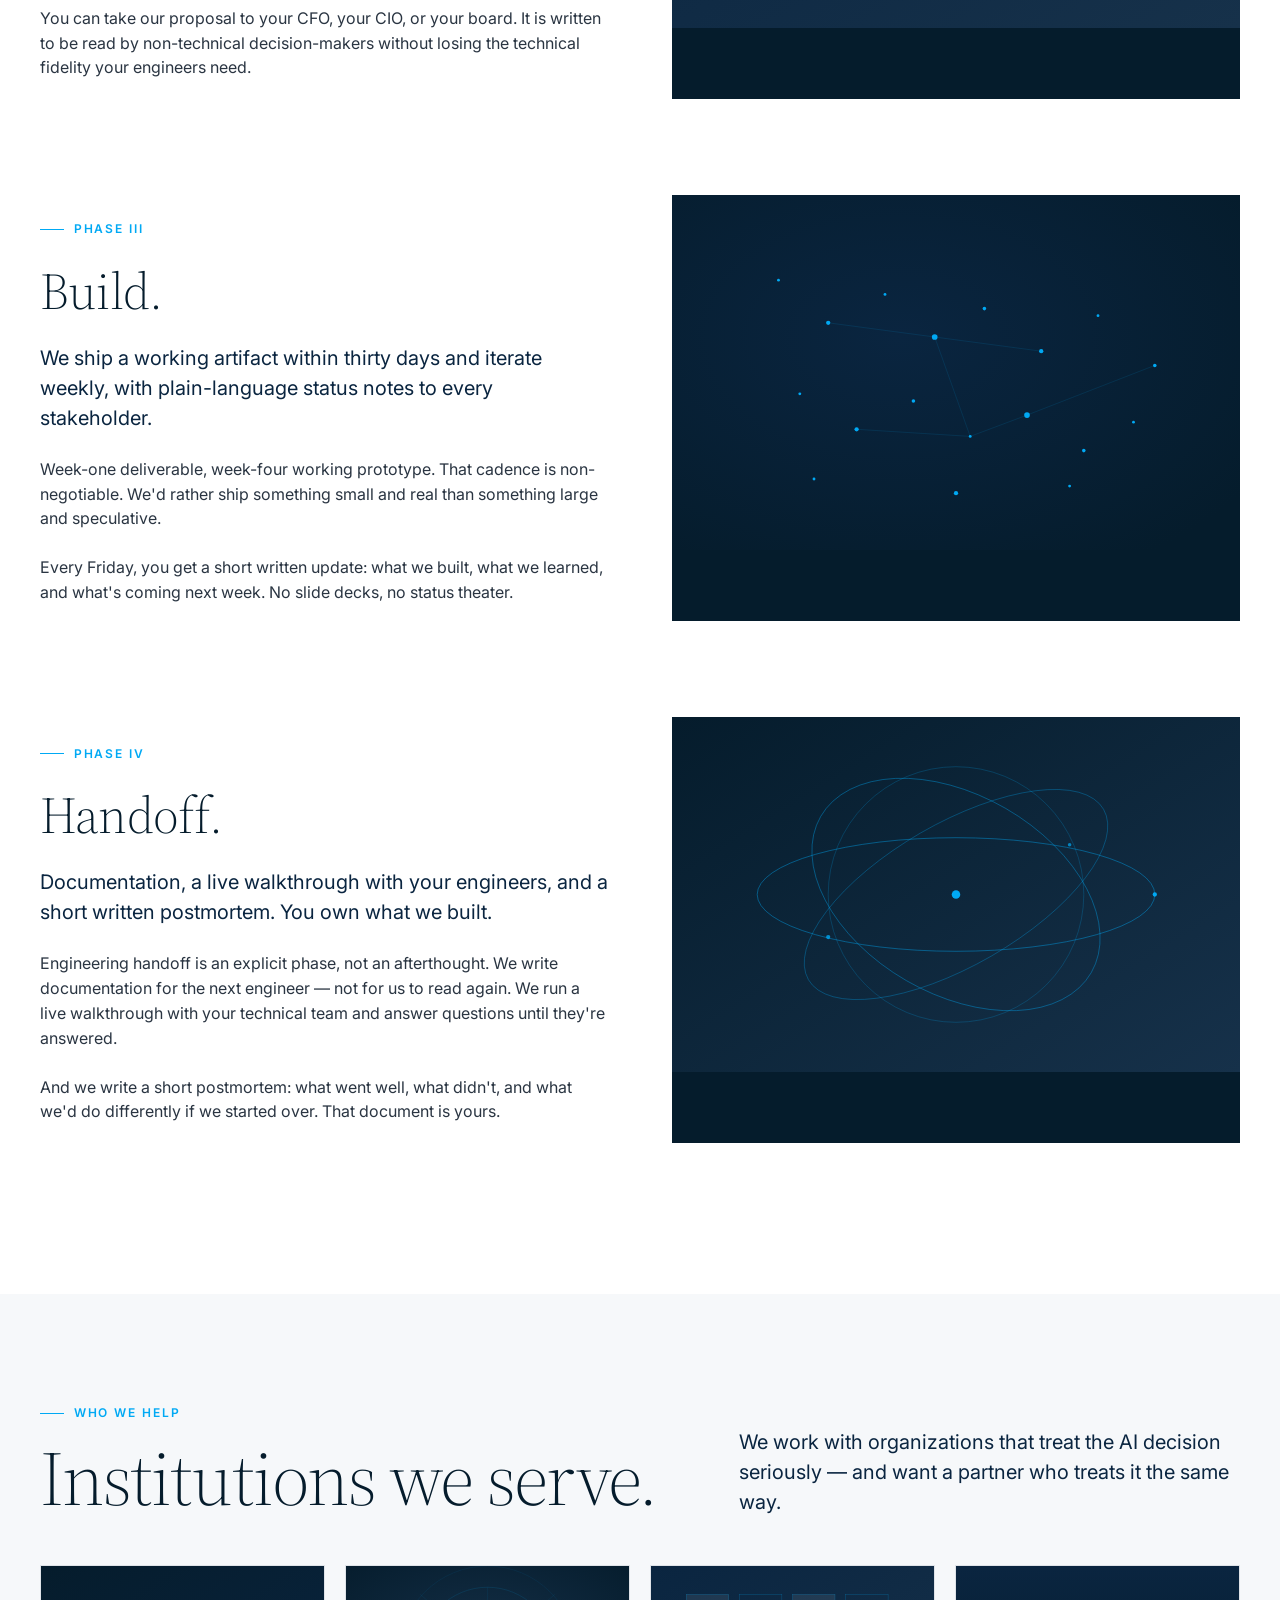
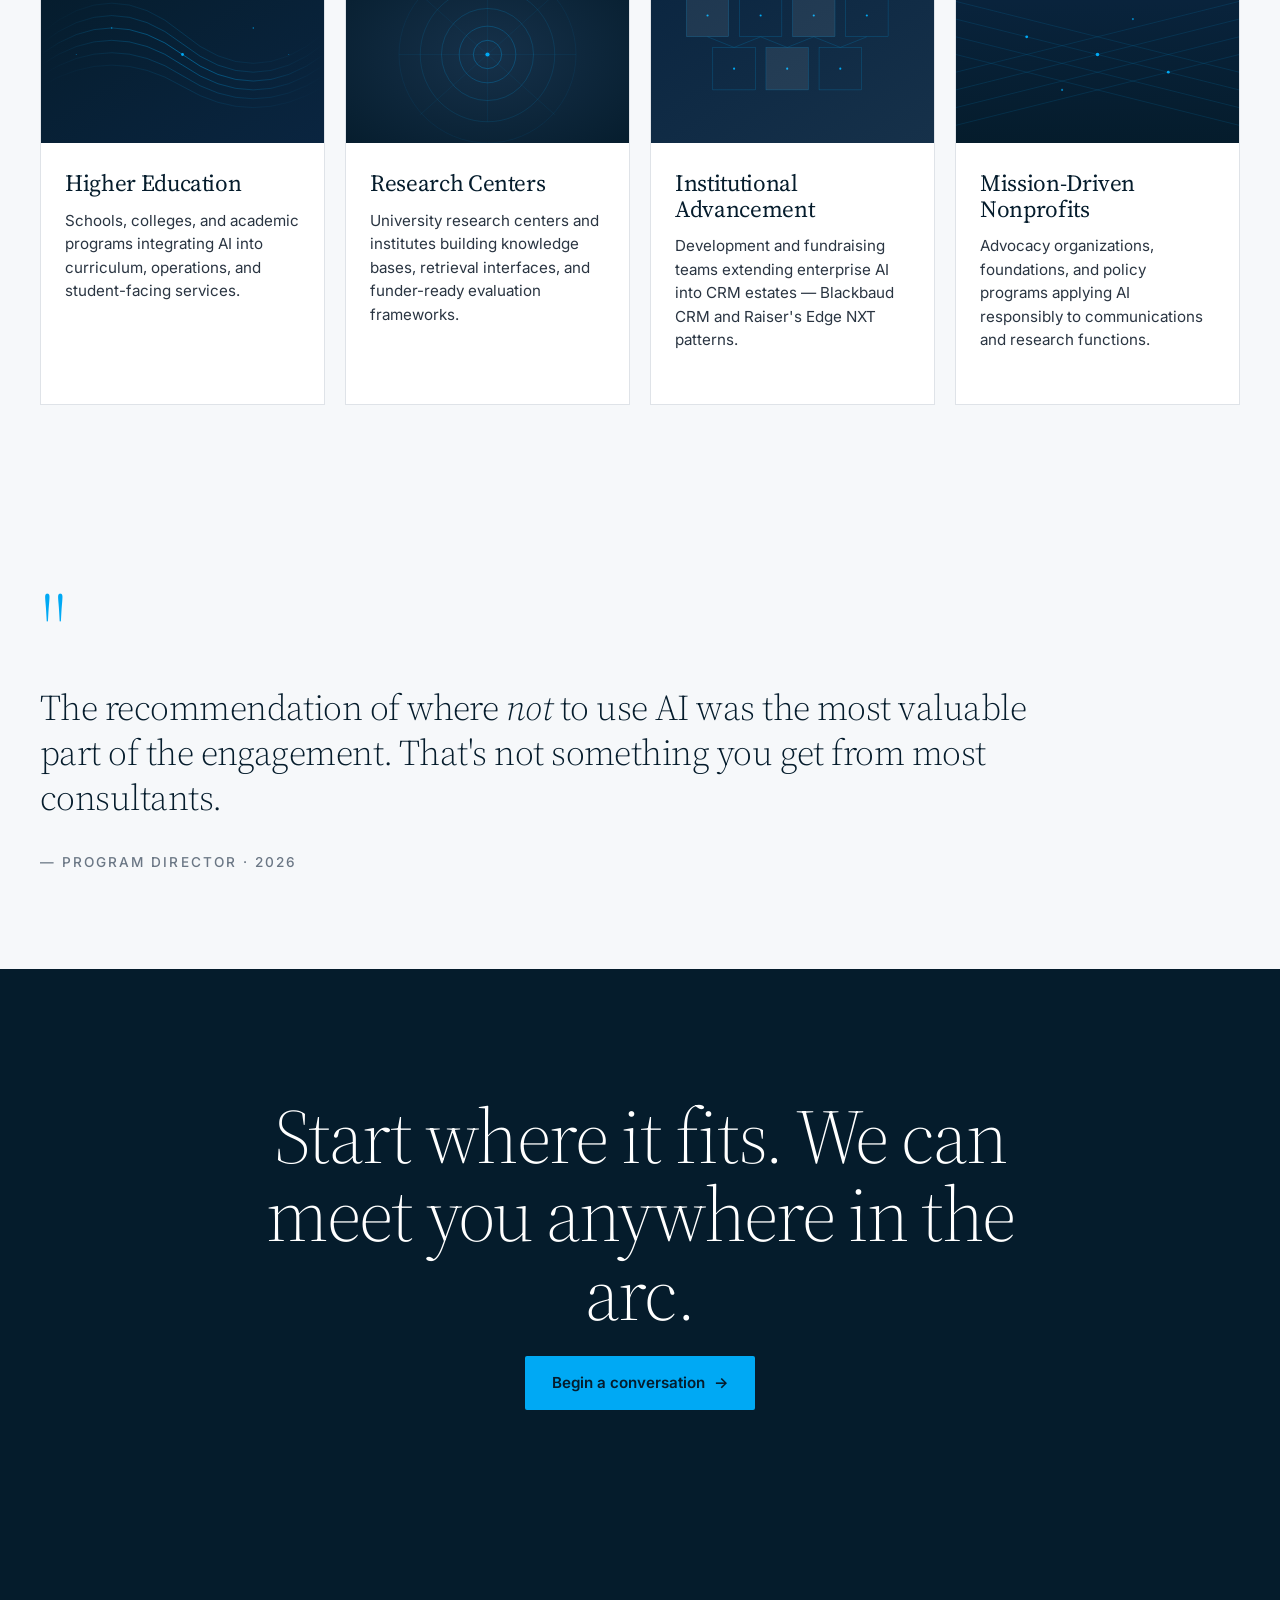
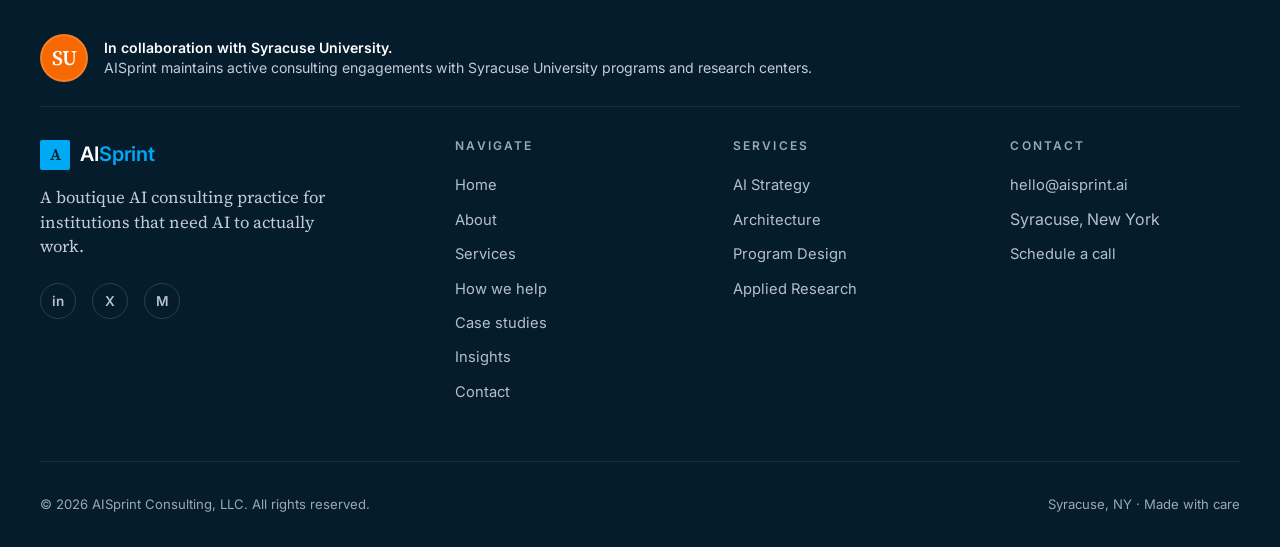
<file: how-we-help.html>
<!DOCTYPE html>
<html lang="en">
<head>
<meta charset="UTF-8">
<meta name="viewport" content="width=device-width, initial-scale=1.0">
<title>How we help — AISprint</title>
<meta name="description" content="A four-phase AI consulting engagement model: discovery, proposal, build, handoff.">
<link rel="icon" type="image/svg+xml" href="assets/favicon.svg">
<link rel="stylesheet" href="css/styles.css">
</head>
<body>
<header class="topbar">
  <div class="topbar-inner">
    <a href="index.html" class="brand">
      <span class="brand-mark">A</span>
      <span class="brand-name">AI<em>Sprint</em></span>
    </a>
    <nav>
      <ul class="nav-primary">
        <li><a href="index.html">Home</a></li>
        <li><a href="about.html">About</a></li>
        <li><a href="services.html">Services</a></li>
        <li><a href="how-we-help.html" class="active">How we help</a></li>
        <li><a href="case-studies.html">Case studies</a></li>
        <li><a href="insights.html">Insights</a></li>
        <li><a href="contact.html">Contact</a></li>
      </ul>
    </nav>
    <div class="nav-right">
      <a href="insights.html" class="nav-search">Insights →</a>
      <a href="contact.html" class="btn btn-primary">Contact us</a>
      <button class="nav-toggle" aria-expanded="false" aria-label="Menu">☰</button>
    </div>
  </div>
</header>
<main id="main">

<section class="page-hero">
  <div class="container-wide">
    <div class="eyebrow mb-2" style="color: var(--accent);">How we help clients</div>
    <h1>From the first question<br><em>to the working system.</em></h1>
    <p class="lead">
      Every AISprint engagement unfolds through four phases. Each phase has a clear input, a
      clear output, and an exit criterion. You know what you're getting before we begin.
    </p>
  </div>
</section>

<div class="breadcrumb-row">
  <div class="container-wide">
    <a href="index.html">Home</a>
    <span class="sep">›</span>
    <span class="current">How we help</span>
  </div>
</div>

<section class="section">
  <div class="container">
    <div class="feature-row">
      <div>
        <div class="eyebrow">Phase i</div>
        <h2 class="h-xl mt-2 mb-2">Discovery.</h2>
        <p class="lead mb-2">One to two weeks of document review, systems walkthroughs, and stakeholder interviews. No architecture decisions yet.</p>
        <p class="mb-2">We read everything you send us — SOPs, past proposals, data dictionaries, org charts. We sit in on your existing workflows. We interview the people who will actually use what we build, not just the people sponsoring the engagement.</p>
        <p>We leave this phase with a written discovery memo: what we heard, what we saw, and the three to five most promising intervention points we've identified.</p>
      </div>
      <div class="feature-img"><object data="assets/graphic-flow.svg" type="image/svg+xml" aria-label=""></object></div>
    </div>

    <div class="feature-row reverse">
      <div class="feature-img"><object data="assets/graphic-grid.svg" type="image/svg+xml" aria-label=""></object></div>
      <div>
        <div class="eyebrow">Phase ii</div>
        <h2 class="h-xl mt-2 mb-2">Proposal.</h2>
        <p class="lead mb-2">A written scope with architectural decisions, trade-offs named, milestones dated, and exit criteria defined.</p>
        <p class="mb-2">We don't do SOWs that hide the trade-offs. Our proposals lay out the architectural options — RAG vs. agents, on-prem vs. API, build vs. buy — and show the reasoning behind our recommendation.</p>
        <p>You can take our proposal to your CFO, your CIO, or your board. It is written to be read by non-technical decision-makers without losing the technical fidelity your engineers need.</p>
      </div>
    </div>

    <div class="feature-row">
      <div>
        <div class="eyebrow">Phase iii</div>
        <h2 class="h-xl mt-2 mb-2">Build.</h2>
        <p class="lead mb-2">We ship a working artifact within thirty days and iterate weekly, with plain-language status notes to every stakeholder.</p>
        <p class="mb-2">Week-one deliverable, week-four working prototype. That cadence is non-negotiable. We'd rather ship something small and real than something large and speculative.</p>
        <p>Every Friday, you get a short written update: what we built, what we learned, and what's coming next week. No slide decks, no status theater.</p>
      </div>
      <div class="feature-img"><object data="assets/graphic-particles.svg" type="image/svg+xml" aria-label=""></object></div>
    </div>

    <div class="feature-row reverse">
      <div class="feature-img"><object data="assets/graphic-orbits.svg" type="image/svg+xml" aria-label=""></object></div>
      <div>
        <div class="eyebrow">Phase iv</div>
        <h2 class="h-xl mt-2 mb-2">Handoff.</h2>
        <p class="lead mb-2">Documentation, a live walkthrough with your engineers, and a short written postmortem. You own what we built.</p>
        <p class="mb-2">Engineering handoff is an explicit phase, not an afterthought. We write documentation for the next engineer — not for us to read again. We run a live walkthrough with your technical team and answer questions until they're answered.</p>
        <p>And we write a short postmortem: what went well, what didn't, and what we'd do differently if we started over. That document is yours.</p>
      </div>
    </div>
  </div>
</section>

<section class="section bg-paper">
  <div class="container">
    <div class="section-head">
      <div>
        <div class="eyebrow">Who we help</div>
        <h2 class="h-display">Institutions we serve.</h2>
      </div>
      <p class="lead">
        We work with organizations that treat the AI decision seriously — and want a partner who treats it the same way.
      </p>
    </div>

    <div class="cap-grid">
      <article class="cap-card" data-reveal>
        <div class="thumb"><object data="assets/graphic-flow.svg" type="image/svg+xml" aria-label=""></object></div>
        <div class="body">
          <h3>Higher Education</h3>
          <p>Schools, colleges, and academic programs integrating AI into curriculum, operations, and student-facing services.</p>
        </div>
      </article>
      <article class="cap-card" data-reveal>
        <div class="thumb"><object data="assets/graphic-rings.svg" type="image/svg+xml" aria-label=""></object></div>
        <div class="body">
          <h3>Research Centers</h3>
          <p>University research centers and institutes building knowledge bases, retrieval interfaces, and funder-ready evaluation frameworks.</p>
        </div>
      </article>
      <article class="cap-card" data-reveal>
        <div class="thumb"><object data="assets/graphic-grid.svg" type="image/svg+xml" aria-label=""></object></div>
        <div class="body">
          <h3>Institutional Advancement</h3>
          <p>Development and fundraising teams extending enterprise AI into CRM estates — Blackbaud CRM and Raiser's Edge NXT patterns.</p>
        </div>
      </article>
      <article class="cap-card" data-reveal>
        <div class="thumb"><object data="assets/graphic-mesh.svg" type="image/svg+xml" aria-label=""></object></div>
        <div class="body">
          <h3>Mission-Driven Nonprofits</h3>
          <p>Advocacy organizations, foundations, and policy programs applying AI responsibly to communications and research functions.</p>
        </div>
      </article>
    </div>
  </div>
</section>

<section class="quote-section">
  <div class="container">
    <p class="quote-text" data-reveal>
      The recommendation of where <em>not</em> to use AI was the most valuable part of the engagement.
      That's not something you get from most consultants.
    </p>
    <div class="quote-attr">— Program Director · 2026</div>
  </div>
</section>

<section class="section-lg bg-dark">
  <div class="container text-center">
    <h2 class="h-display mb-2" style="color: var(--white); max-width: 22ch; margin-left:auto; margin-right:auto;">Start where it fits. We can meet you anywhere in the arc.</h2>
    <a href="contact.html" class="btn btn-primary">Begin a conversation <span class="arr">→</span></a>
  </div>
</section>

</main>
<footer class="footer">
  <div class="container-wide">
    <div class="affiliation">
      <div class="affiliation-mark">SU</div>
      <div class="affiliation-text">
        <strong>In collaboration with Syracuse University.</strong><br>
        AISprint maintains active consulting engagements with Syracuse University programs and research centers.
      </div>
    </div>
    <div class="footer-top">
      <div>
        <div class="brand">
          <span class="brand-mark">A</span>
          <span class="brand-name">AI<em>Sprint</em></span>
        </div>
        <p class="footer-tag">A boutique AI consulting practice for institutions that need AI to actually work.</p>
        <div class="footer-social">
          <a href="#" aria-label="LinkedIn">in</a>
          <a href="#" aria-label="X / Twitter">X</a>
          <a href="#" aria-label="Medium">M</a>
        </div>
      </div>
      <div>
        <h4>Navigate</h4>
        <ul>
          <li><a href="index.html">Home</a></li>
          <li><a href="about.html">About</a></li>
          <li><a href="services.html">Services</a></li>
          <li><a href="how-we-help.html">How we help</a></li>
          <li><a href="case-studies.html">Case studies</a></li>
          <li><a href="insights.html">Insights</a></li>
          <li><a href="contact.html">Contact</a></li>
        </ul>
      </div>
      <div>
        <h4>Services</h4>
        <ul>
          <li><a href="services.html#strategy">AI Strategy</a></li>
          <li><a href="services.html#architecture">Architecture</a></li>
          <li><a href="services.html#program">Program Design</a></li>
          <li><a href="services.html#research">Applied Research</a></li>
        </ul>
      </div>
      <div>
        <h4>Contact</h4>
        <ul>
          <li><a href="mailto:hello@aisprint.ai">hello@aisprint.ai</a></li>
          <li>Syracuse, New York</li>
          <li><a href="contact.html">Schedule a call</a></li>
        </ul>
      </div>
    </div>
    <div class="footer-base">
      <span>© <span data-year>2026</span> AISprint Consulting, LLC. All rights reserved.</span>
      <span>Syracuse, NY · Made with care</span>
    </div>
  </div>
</footer>

<script src="js/main.js"></script>
</body>
</html>
</file>
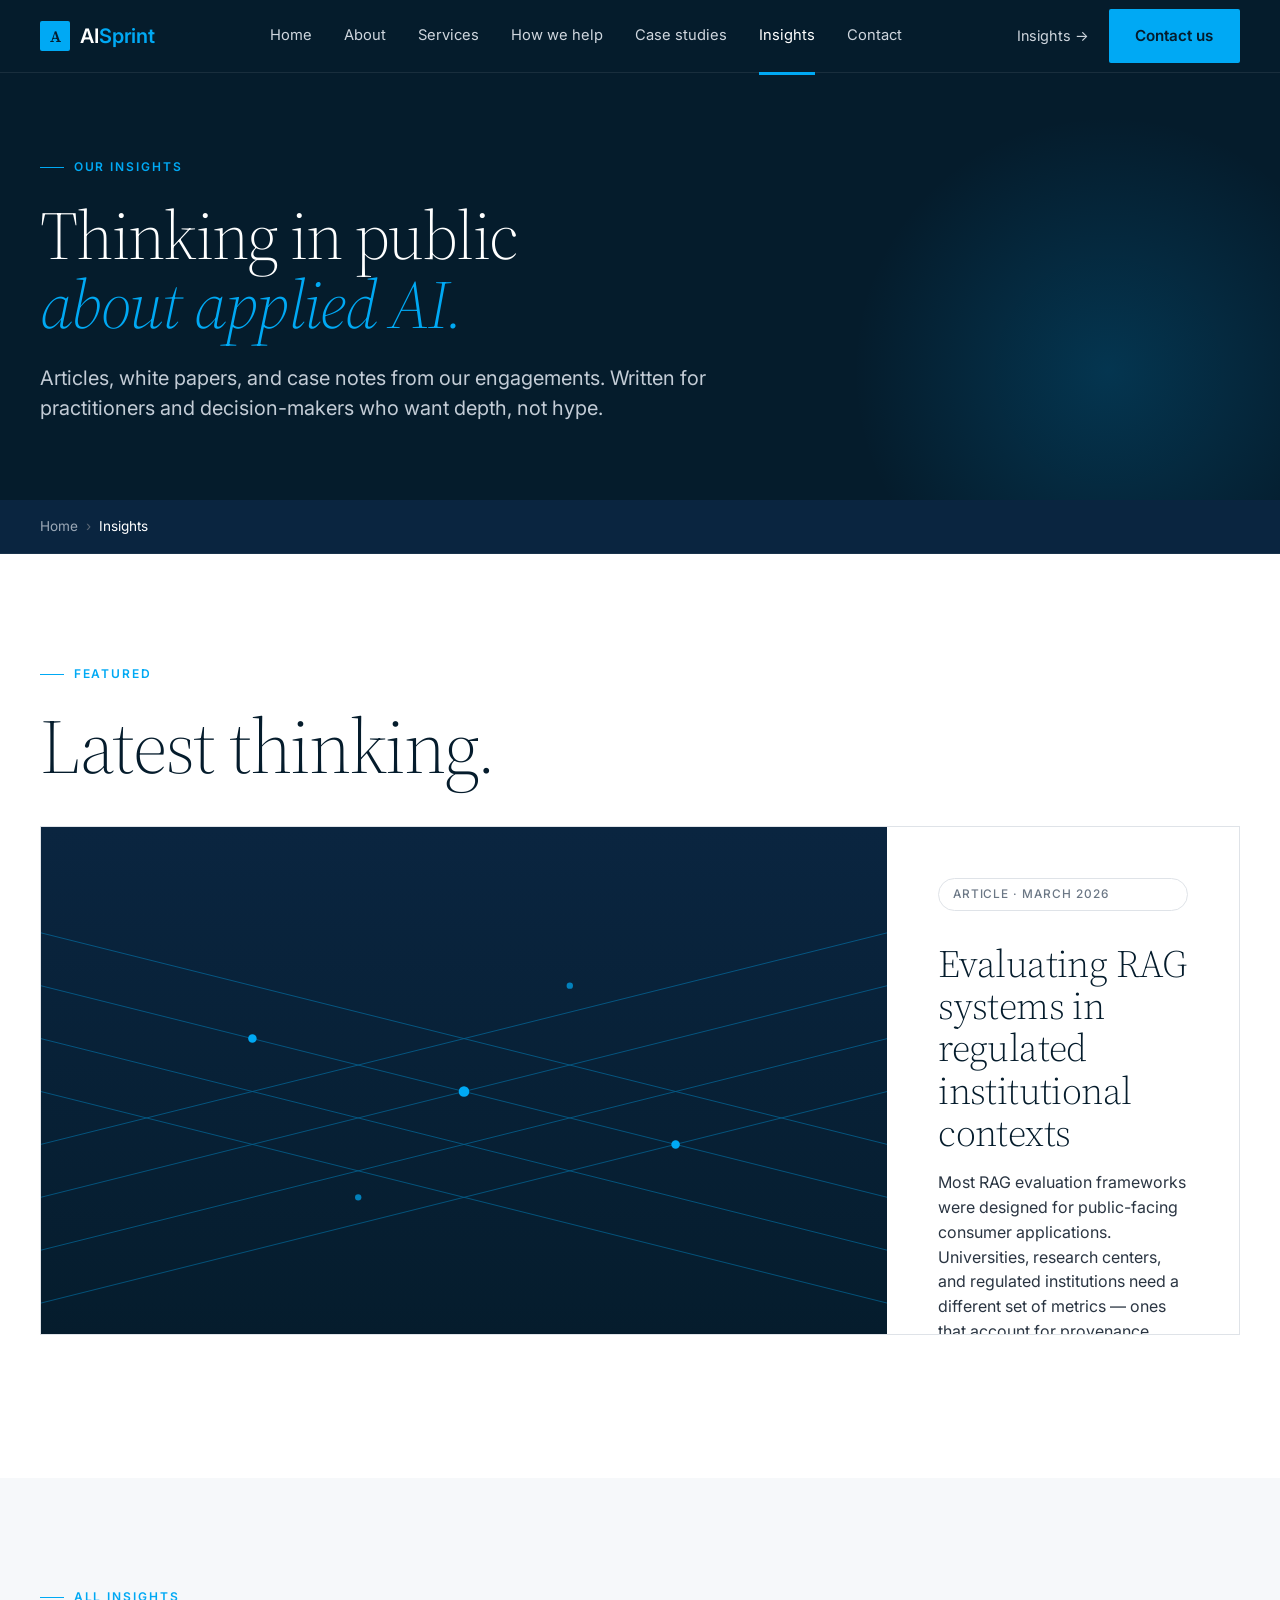
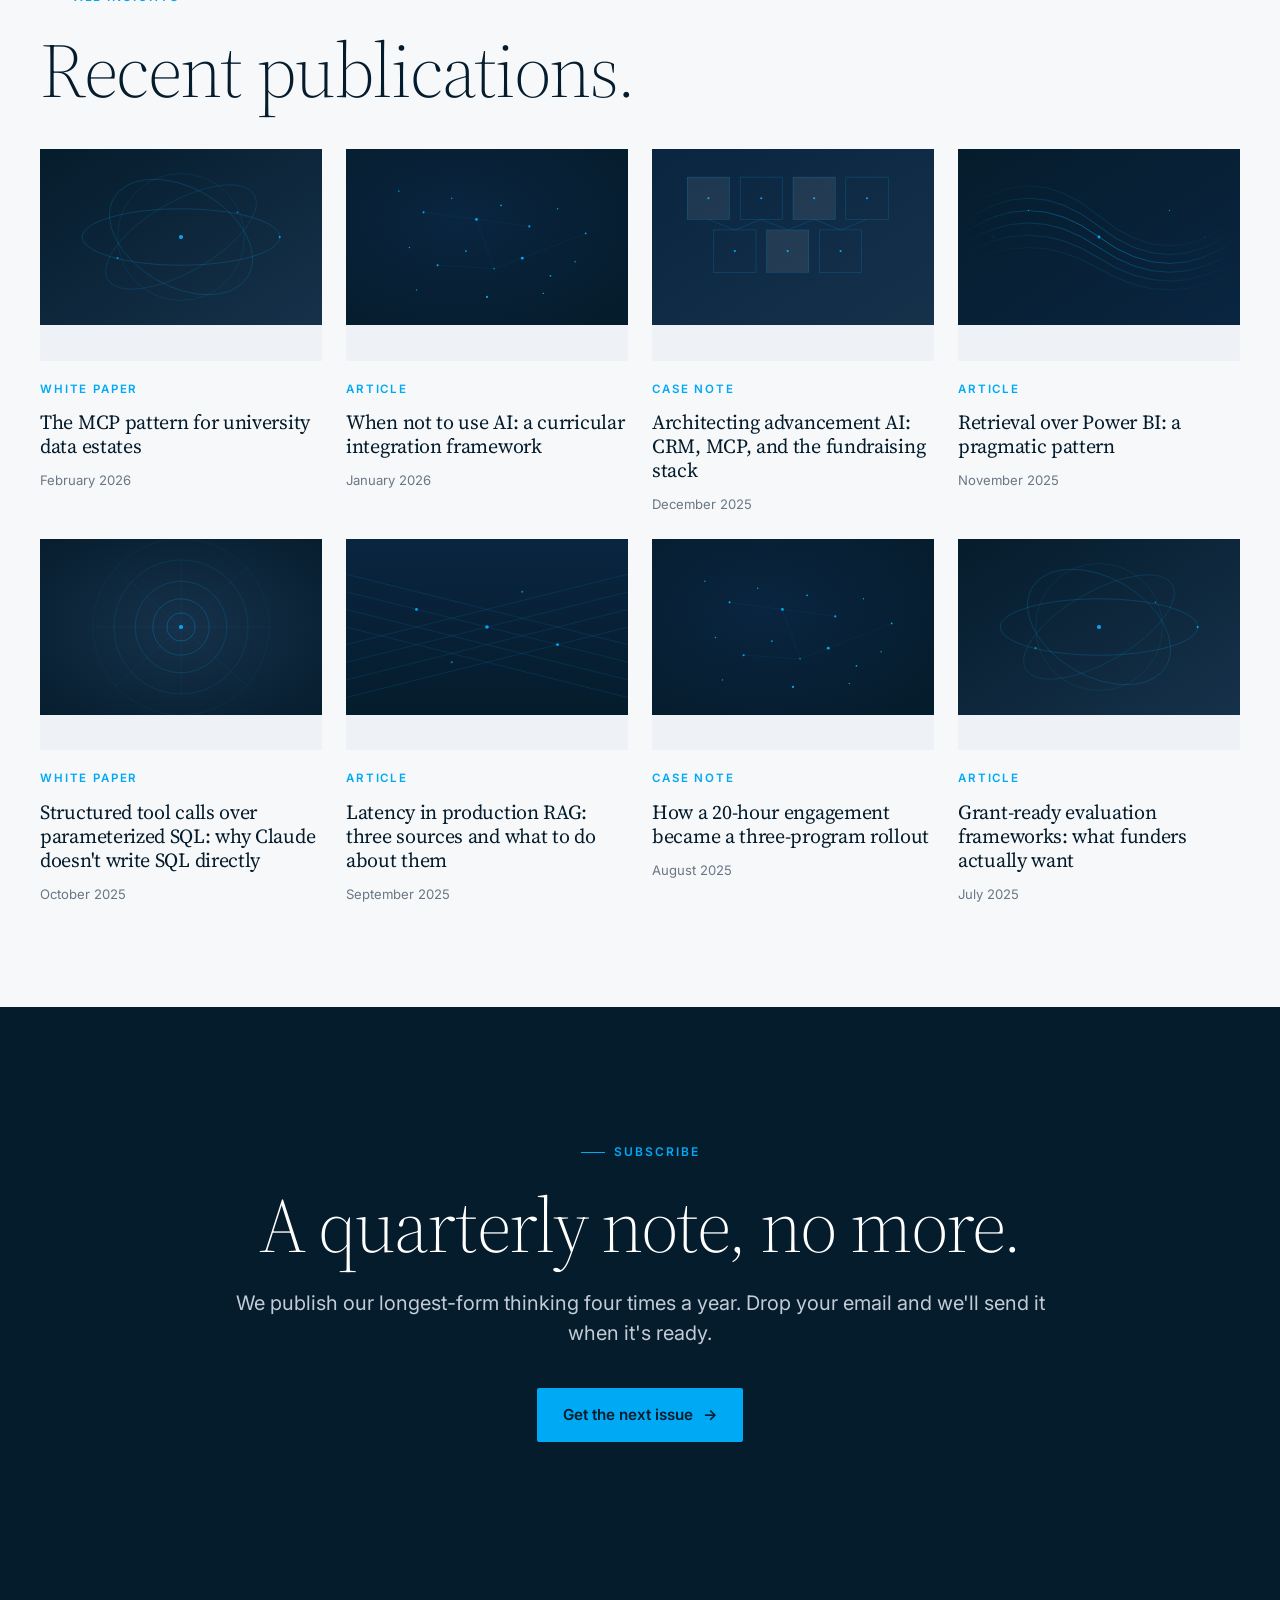
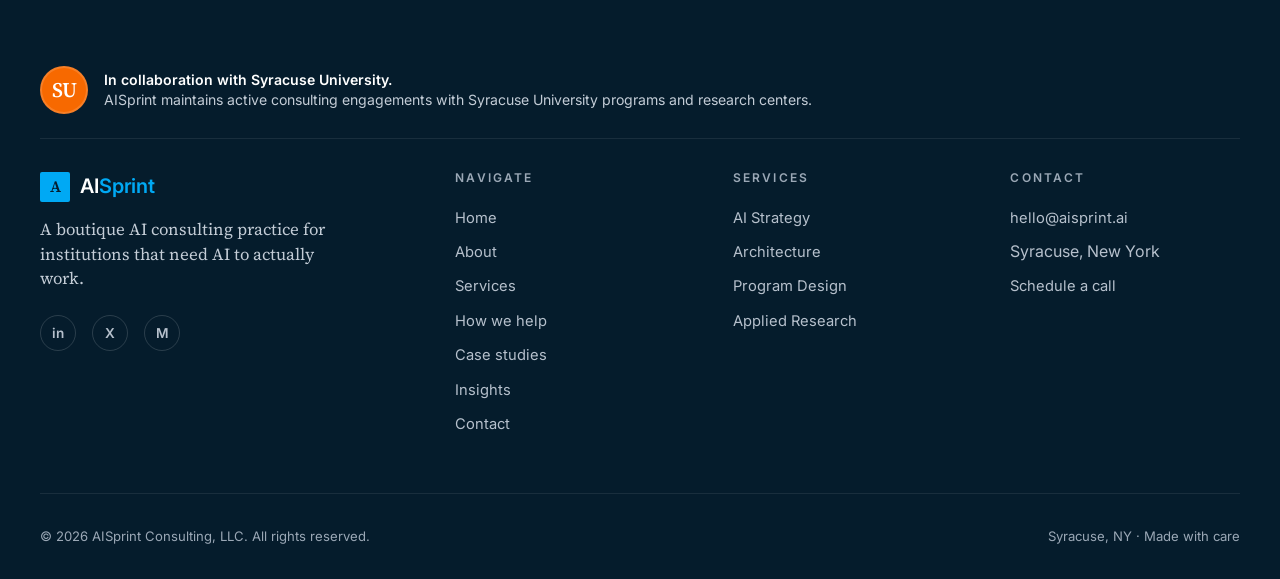
<file: insights.html>
<!DOCTYPE html>
<html lang="en">
<head>
<meta charset="UTF-8">
<meta name="viewport" content="width=device-width, initial-scale=1.0">
<title>Insights — AISprint</title>
<meta name="description" content="AISprint articles, white papers, and case notes on applied AI for institutions.">
<link rel="icon" type="image/svg+xml" href="assets/favicon.svg">
<link rel="stylesheet" href="css/styles.css">
</head>
<body>
<header class="topbar">
  <div class="topbar-inner">
    <a href="index.html" class="brand">
      <span class="brand-mark">A</span>
      <span class="brand-name">AI<em>Sprint</em></span>
    </a>
    <nav>
      <ul class="nav-primary">
        <li><a href="index.html">Home</a></li>
        <li><a href="about.html">About</a></li>
        <li><a href="services.html">Services</a></li>
        <li><a href="how-we-help.html">How we help</a></li>
        <li><a href="case-studies.html">Case studies</a></li>
        <li><a href="insights.html" class="active">Insights</a></li>
        <li><a href="contact.html">Contact</a></li>
      </ul>
    </nav>
    <div class="nav-right">
      <a href="insights.html" class="nav-search">Insights →</a>
      <a href="contact.html" class="btn btn-primary">Contact us</a>
      <button class="nav-toggle" aria-expanded="false" aria-label="Menu">☰</button>
    </div>
  </div>
</header>
<main id="main">

<section class="page-hero">
  <div class="container-wide">
    <div class="eyebrow mb-2" style="color: var(--accent);">Our insights</div>
    <h1>Thinking in public<br><em>about applied AI.</em></h1>
    <p class="lead">
      Articles, white papers, and case notes from our engagements. Written for practitioners
      and decision-makers who want depth, not hype.
    </p>
  </div>
</section>

<div class="breadcrumb-row">
  <div class="container-wide">
    <a href="index.html">Home</a>
    <span class="sep">›</span>
    <span class="current">Insights</span>
  </div>
</div>

<section class="section">
  <div class="container">
    <div class="eyebrow mb-2">Featured</div>
    <h2 class="h-display mb-3">Latest thinking.</h2>

    <article class="impact-featured" data-reveal>
      <div class="thumb"><object data="assets/graphic-mesh.svg" type="image/svg+xml" aria-label=""></object></div>
      <div class="body">
        <div class="tag-pill" style="margin-bottom: 1rem; display: inline-block;">Article · March 2026</div>
        <h3>Evaluating RAG systems in regulated institutional contexts</h3>
        <p class="mb-2">Most RAG evaluation frameworks were designed for public-facing consumer applications. Universities, research centers, and regulated institutions need a different set of metrics — ones that account for provenance, auditability, and faithfulness to cited sources. This article walks through the framework we've refined across four recent engagements.</p>
        <a href="#" class="btn-link">Read the article <span>→</span></a>
      </div>
    </article>
  </div>
</section>

<section class="section bg-paper">
  <div class="container">
    <div class="eyebrow mb-2">All insights</div>
    <h2 class="h-display mb-3">Recent publications.</h2>

    <div class="insights-grid">
      <a href="#" class="insight-card" data-reveal>
        <div class="thumb"><object data="assets/graphic-orbits.svg" type="image/svg+xml" aria-label=""></object></div>
        <div class="kind">White Paper</div>
        <h3>The MCP pattern for university data estates</h3>
        <div class="date">February 2026</div>
      </a>
      <a href="#" class="insight-card" data-reveal>
        <div class="thumb"><object data="assets/graphic-particles.svg" type="image/svg+xml" aria-label=""></object></div>
        <div class="kind">Article</div>
        <h3>When not to use AI: a curricular integration framework</h3>
        <div class="date">January 2026</div>
      </a>
      <a href="#" class="insight-card" data-reveal>
        <div class="thumb"><object data="assets/graphic-grid.svg" type="image/svg+xml" aria-label=""></object></div>
        <div class="kind">Case Note</div>
        <h3>Architecting advancement AI: CRM, MCP, and the fundraising stack</h3>
        <div class="date">December 2025</div>
      </a>
      <a href="#" class="insight-card" data-reveal>
        <div class="thumb"><object data="assets/graphic-flow.svg" type="image/svg+xml" aria-label=""></object></div>
        <div class="kind">Article</div>
        <h3>Retrieval over Power BI: a pragmatic pattern</h3>
        <div class="date">November 2025</div>
      </a>
      <a href="#" class="insight-card" data-reveal>
        <div class="thumb"><object data="assets/graphic-rings.svg" type="image/svg+xml" aria-label=""></object></div>
        <div class="kind">White Paper</div>
        <h3>Structured tool calls over parameterized SQL: why Claude doesn't write SQL directly</h3>
        <div class="date">October 2025</div>
      </a>
      <a href="#" class="insight-card" data-reveal>
        <div class="thumb"><object data="assets/graphic-mesh.svg" type="image/svg+xml" aria-label=""></object></div>
        <div class="kind">Article</div>
        <h3>Latency in production RAG: three sources and what to do about them</h3>
        <div class="date">September 2025</div>
      </a>
      <a href="#" class="insight-card" data-reveal>
        <div class="thumb"><object data="assets/graphic-particles.svg" type="image/svg+xml" aria-label=""></object></div>
        <div class="kind">Case Note</div>
        <h3>How a 20-hour engagement became a three-program rollout</h3>
        <div class="date">August 2025</div>
      </a>
      <a href="#" class="insight-card" data-reveal>
        <div class="thumb"><object data="assets/graphic-orbits.svg" type="image/svg+xml" aria-label=""></object></div>
        <div class="kind">Article</div>
        <h3>Grant-ready evaluation frameworks: what funders actually want</h3>
        <div class="date">July 2025</div>
      </a>
    </div>
  </div>
</section>

<section class="section-lg bg-dark">
  <div class="container text-center">
    <div class="eyebrow mb-2">Subscribe</div>
    <h2 class="h-display mb-2" style="color: var(--white); max-width: 22ch; margin-left:auto; margin-right:auto;">A quarterly note, no more.</h2>
    <p class="lead mb-3" style="color: #c3ccd6; margin-left:auto; margin-right:auto;">We publish our longest-form thinking four times a year. Drop your email and we'll send it when it's ready.</p>
    <a href="contact.html" class="btn btn-primary">Get the next issue <span class="arr">→</span></a>
  </div>
</section>

</main>
<footer class="footer">
  <div class="container-wide">
    <div class="affiliation">
      <div class="affiliation-mark">SU</div>
      <div class="affiliation-text">
        <strong>In collaboration with Syracuse University.</strong><br>
        AISprint maintains active consulting engagements with Syracuse University programs and research centers.
      </div>
    </div>
    <div class="footer-top">
      <div>
        <div class="brand">
          <span class="brand-mark">A</span>
          <span class="brand-name">AI<em>Sprint</em></span>
        </div>
        <p class="footer-tag">A boutique AI consulting practice for institutions that need AI to actually work.</p>
        <div class="footer-social">
          <a href="#" aria-label="LinkedIn">in</a>
          <a href="#" aria-label="X / Twitter">X</a>
          <a href="#" aria-label="Medium">M</a>
        </div>
      </div>
      <div>
        <h4>Navigate</h4>
        <ul>
          <li><a href="index.html">Home</a></li>
          <li><a href="about.html">About</a></li>
          <li><a href="services.html">Services</a></li>
          <li><a href="how-we-help.html">How we help</a></li>
          <li><a href="case-studies.html">Case studies</a></li>
          <li><a href="insights.html">Insights</a></li>
          <li><a href="contact.html">Contact</a></li>
        </ul>
      </div>
      <div>
        <h4>Services</h4>
        <ul>
          <li><a href="services.html#strategy">AI Strategy</a></li>
          <li><a href="services.html#architecture">Architecture</a></li>
          <li><a href="services.html#program">Program Design</a></li>
          <li><a href="services.html#research">Applied Research</a></li>
        </ul>
      </div>
      <div>
        <h4>Contact</h4>
        <ul>
          <li><a href="mailto:hello@aisprint.ai">hello@aisprint.ai</a></li>
          <li>Syracuse, New York</li>
          <li><a href="contact.html">Schedule a call</a></li>
        </ul>
      </div>
    </div>
    <div class="footer-base">
      <span>© <span data-year>2026</span> AISprint Consulting, LLC. All rights reserved.</span>
      <span>Syracuse, NY · Made with care</span>
    </div>
  </div>
</footer>

<script src="js/main.js"></script>
</body>
</html>
</file>
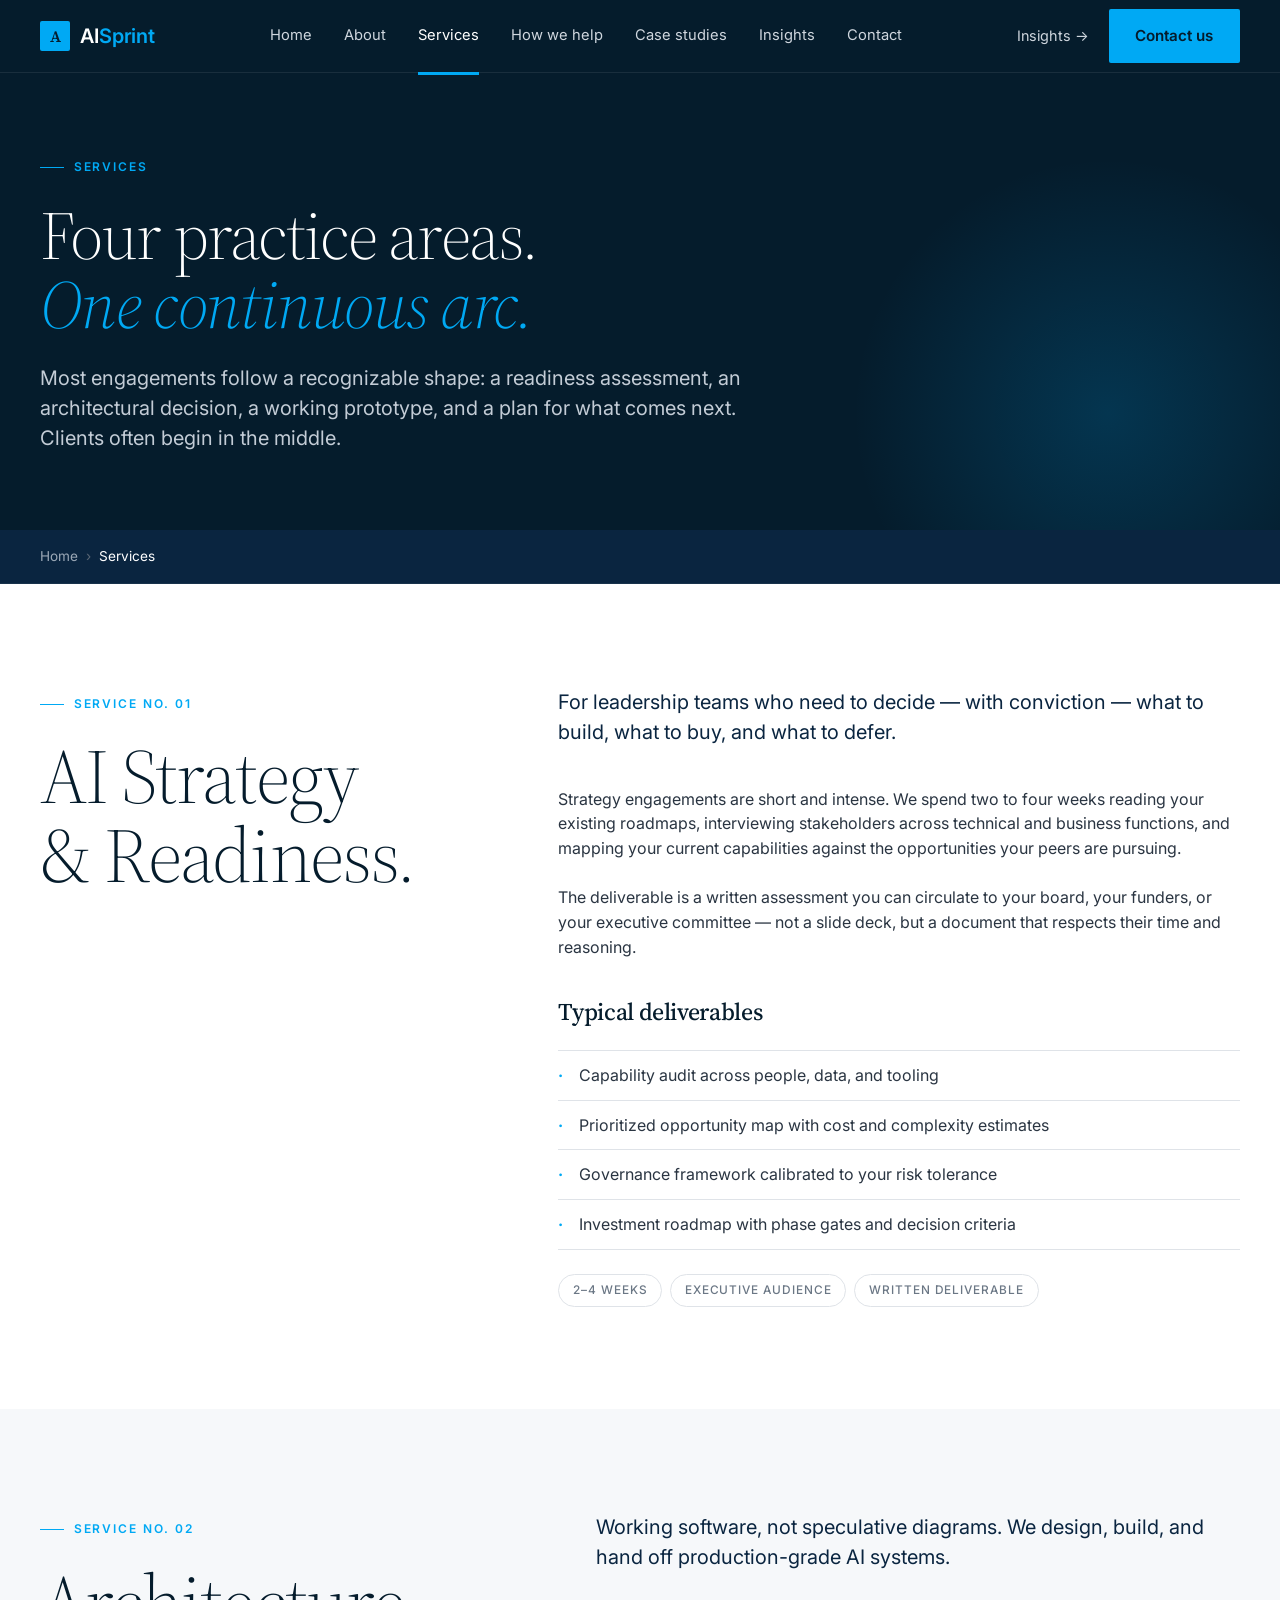
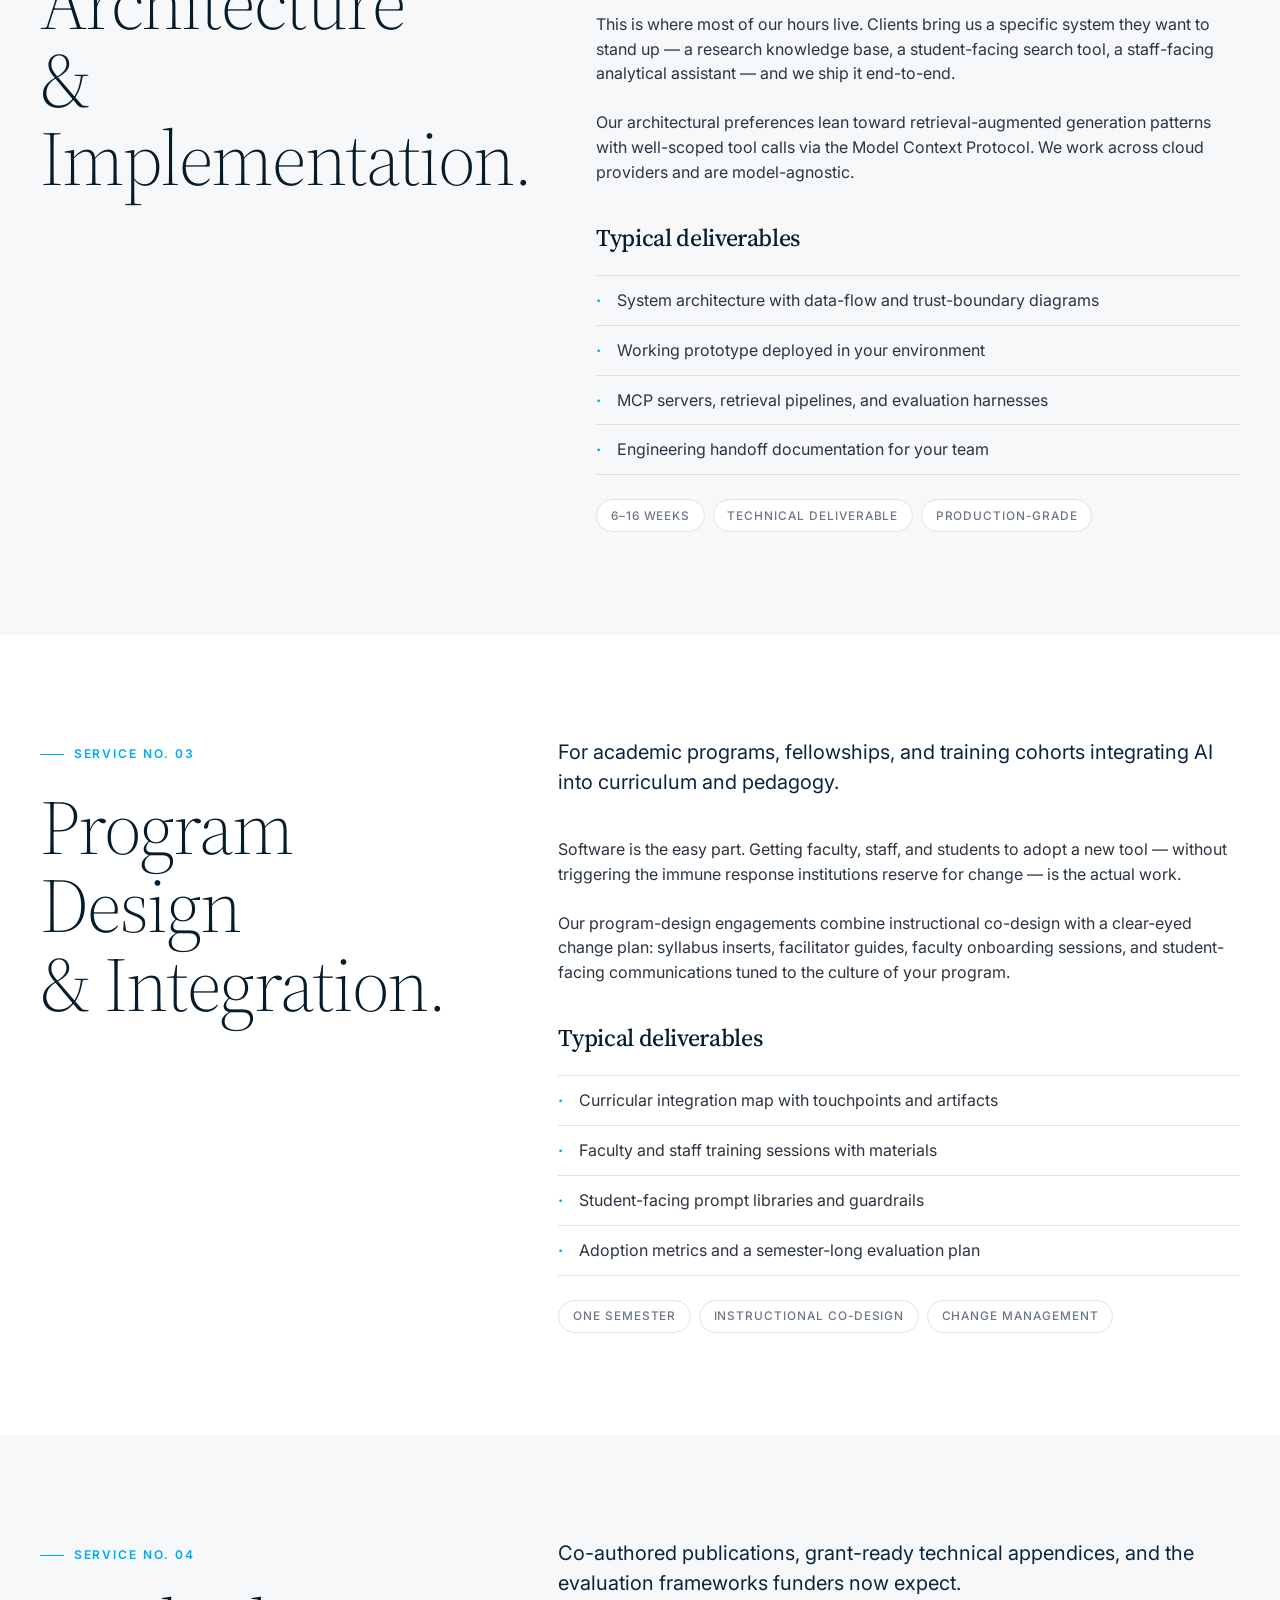
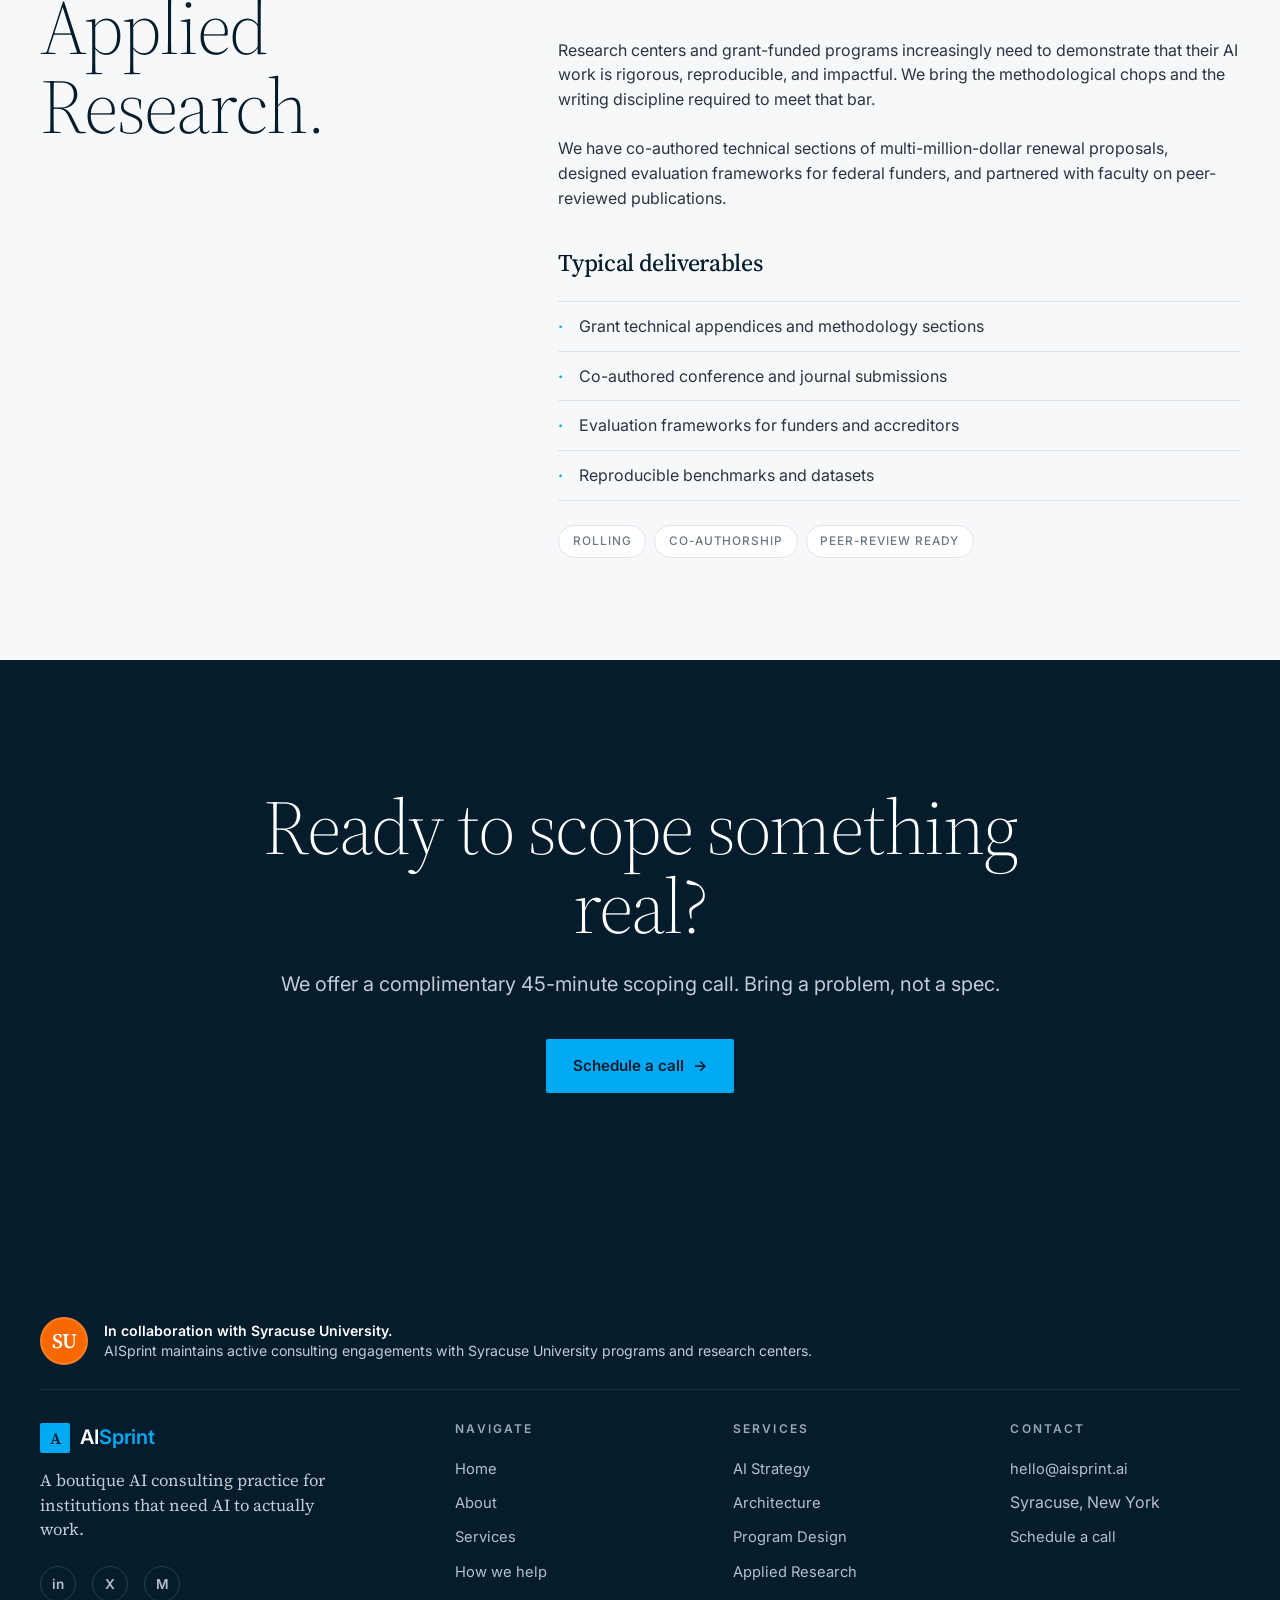
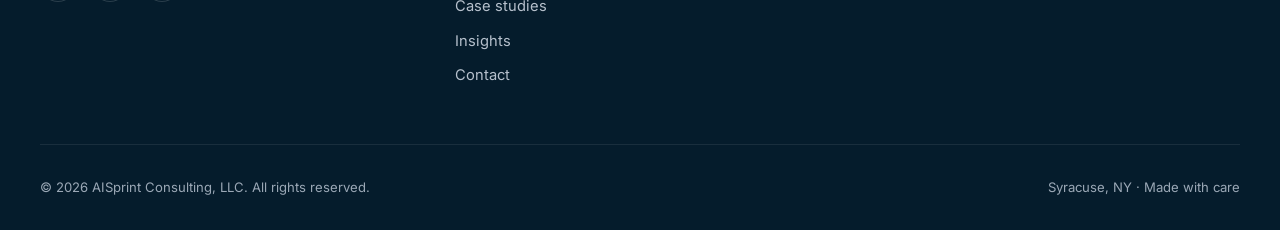
<file: services.html>
<!DOCTYPE html>
<html lang="en">
<head>
<meta charset="UTF-8">
<meta name="viewport" content="width=device-width, initial-scale=1.0">
<title>Services — AISprint</title>
<meta name="description" content="Four AI consulting service lines: strategy, architecture, program design, applied research.">
<link rel="icon" type="image/svg+xml" href="assets/favicon.svg">
<link rel="stylesheet" href="css/styles.css">
</head>
<body>
<header class="topbar">
  <div class="topbar-inner">
    <a href="index.html" class="brand">
      <span class="brand-mark">A</span>
      <span class="brand-name">AI<em>Sprint</em></span>
    </a>
    <nav>
      <ul class="nav-primary">
        <li><a href="index.html">Home</a></li>
        <li><a href="about.html">About</a></li>
        <li><a href="services.html" class="active">Services</a></li>
        <li><a href="how-we-help.html">How we help</a></li>
        <li><a href="case-studies.html">Case studies</a></li>
        <li><a href="insights.html">Insights</a></li>
        <li><a href="contact.html">Contact</a></li>
      </ul>
    </nav>
    <div class="nav-right">
      <a href="insights.html" class="nav-search">Insights →</a>
      <a href="contact.html" class="btn btn-primary">Contact us</a>
      <button class="nav-toggle" aria-expanded="false" aria-label="Menu">☰</button>
    </div>
  </div>
</header>
<main id="main">

<section class="page-hero">
  <div class="container-wide">
    <div class="eyebrow mb-2" style="color: var(--accent);">Services</div>
    <h1>Four practice areas.<br><em>One continuous arc.</em></h1>
    <p class="lead">
      Most engagements follow a recognizable shape: a readiness assessment, an architectural
      decision, a working prototype, and a plan for what comes next. Clients often begin in the middle.
    </p>
  </div>
</section>

<div class="breadcrumb-row">
  <div class="container-wide">
    <a href="index.html">Home</a>
    <span class="sep">›</span>
    <span class="current">Services</span>
  </div>
</div>

<section class="section" id="strategy">
  <div class="container split">
    <div class="split-sticky">
      <div class="eyebrow">Service No. 01</div>
      <h2 class="h-display mt-2">AI Strategy<br>&amp; Readiness.</h2>
    </div>
    <div>
      <p class="lead mb-3">For leadership teams who need to decide — with conviction — what to build, what to buy, and what to defer.</p>
      <p class="mb-2">Strategy engagements are short and intense. We spend two to four weeks reading your existing roadmaps, interviewing stakeholders across technical and business functions, and mapping your current capabilities against the opportunities your peers are pursuing.</p>
      <p class="mb-3">The deliverable is a written assessment you can circulate to your board, your funders, or your executive committee — not a slide deck, but a document that respects their time and reasoning.</p>

      <h4 class="h-md mb-2" style="font-family: var(--serif); font-weight: 500;">Typical deliverables</h4>
      <ul style="list-style: none; padding: 0; margin-bottom: 1.5rem;">
        <li style="padding: 0.75rem 0; border-top: 1px solid var(--border);"><strong style="color: var(--accent); margin-right: 0.75rem;">·</strong> Capability audit across people, data, and tooling</li>
        <li style="padding: 0.75rem 0; border-top: 1px solid var(--border);"><strong style="color: var(--accent); margin-right: 0.75rem;">·</strong> Prioritized opportunity map with cost and complexity estimates</li>
        <li style="padding: 0.75rem 0; border-top: 1px solid var(--border);"><strong style="color: var(--accent); margin-right: 0.75rem;">·</strong> Governance framework calibrated to your risk tolerance</li>
        <li style="padding: 0.75rem 0; border-top: 1px solid var(--border); border-bottom: 1px solid var(--border);"><strong style="color: var(--accent); margin-right: 0.75rem;">·</strong> Investment roadmap with phase gates and decision criteria</li>
      </ul>
      <div class="tags">
        <span class="tag-pill">2–4 weeks</span>
        <span class="tag-pill">Executive audience</span>
        <span class="tag-pill">Written deliverable</span>
      </div>
    </div>
  </div>
</section>

<section class="section bg-paper" id="architecture">
  <div class="container split">
    <div class="split-sticky">
      <div class="eyebrow">Service No. 02</div>
      <h2 class="h-display mt-2">Architecture<br>&amp; Implementation.</h2>
    </div>
    <div>
      <p class="lead mb-3">Working software, not speculative diagrams. We design, build, and hand off production-grade AI systems.</p>
      <p class="mb-2">This is where most of our hours live. Clients bring us a specific system they want to stand up — a research knowledge base, a student-facing search tool, a staff-facing analytical assistant — and we ship it end-to-end.</p>
      <p class="mb-3">Our architectural preferences lean toward retrieval-augmented generation patterns with well-scoped tool calls via the Model Context Protocol. We work across cloud providers and are model-agnostic.</p>

      <h4 class="h-md mb-2" style="font-family: var(--serif); font-weight: 500;">Typical deliverables</h4>
      <ul style="list-style: none; padding: 0; margin-bottom: 1.5rem;">
        <li style="padding: 0.75rem 0; border-top: 1px solid var(--border);"><strong style="color: var(--accent); margin-right: 0.75rem;">·</strong> System architecture with data-flow and trust-boundary diagrams</li>
        <li style="padding: 0.75rem 0; border-top: 1px solid var(--border);"><strong style="color: var(--accent); margin-right: 0.75rem;">·</strong> Working prototype deployed in your environment</li>
        <li style="padding: 0.75rem 0; border-top: 1px solid var(--border);"><strong style="color: var(--accent); margin-right: 0.75rem;">·</strong> MCP servers, retrieval pipelines, and evaluation harnesses</li>
        <li style="padding: 0.75rem 0; border-top: 1px solid var(--border); border-bottom: 1px solid var(--border);"><strong style="color: var(--accent); margin-right: 0.75rem;">·</strong> Engineering handoff documentation for your team</li>
      </ul>
      <div class="tags">
        <span class="tag-pill">6–16 weeks</span>
        <span class="tag-pill">Technical deliverable</span>
        <span class="tag-pill">Production-grade</span>
      </div>
    </div>
  </div>
</section>

<section class="section" id="program">
  <div class="container split">
    <div class="split-sticky">
      <div class="eyebrow">Service No. 03</div>
      <h2 class="h-display mt-2">Program Design<br>&amp; Integration.</h2>
    </div>
    <div>
      <p class="lead mb-3">For academic programs, fellowships, and training cohorts integrating AI into curriculum and pedagogy.</p>
      <p class="mb-2">Software is the easy part. Getting faculty, staff, and students to adopt a new tool — without triggering the immune response institutions reserve for change — is the actual work.</p>
      <p class="mb-3">Our program-design engagements combine instructional co-design with a clear-eyed change plan: syllabus inserts, facilitator guides, faculty onboarding sessions, and student-facing communications tuned to the culture of your program.</p>

      <h4 class="h-md mb-2" style="font-family: var(--serif); font-weight: 500;">Typical deliverables</h4>
      <ul style="list-style: none; padding: 0; margin-bottom: 1.5rem;">
        <li style="padding: 0.75rem 0; border-top: 1px solid var(--border);"><strong style="color: var(--accent); margin-right: 0.75rem;">·</strong> Curricular integration map with touchpoints and artifacts</li>
        <li style="padding: 0.75rem 0; border-top: 1px solid var(--border);"><strong style="color: var(--accent); margin-right: 0.75rem;">·</strong> Faculty and staff training sessions with materials</li>
        <li style="padding: 0.75rem 0; border-top: 1px solid var(--border);"><strong style="color: var(--accent); margin-right: 0.75rem;">·</strong> Student-facing prompt libraries and guardrails</li>
        <li style="padding: 0.75rem 0; border-top: 1px solid var(--border); border-bottom: 1px solid var(--border);"><strong style="color: var(--accent); margin-right: 0.75rem;">·</strong> Adoption metrics and a semester-long evaluation plan</li>
      </ul>
      <div class="tags">
        <span class="tag-pill">One semester</span>
        <span class="tag-pill">Instructional co-design</span>
        <span class="tag-pill">Change management</span>
      </div>
    </div>
  </div>
</section>

<section class="section bg-paper" id="research">
  <div class="container split">
    <div class="split-sticky">
      <div class="eyebrow">Service No. 04</div>
      <h2 class="h-display mt-2">Applied<br>Research.</h2>
    </div>
    <div>
      <p class="lead mb-3">Co-authored publications, grant-ready technical appendices, and the evaluation frameworks funders now expect.</p>
      <p class="mb-2">Research centers and grant-funded programs increasingly need to demonstrate that their AI work is rigorous, reproducible, and impactful. We bring the methodological chops and the writing discipline required to meet that bar.</p>
      <p class="mb-3">We have co-authored technical sections of multi-million-dollar renewal proposals, designed evaluation frameworks for federal funders, and partnered with faculty on peer-reviewed publications.</p>

      <h4 class="h-md mb-2" style="font-family: var(--serif); font-weight: 500;">Typical deliverables</h4>
      <ul style="list-style: none; padding: 0; margin-bottom: 1.5rem;">
        <li style="padding: 0.75rem 0; border-top: 1px solid var(--border);"><strong style="color: var(--accent); margin-right: 0.75rem;">·</strong> Grant technical appendices and methodology sections</li>
        <li style="padding: 0.75rem 0; border-top: 1px solid var(--border);"><strong style="color: var(--accent); margin-right: 0.75rem;">·</strong> Co-authored conference and journal submissions</li>
        <li style="padding: 0.75rem 0; border-top: 1px solid var(--border);"><strong style="color: var(--accent); margin-right: 0.75rem;">·</strong> Evaluation frameworks for funders and accreditors</li>
        <li style="padding: 0.75rem 0; border-top: 1px solid var(--border); border-bottom: 1px solid var(--border);"><strong style="color: var(--accent); margin-right: 0.75rem;">·</strong> Reproducible benchmarks and datasets</li>
      </ul>
      <div class="tags">
        <span class="tag-pill">Rolling</span>
        <span class="tag-pill">Co-authorship</span>
        <span class="tag-pill">Peer-review ready</span>
      </div>
    </div>
  </div>
</section>

<section class="section-lg bg-dark">
  <div class="container text-center">
    <h2 class="h-display mb-2" style="color: var(--white); max-width: 22ch; margin-left:auto; margin-right:auto;">Ready to scope something real?</h2>
    <p class="lead mb-3" style="color: #c3ccd6; margin-left:auto; margin-right:auto;">We offer a complimentary 45-minute scoping call. Bring a problem, not a spec.</p>
    <a href="contact.html" class="btn btn-primary">Schedule a call <span class="arr">→</span></a>
  </div>
</section>

</main>
<footer class="footer">
  <div class="container-wide">
    <div class="affiliation">
      <div class="affiliation-mark">SU</div>
      <div class="affiliation-text">
        <strong>In collaboration with Syracuse University.</strong><br>
        AISprint maintains active consulting engagements with Syracuse University programs and research centers.
      </div>
    </div>
    <div class="footer-top">
      <div>
        <div class="brand">
          <span class="brand-mark">A</span>
          <span class="brand-name">AI<em>Sprint</em></span>
        </div>
        <p class="footer-tag">A boutique AI consulting practice for institutions that need AI to actually work.</p>
        <div class="footer-social">
          <a href="#" aria-label="LinkedIn">in</a>
          <a href="#" aria-label="X / Twitter">X</a>
          <a href="#" aria-label="Medium">M</a>
        </div>
      </div>
      <div>
        <h4>Navigate</h4>
        <ul>
          <li><a href="index.html">Home</a></li>
          <li><a href="about.html">About</a></li>
          <li><a href="services.html">Services</a></li>
          <li><a href="how-we-help.html">How we help</a></li>
          <li><a href="case-studies.html">Case studies</a></li>
          <li><a href="insights.html">Insights</a></li>
          <li><a href="contact.html">Contact</a></li>
        </ul>
      </div>
      <div>
        <h4>Services</h4>
        <ul>
          <li><a href="services.html#strategy">AI Strategy</a></li>
          <li><a href="services.html#architecture">Architecture</a></li>
          <li><a href="services.html#program">Program Design</a></li>
          <li><a href="services.html#research">Applied Research</a></li>
        </ul>
      </div>
      <div>
        <h4>Contact</h4>
        <ul>
          <li><a href="mailto:hello@aisprint.ai">hello@aisprint.ai</a></li>
          <li>Syracuse, New York</li>
          <li><a href="contact.html">Schedule a call</a></li>
        </ul>
      </div>
    </div>
    <div class="footer-base">
      <span>© <span data-year>2026</span> AISprint Consulting, LLC. All rights reserved.</span>
      <span>Syracuse, NY · Made with care</span>
    </div>
  </div>
</footer>

<script src="js/main.js"></script>
</body>
</html>
</file>
<file: css/styles.css>
/* ==========================================================================
   AISprint — Design System
   Dark top nav, content-forward light sections, case-study grid, editorial type
   ========================================================================== */

@import url('https://fonts.googleapis.com/css2?family=Inter:wght@300;400;500;600;700&family=Source+Serif+4:ital,opsz,wght@0,8..60,300;0,8..60,400;0,8..60,600;1,8..60,400&display=swap');

:root {
  /* Palette */
  --ink:         #051c2c;   /* deep navy — primary brand dark */
  --ink-2:       #0a2540;
  --ink-3:       #16314a;
  --white:       #ffffff;
  --paper:       #f6f8fa;
  --paper-2:     #eef1f5;
  --border:      #dfe3e8;
  --muted:       #6b7785;
  --body:        #2a3542;
  --accent:      #00a9f4;   /* bright cyan/azure — link + CTA accent */
  --accent-2:    #0b8dd0;
  --accent-dark: #034b74;
  --danger:      #d93025;

  /* Type */
  --sans:  'Inter', -apple-system, BlinkMacSystemFont, 'Segoe UI', sans-serif;
  --serif: 'Source Serif 4', 'Georgia', serif;

  /* Layout */
  --max:     1280px;
  --max-wide: 1440px;
  --gutter:  clamp(1.25rem, 4vw, 2.5rem);
  --nav-h:   72px;

  /* Transitions */
  --t-fast: 180ms cubic-bezier(.4,0,.2,1);
  --t-med:  280ms cubic-bezier(.4,0,.2,1);
}

* { box-sizing: border-box; margin: 0; padding: 0; }

html { scroll-behavior: smooth; }

body {
  font-family: var(--sans);
  font-size: 16px;
  line-height: 1.55;
  color: var(--body);
  background: var(--white);
  -webkit-font-smoothing: antialiased;
  -moz-osx-font-smoothing: grayscale;
  overflow-x: hidden;
}

img { max-width: 100%; display: block; }
a { color: inherit; text-decoration: none; }
button { font-family: inherit; cursor: pointer; border: none; background: none; }

/* ==========================================================================
   Typography
   ========================================================================== */
h1, h2, h3, h4, h5, h6 {
  color: var(--ink);
  font-weight: 400;
  letter-spacing: -0.015em;
  line-height: 1.1;
}

.h-display {
  font-family: var(--serif);
  font-weight: 300;
  font-size: clamp(2.5rem, 6vw, 5rem);
  line-height: 1.02;
  letter-spacing: -0.025em;
}
.h-hero {
  font-family: var(--serif);
  font-weight: 300;
  font-size: clamp(2.75rem, 7.5vw, 6rem);
  line-height: 0.98;
  letter-spacing: -0.03em;
}
.h-xl { font-family: var(--serif); font-weight: 300; font-size: clamp(2rem, 4vw, 3.25rem); }
.h-lg { font-family: var(--serif); font-weight: 300; font-size: clamp(1.6rem, 2.8vw, 2.25rem); }
.h-md { font-size: clamp(1.25rem, 2vw, 1.5rem); font-weight: 500; }
.h-sm { font-size: 1.05rem; font-weight: 600; }

p { color: var(--body); max-width: 68ch; }
.lead {
  font-size: clamp(1.05rem, 1.6vw, 1.25rem);
  line-height: 1.5;
  color: var(--ink-2);
  max-width: 64ch;
}

.eyebrow {
  font-size: 0.75rem;
  font-weight: 600;
  letter-spacing: 0.16em;
  text-transform: uppercase;
  color: var(--accent);
  display: inline-flex;
  align-items: center;
  gap: 0.6rem;
}
.eyebrow::before {
  content: '';
  display: inline-block;
  width: 24px;
  height: 1px;
  background: var(--accent);
}

.serif { font-family: var(--serif); }

/* ==========================================================================
   Layout primitives
   ========================================================================== */
.container {
  max-width: var(--max);
  margin: 0 auto;
  padding-left: var(--gutter);
  padding-right: var(--gutter);
}
.container-wide {
  max-width: var(--max-wide);
  margin: 0 auto;
  padding-left: var(--gutter);
  padding-right: var(--gutter);
}

.section { padding: clamp(4rem, 8vw, 7rem) 0; }
.section-sm { padding: clamp(3rem, 5vw, 4.5rem) 0; }
.section-lg { padding: clamp(5rem, 10vw, 9rem) 0; }

.bg-dark  { background: var(--ink); color: #cfd6de; }
.bg-dark h1, .bg-dark h2, .bg-dark h3, .bg-dark h4 { color: var(--white); }
.bg-dark p { color: #b6c0cc; }

.bg-paper { background: var(--paper); }
.bg-paper-2 { background: var(--paper-2); }

.rule { height: 1px; background: var(--border); border: 0; margin: 0; }
.rule-dark { height: 1px; background: rgba(255,255,255,0.12); border: 0; margin: 0; }

/* ==========================================================================
   Top Navigation — dark, sticky, with sub-nav row
   ========================================================================== */
.topbar {
  position: sticky;
  top: 0;
  z-index: 100;
  background: var(--ink);
  color: var(--white);
  border-bottom: 1px solid rgba(255,255,255,0.08);
}
.topbar-inner {
  max-width: var(--max-wide);
  margin: 0 auto;
  padding: 0 var(--gutter);
  height: var(--nav-h);
  display: flex;
  align-items: center;
  justify-content: space-between;
  gap: 2rem;
}
.brand {
  display: flex;
  align-items: center;
  gap: 0.65rem;
  font-size: 1.25rem;
  font-weight: 600;
  color: var(--white);
  letter-spacing: -0.01em;
}
.brand-mark {
  width: 30px;
  height: 30px;
  background: var(--accent);
  display: grid;
  place-items: center;
  color: var(--ink);
  font-family: var(--serif);
  font-weight: 600;
  font-size: 1rem;
  border-radius: 2px;
  flex-shrink: 0;
}
.brand span.brand-name { letter-spacing: -0.01em; }
.brand em {
  font-style: normal;
  color: var(--accent);
  font-weight: 600;
}

.nav-primary {
  display: flex;
  gap: 2rem;
  list-style: none;
  align-items: center;
  font-size: 0.92rem;
  font-weight: 400;
}
.nav-primary a {
  color: #cfd6de;
  position: relative;
  padding: 0.4rem 0;
  transition: color var(--t-fast);
}
.nav-primary a:hover { color: var(--white); }
.nav-primary a.active {
  color: var(--white);
}
.nav-primary a.active::after {
  content: '';
  position: absolute;
  left: 0; right: 0; bottom: -24px;
  height: 3px;
  background: var(--accent);
}

.nav-right {
  display: flex;
  align-items: center;
  gap: 1.25rem;
}
.nav-search {
  color: #cfd6de;
  font-size: 0.9rem;
  display: inline-flex;
  align-items: center;
  gap: 0.4rem;
  transition: color var(--t-fast);
}
.nav-search:hover { color: var(--white); }

.nav-toggle {
  display: none;
  color: var(--white);
  font-size: 1.5rem;
  line-height: 1;
}

@media (max-width: 900px) {
  .nav-primary { display: none; }
  .nav-search { display: none; }
  .nav-toggle { display: inline-flex; }
  .topbar.nav-open .nav-primary {
    display: flex;
    position: absolute;
    top: var(--nav-h);
    left: 0; right: 0;
    flex-direction: column;
    background: var(--ink);
    padding: 1.5rem var(--gutter);
    gap: 1rem;
    border-top: 1px solid rgba(255,255,255,0.08);
  }
  .topbar.nav-open .nav-primary a.active::after { display: none; }
}

/* Breadcrumb row (dark, underneath topbar on inner pages) */
.breadcrumb-row {
  background: var(--ink-2);
  color: #b6c0cc;
  font-size: 0.85rem;
  border-bottom: 1px solid rgba(255,255,255,0.06);
}
.breadcrumb-row .container-wide {
  display: flex;
  align-items: center;
  gap: 0.5rem;
  padding-top: 1rem;
  padding-bottom: 1rem;
}
.breadcrumb-row a { color: #9ba8b6; transition: color var(--t-fast); }
.breadcrumb-row a:hover { color: var(--accent); }
.breadcrumb-row .sep { color: #5a6775; }
.breadcrumb-row .current { color: var(--white); }

/* ==========================================================================
   Buttons
   ========================================================================== */
.btn {
  display: inline-flex;
  align-items: center;
  gap: 0.6rem;
  font-family: var(--sans);
  font-size: 0.95rem;
  font-weight: 500;
  padding: 0.9rem 1.6rem;
  border-radius: 2px;
  border: 1px solid transparent;
  transition: all var(--t-fast);
  white-space: nowrap;
}
.btn .arr { transition: transform var(--t-fast); display: inline-block; }
.btn:hover .arr { transform: translateX(4px); }
.btn-primary {
  background: var(--accent);
  color: var(--ink);
  font-weight: 600;
}
.btn-primary:hover { background: var(--white); color: var(--ink); }
.btn-ghost {
  background: transparent;
  color: var(--ink);
  border-color: var(--ink);
}
.btn-ghost:hover { background: var(--ink); color: var(--white); }
.btn-ghost-light {
  background: transparent;
  color: var(--white);
  border-color: rgba(255,255,255,0.4);
}
.btn-ghost-light:hover { background: var(--white); color: var(--ink); }
.btn-link {
  color: var(--accent);
  font-weight: 600;
  font-size: 0.95rem;
  padding: 0;
  border-bottom: 1px solid transparent;
  transition: border-color var(--t-fast);
  display: inline-flex;
  align-items: center;
  gap: 0.45rem;
}
.btn-link:hover { border-bottom-color: var(--accent); }

/* ==========================================================================
   Hero (dark, home)
   ========================================================================== */
.hero {
  position: relative;
  background:
    radial-gradient(circle at 20% 30%, rgba(0,169,244,0.18), transparent 45%),
    radial-gradient(circle at 80% 70%, rgba(11,141,208,0.14), transparent 50%),
    linear-gradient(180deg, var(--ink) 0%, var(--ink-2) 100%);
  color: var(--white);
  padding: clamp(4rem, 10vw, 8rem) 0 clamp(4rem, 8vw, 6rem);
  overflow: hidden;
}
.hero::before {
  content: '';
  position: absolute;
  inset: 0;
  background-image: url("data:image/svg+xml,%3Csvg xmlns='http://www.w3.org/2000/svg' width='60' height='60' viewBox='0 0 60 60'%3E%3Cpath d='M 60 0 L 0 0 0 60' fill='none' stroke='rgba(255,255,255,0.03)' stroke-width='1'/%3E%3C/svg%3E");
  pointer-events: none;
}
.hero > * { position: relative; }
.hero-eyebrow {
  color: var(--accent);
  font-size: 0.78rem;
  font-weight: 600;
  letter-spacing: 0.18em;
  text-transform: uppercase;
  display: inline-flex;
  align-items: center;
  gap: 0.6rem;
  margin-bottom: 1.75rem;
}
.hero-eyebrow::before {
  content: '';
  width: 30px; height: 1px;
  background: var(--accent);
}
.hero-title {
  color: var(--white);
  font-family: var(--serif);
  font-weight: 300;
  font-size: clamp(2.75rem, 7vw, 5.75rem);
  line-height: 1;
  letter-spacing: -0.03em;
  margin-bottom: 2rem;
  max-width: 18ch;
}
.hero-title em { font-style: italic; color: var(--accent); }
.hero-sub {
  color: #c3ccd6;
  font-size: clamp(1.1rem, 1.8vw, 1.35rem);
  line-height: 1.5;
  max-width: 58ch;
  margin-bottom: 2.5rem;
}
.hero-actions { display: flex; gap: 1rem; flex-wrap: wrap; }

/* Page-title hero (light version used on inner pages) */
.page-hero {
  background: var(--ink);
  color: var(--white);
  padding: clamp(3rem, 6vw, 5rem) 0 clamp(3rem, 6vw, 5rem);
  position: relative;
  overflow: hidden;
}
.page-hero::after {
  content: '';
  position: absolute;
  right: -10%;
  bottom: -40%;
  width: 600px; height: 600px;
  background: radial-gradient(circle, rgba(0,169,244,0.18), transparent 60%);
  pointer-events: none;
}
.page-hero h1 {
  color: var(--white);
  font-family: var(--serif);
  font-weight: 300;
  font-size: clamp(2.25rem, 5.5vw, 4.25rem);
  line-height: 1.02;
  letter-spacing: -0.025em;
  max-width: 22ch;
  margin-bottom: 1.5rem;
  position: relative;
}
.page-hero h1 em { color: var(--accent); font-style: italic; }
.page-hero p.lead { color: #c3ccd6; max-width: 58ch; position: relative; }

/* ==========================================================================
   Trust / alliance strip
   ========================================================================== */
.trust {
  background: var(--ink-2);
  color: #b6c0cc;
  padding: 2.5rem 0;
  border-top: 1px solid rgba(255,255,255,0.06);
}
.trust-label {
  font-size: 0.72rem;
  text-transform: uppercase;
  letter-spacing: 0.18em;
  color: #9ba8b6;
  margin-bottom: 1.25rem;
  text-align: center;
}
.trust-list {
  display: flex;
  justify-content: center;
  align-items: center;
  flex-wrap: wrap;
  gap: 2.5rem 3rem;
  list-style: none;
}
.trust-list li {
  font-family: var(--serif);
  font-size: 1.1rem;
  font-weight: 400;
  font-style: italic;
  color: #c3ccd6;
  opacity: 0.85;
}

/* ==========================================================================
   Section header (title + optional description + link)
   ========================================================================== */
.section-head {
  display: grid;
  grid-template-columns: 1.3fr 1fr;
  gap: 3rem;
  align-items: end;
  margin-bottom: 3rem;
}
@media (max-width: 860px) {
  .section-head { grid-template-columns: 1fr; gap: 1rem; align-items: start; }
}
.section-head h2 { margin-top: 1rem; }

/* ==========================================================================
   Capability grid (4-card, image-topped)
   ========================================================================== */
.cap-grid {
  display: grid;
  grid-template-columns: repeat(4, 1fr);
  gap: 1.25rem;
}
@media (max-width: 1100px) { .cap-grid { grid-template-columns: repeat(2, 1fr); } }
@media (max-width: 600px)  { .cap-grid { grid-template-columns: 1fr; } }

.cap-card {
  display: flex;
  flex-direction: column;
  background: var(--white);
  border: 1px solid var(--border);
  transition: transform var(--t-med), box-shadow var(--t-med), border-color var(--t-med);
}
.cap-card:hover {
  transform: translateY(-4px);
  box-shadow: 0 16px 40px rgba(5,28,44,0.08);
  border-color: var(--accent);
}
.cap-card .thumb {
  aspect-ratio: 16 / 10;
  background: var(--ink);
  overflow: hidden;
  position: relative;
}
.cap-card .thumb svg { width: 100%; height: 100%; display: block; }
.cap-card .body {
  padding: 1.75rem 1.5rem 2rem;
  display: flex;
  flex-direction: column;
  flex: 1;
}
.cap-card h3 {
  font-family: var(--serif);
  font-size: 1.45rem;
  font-weight: 400;
  margin-bottom: 0.75rem;
  letter-spacing: -0.015em;
}
.cap-card p { font-size: 0.95rem; margin-bottom: 1.25rem; flex: 1; }

/* ==========================================================================
   Case-study / impact cards (image-led, with label above title)
   ========================================================================== */
.impact-grid {
  display: grid;
  grid-template-columns: repeat(3, 1fr);
  gap: 2rem;
}
@media (max-width: 900px) { .impact-grid { grid-template-columns: 1fr; } }

.impact-card {
  display: flex;
  flex-direction: column;
  background: var(--white);
  transition: transform var(--t-med);
}
.impact-card:hover { transform: translateY(-6px); }
.impact-card .thumb {
  aspect-ratio: 16 / 10;
  overflow: hidden;
  position: relative;
}
.impact-card .thumb svg { width: 100%; height: 100%; display: block; transition: transform 500ms; }
.impact-card:hover .thumb svg { transform: scale(1.04); }
.impact-card .tag {
  font-size: 0.72rem;
  font-weight: 600;
  text-transform: uppercase;
  letter-spacing: 0.16em;
  color: var(--accent);
  margin: 1.25rem 0 0.75rem;
}
.impact-card h3 {
  font-family: var(--serif);
  font-size: 1.4rem;
  font-weight: 400;
  line-height: 1.15;
  letter-spacing: -0.015em;
  margin-bottom: 0.85rem;
}
.impact-card .meta {
  font-size: 0.85rem;
  color: var(--muted);
  margin-bottom: 0.8rem;
}
.impact-card p { font-size: 0.95rem; }

/* Featured (large) case card */
.impact-featured {
  display: grid;
  grid-template-columns: 1.1fr 1fr;
  gap: 0;
  background: var(--white);
  border: 1px solid var(--border);
  margin-bottom: 2.5rem;
  overflow: hidden;
}
@media (max-width: 900px) { .impact-featured { grid-template-columns: 1fr; } }
.impact-featured .thumb { aspect-ratio: 5 / 3; }
.impact-featured .thumb svg { width: 100%; height: 100%; }
.impact-featured .body {
  padding: clamp(2rem, 4vw, 3.5rem);
  display: flex;
  flex-direction: column;
  justify-content: center;
}
.impact-featured h3 {
  font-family: var(--serif);
  font-size: clamp(1.75rem, 3vw, 2.4rem);
  font-weight: 300;
  margin: 1rem 0 1rem;
  line-height: 1.1;
}

/* ==========================================================================
   Insights grid (article cards)
   ========================================================================== */
.insights-grid {
  display: grid;
  grid-template-columns: repeat(4, 1fr);
  gap: 1.5rem;
}
@media (max-width: 1100px) { .insights-grid { grid-template-columns: repeat(2, 1fr); } }
@media (max-width: 600px)  { .insights-grid { grid-template-columns: 1fr; } }

.insight-card {
  display: flex;
  flex-direction: column;
  gap: 0.75rem;
  transition: transform var(--t-med);
}
.insight-card:hover { transform: translateY(-4px); }
.insight-card .thumb {
  aspect-ratio: 4 / 3;
  overflow: hidden;
  background: var(--paper-2);
}
.insight-card .thumb svg { width: 100%; height: 100%; transition: transform 500ms; }
.insight-card:hover .thumb svg { transform: scale(1.05); }
.insight-card .kind {
  font-size: 0.72rem;
  font-weight: 600;
  text-transform: uppercase;
  letter-spacing: 0.16em;
  color: var(--accent);
  margin-top: 0.5rem;
}
.insight-card h3 {
  font-family: var(--serif);
  font-size: 1.25rem;
  font-weight: 400;
  line-height: 1.2;
  letter-spacing: -0.015em;
}
.insight-card .date { font-size: 0.82rem; color: var(--muted); }

/* ==========================================================================
   Leadership grid
   ========================================================================== */
.people-grid {
  display: grid;
  grid-template-columns: repeat(4, 1fr);
  gap: 2rem;
}
@media (max-width: 1100px) { .people-grid { grid-template-columns: repeat(2, 1fr); } }
@media (max-width: 600px)  { .people-grid { grid-template-columns: 1fr; } }

.person {
  display: flex;
  flex-direction: column;
}
.person .avatar {
  aspect-ratio: 4 / 3;
  background: linear-gradient(145deg, #eef1f5, #dfe3e8);
  overflow: hidden;
  margin-bottom: 1rem;
  position: relative;
}
.person .avatar svg { width: 100%; height: 100%; }
.person h4 {
  font-family: var(--serif);
  font-size: 1.35rem;
  font-weight: 400;
  letter-spacing: -0.015em;
  margin-bottom: 0.35rem;
}
.person .role {
  font-size: 0.85rem;
  font-weight: 600;
  color: var(--accent);
  margin-bottom: 0.6rem;
}
.person p { font-size: 0.9rem; }

/* ==========================================================================
   Two-column split (label + content)
   ========================================================================== */
.split {
  display: grid;
  grid-template-columns: 1fr 1.5fr;
  gap: 4rem;
  align-items: start;
}
@media (max-width: 860px) {
  .split { grid-template-columns: 1fr; gap: 2rem; }
}
.split-sticky { position: sticky; top: calc(var(--nav-h) + 1rem); }

/* ==========================================================================
   Feature showcase (alternating left/right with image)
   ========================================================================== */
.feature-row {
  display: grid;
  grid-template-columns: 1fr 1fr;
  gap: 4rem;
  align-items: center;
  padding: 3rem 0;
}
@media (max-width: 860px) { .feature-row { grid-template-columns: 1fr; gap: 2rem; } }
.feature-row.reverse .feature-img { order: 2; }
@media (max-width: 860px) { .feature-row.reverse .feature-img { order: 0; } }
.feature-img {
  aspect-ratio: 4 / 3;
  background: var(--ink);
  overflow: hidden;
}
.feature-img svg { width: 100%; height: 100%; }

/* ==========================================================================
   Stats band
   ========================================================================== */
.stats-band {
  display: grid;
  grid-template-columns: repeat(4, 1fr);
  background: var(--ink);
  color: var(--white);
}
@media (max-width: 900px) { .stats-band { grid-template-columns: repeat(2, 1fr); } }
.stat {
  padding: 3rem 2rem;
  border-right: 1px solid rgba(255,255,255,0.08);
  border-bottom: 1px solid rgba(255,255,255,0.08);
}
.stat:last-child { border-right: none; }
.stat-value {
  font-family: var(--serif);
  font-size: clamp(2.5rem, 4.5vw, 3.75rem);
  font-weight: 300;
  line-height: 1;
  color: var(--white);
  letter-spacing: -0.03em;
  margin-bottom: 0.6rem;
}
.stat-value em { color: var(--accent); font-style: normal; }
.stat-label {
  font-size: 0.78rem;
  text-transform: uppercase;
  letter-spacing: 0.15em;
  color: #9ba8b6;
}

/* ==========================================================================
   Quote / testimonial
   ========================================================================== */
.quote-section {
  background: var(--paper);
  padding: clamp(4rem, 8vw, 6rem) 0;
  position: relative;
}
.quote-text {
  font-family: var(--serif);
  font-weight: 300;
  font-size: clamp(1.4rem, 3vw, 2.25rem);
  line-height: 1.25;
  letter-spacing: -0.015em;
  color: var(--ink);
  max-width: 1000px;
}
.quote-text::before {
  content: '"';
  display: block;
  font-size: 6rem;
  line-height: 0.6;
  color: var(--accent);
  margin-bottom: 1.5rem;
}
.quote-attr {
  margin-top: 2rem;
  font-size: 0.85rem;
  text-transform: uppercase;
  letter-spacing: 0.15em;
  color: var(--muted);
  font-weight: 500;
}

/* ==========================================================================
   Offerings (text-only grid, like QB's Our Offerings)
   ========================================================================== */
.offer-grid {
  display: grid;
  grid-template-columns: repeat(4, 1fr);
  border-top: 1px solid var(--border);
}
@media (max-width: 1100px) { .offer-grid { grid-template-columns: repeat(2, 1fr); } }
@media (max-width: 600px)  { .offer-grid { grid-template-columns: 1fr; } }
.offer {
  padding: 2.5rem 1.75rem;
  border-right: 1px solid var(--border);
  border-bottom: 1px solid var(--border);
  transition: background var(--t-fast);
  display: flex;
  flex-direction: column;
}
.offer:hover { background: var(--paper); }
.offer:last-child { border-right: none; }
.offer .kicker {
  font-size: 0.72rem;
  font-weight: 600;
  letter-spacing: 0.14em;
  text-transform: uppercase;
  color: var(--accent);
  margin-bottom: 0.75rem;
}
.offer h3 {
  font-family: var(--serif);
  font-size: 1.4rem;
  font-weight: 400;
  margin-bottom: 0.9rem;
  letter-spacing: -0.015em;
}
.offer p { font-size: 0.93rem; flex: 1; margin-bottom: 1.25rem; }

/* ==========================================================================
   Principle / process list
   ========================================================================== */
.principle {
  display: grid;
  grid-template-columns: 100px 1fr;
  gap: 2rem;
  padding: 2rem 0;
  border-top: 1px solid var(--border);
}
.principle:last-child { border-bottom: 1px solid var(--border); }
.principle-num {
  font-family: var(--serif);
  color: var(--accent);
  font-size: 1.1rem;
  font-weight: 400;
}
.principle h4 {
  font-family: var(--serif);
  font-size: 1.5rem;
  font-weight: 400;
  letter-spacing: -0.015em;
  margin-bottom: 0.6rem;
}
.principle p { font-size: 0.98rem; }
@media (max-width: 600px) {
  .principle { grid-template-columns: 1fr; gap: 0.5rem; }
}

/* ==========================================================================
   Contact form
   ========================================================================== */
.form-grid {
  display: grid;
  grid-template-columns: 1fr 1fr;
  gap: 1.5rem 2rem;
}
.form-grid .full { grid-column: 1 / -1; }
@media (max-width: 720px) { .form-grid { grid-template-columns: 1fr; } }
.field { display: flex; flex-direction: column; gap: 0.45rem; }
.field label {
  font-size: 0.72rem;
  text-transform: uppercase;
  letter-spacing: 0.15em;
  color: var(--muted);
  font-weight: 600;
}
.field input,
.field textarea,
.field select {
  background: var(--white);
  border: 1px solid var(--border);
  border-radius: 2px;
  padding: 0.85rem 1rem;
  font-family: var(--sans);
  font-size: 1rem;
  color: var(--ink);
  transition: border-color var(--t-fast), box-shadow var(--t-fast);
}
.field input:focus,
.field textarea:focus,
.field select:focus {
  outline: none;
  border-color: var(--accent);
  box-shadow: 0 0 0 3px rgba(0,169,244,0.15);
}
.field textarea { min-height: 140px; resize: vertical; }

.form-msg {
  padding: 1.25rem 1.5rem;
  background: rgba(0,169,244,0.08);
  border-left: 3px solid var(--accent);
  color: var(--ink);
  font-size: 0.95rem;
  margin-top: 1rem;
}

/* FAQ */
details.faq {
  border-top: 1px solid var(--border);
  padding: 1.5rem 0;
}
details.faq:last-child { border-bottom: 1px solid var(--border); }
details.faq summary {
  font-family: var(--serif);
  font-size: 1.25rem;
  font-weight: 400;
  letter-spacing: -0.015em;
  color: var(--ink);
  list-style: none;
  cursor: pointer;
  display: flex;
  justify-content: space-between;
  align-items: center;
  gap: 2rem;
}
details.faq summary::-webkit-details-marker { display: none; }
details.faq summary::after {
  content: '+';
  color: var(--accent);
  font-size: 1.5rem;
  line-height: 1;
  transition: transform var(--t-fast);
}
details.faq[open] summary::after { content: '–'; }
details.faq p { padding-top: 1rem; }

/* ==========================================================================
   Footer
   ========================================================================== */
.footer {
  background: var(--ink);
  color: #b6c0cc;
  padding: 4.5rem 0 2rem;
}
.footer-top {
  display: grid;
  grid-template-columns: 1.6fr 1fr 1fr 1fr;
  gap: 3rem;
  padding-bottom: 3rem;
  border-bottom: 1px solid rgba(255,255,255,0.08);
}
@media (max-width: 900px) {
  .footer-top { grid-template-columns: 1fr 1fr; gap: 2rem 3rem; }
}
@media (max-width: 500px) { .footer-top { grid-template-columns: 1fr; } }

.footer .brand { color: var(--white); margin-bottom: 1rem; }
.footer-tag {
  font-family: var(--serif);
  font-size: 1.05rem;
  line-height: 1.45;
  color: #c3ccd6;
  max-width: 34ch;
  margin-bottom: 1.5rem;
}
.footer h4 {
  font-family: var(--sans);
  font-size: 0.75rem;
  text-transform: uppercase;
  letter-spacing: 0.18em;
  color: #9ba8b6;
  font-weight: 600;
  margin-bottom: 1.25rem;
}
.footer ul { list-style: none; }
.footer li { margin-bottom: 0.6rem; }
.footer a {
  color: #b6c0cc;
  font-size: 0.92rem;
  transition: color var(--t-fast);
}
.footer a:hover { color: var(--white); }

/* University affiliation strip in footer */
.affiliation {
  display: flex;
  align-items: center;
  gap: 1rem;
  padding: 1.5rem 0;
  border-bottom: 1px solid rgba(255,255,255,0.08);
  margin-bottom: 2rem;
}
.affiliation-mark {
  width: 48px;
  height: 48px;
  border-radius: 50%;
  background: #f76900; /* SU orange */
  color: var(--white);
  display: grid;
  place-items: center;
  font-family: var(--serif);
  font-weight: 600;
  font-size: 1.3rem;
  flex-shrink: 0;
  border: 2px solid rgba(255,255,255,0.15);
}
.affiliation-text {
  font-size: 0.88rem;
  color: #c3ccd6;
  line-height: 1.45;
}
.affiliation-text strong { color: var(--white); font-weight: 600; }

.footer-base {
  padding-top: 2rem;
  display: flex;
  justify-content: space-between;
  gap: 1rem;
  flex-wrap: wrap;
  font-size: 0.82rem;
  color: #9ba8b6;
}
.footer-social {
  display: flex;
  gap: 1rem;
}
.footer-social a {
  width: 36px; height: 36px;
  border: 1px solid rgba(255,255,255,0.15);
  border-radius: 50%;
  display: grid;
  place-items: center;
  transition: all var(--t-fast);
  font-size: 0.85rem;
  font-weight: 600;
}
.footer-social a:hover {
  background: var(--accent);
  color: var(--ink);
  border-color: var(--accent);
}

/* ==========================================================================
   Utilities
   ========================================================================== */
.text-center { text-align: center; }
.mt-0 { margin-top: 0; }
.mt-1 { margin-top: 0.75rem; }
.mt-2 { margin-top: 1.5rem; }
.mt-3 { margin-top: 2.5rem; }
.mt-4 { margin-top: 4rem; }
.mb-0 { margin-bottom: 0; }
.mb-1 { margin-bottom: 0.75rem; }
.mb-2 { margin-bottom: 1.5rem; }
.mb-3 { margin-bottom: 2.5rem; }

.tags { display: flex; flex-wrap: wrap; gap: 0.5rem; }
.tag-pill {
  font-size: 0.74rem;
  font-weight: 500;
  letter-spacing: 0.08em;
  text-transform: uppercase;
  padding: 0.4rem 0.85rem;
  border: 1px solid var(--border);
  border-radius: 999px;
  color: var(--muted);
  background: var(--white);
}

/* ==========================================================================
   Reveal animation
   ========================================================================== */
.reveal {
  opacity: 0;
  transform: translateY(16px);
  animation: reveal 800ms cubic-bezier(0.2, 0.8, 0.2, 1) forwards;
}
.reveal.d1 { animation-delay: 80ms; }
.reveal.d2 { animation-delay: 180ms; }
.reveal.d3 { animation-delay: 280ms; }
.reveal.d4 { animation-delay: 380ms; }
@keyframes reveal {
  to { opacity: 1; transform: translateY(0); }
}

@media (prefers-reduced-motion: reduce) {
  *, *::before, *::after {
    animation-duration: 0.01ms !important;
    transition-duration: 0.01ms !important;
  }
}
</file>
